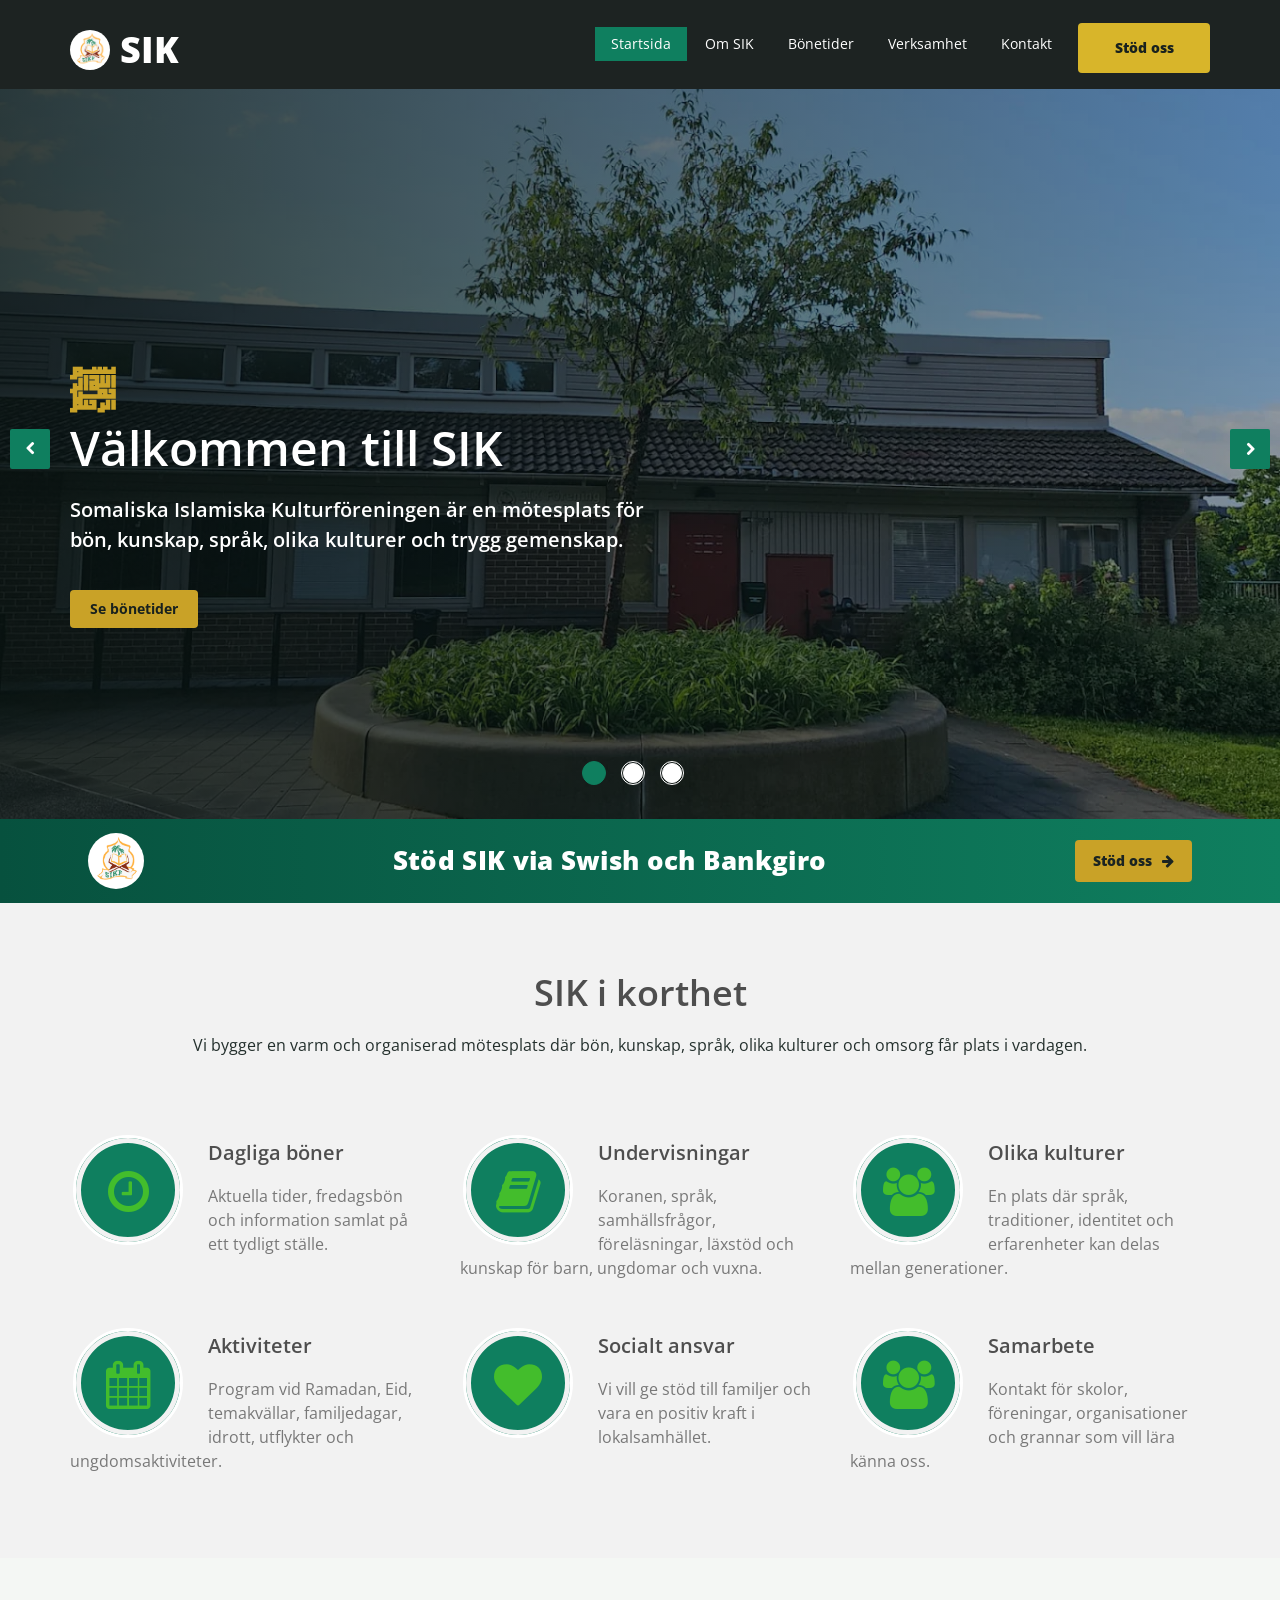
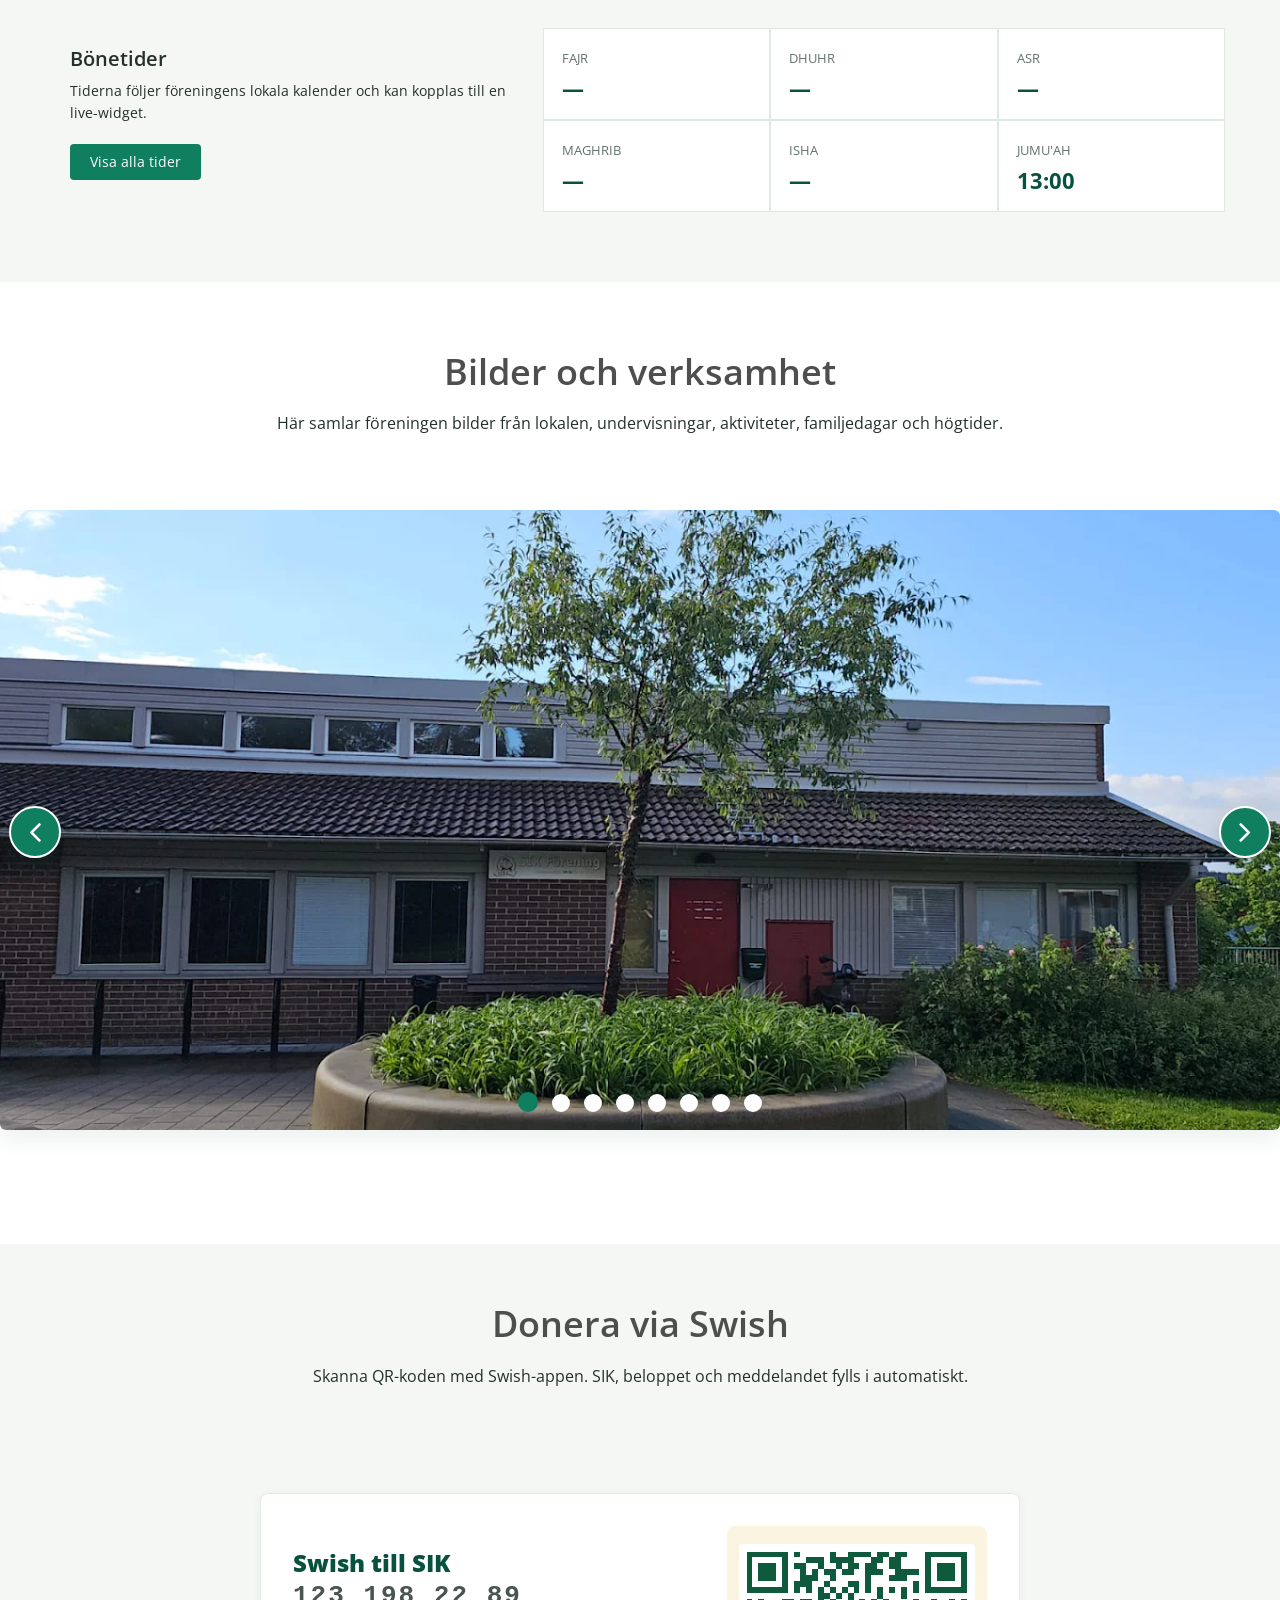
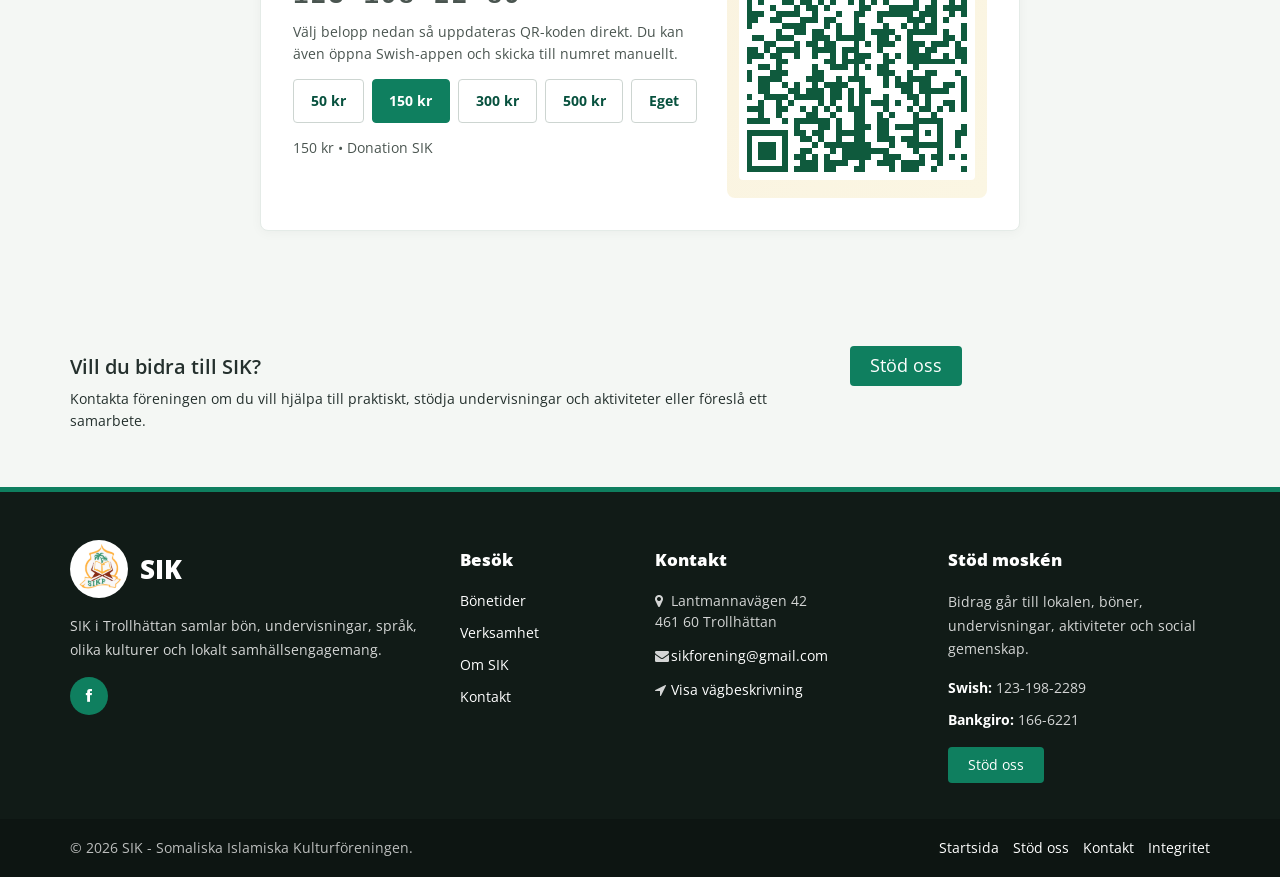
<file: index.html>
<!DOCTYPE html>
<html lang="sv">
<head>
<meta charset="utf-8">
<meta name="viewport" content="width=device-width, initial-scale=1.0">
<meta name="description" content="SIK - Somaliska Islamiska Kulturföreningen, en mötesplats för bön, undervisningar, språk, olika kulturer och gemenskap.">
<title>SIK | Somaliska Islamiska Kulturföreningen</title>
<link href="css/bootstrap.min.css" rel="stylesheet">
<link href="css/font-awesome.min.css" rel="stylesheet">
<link href="css/animate.min.css" rel="stylesheet">
<link href="css/main.css" rel="stylesheet">
<link href="css/responsive.css" rel="stylesheet">
<link href="css/custom.css" rel="stylesheet">
<link rel="shortcut icon" href="images/ico/favicon.ico">
<meta property="og:type" content="website">
<meta property="og:locale" content="sv_SE">
<meta property="og:site_name" content="SIK - Somaliska Islamiska Kulturföreningen">
<meta property="og:title" content="SIK | Somaliska Islamiska Kulturföreningen">
<meta property="og:description" content="SIK - Somaliska Islamiska Kulturföreningen i Trollhättan: bön, undervisningar, språk, olika kulturer och gemenskap.">
<meta property="og:url" content="https://sikforening.se/">
<meta property="og:image" content="https://sikforening.se/images/sik-real/facebook-profile.png">
<meta name="twitter:card" content="summary_large_image">
<meta name="twitter:title" content="SIK | Somaliska Islamiska Kulturföreningen">
<meta name="twitter:description" content="SIK - Somaliska Islamiska Kulturföreningen i Trollhättan: bön, undervisningar, språk, olika kulturer och gemenskap.">
<meta name="twitter:image" content="https://sikforening.se/images/sik-real/facebook-profile.png">
<link rel="canonical" href="https://sikforening.se/">
<script type="application/ld+json">
{
  "@context": "https://schema.org",
  "@type": "ReligiousOrganization",
  "name": "Somaliska Islamiska Kulturföreningen",
  "alternateName": "SIK",
  "url": "https://sikforening.se/",
  "logo": "https://sikforening.se/images/sik-real/facebook-profile.png",
  "image": "https://sikforening.se/images/sik-real/moske-entre.webp",
  "description": "SIK är en kulturförening i Trollhättan med fokus på bön, undervisningar, språk, olika kulturer och social gemenskap.",
  "address": {
    "@type": "PostalAddress",
    "streetAddress": "Lantmannavägen 42",
    "postalCode": "461 60",
    "addressLocality": "Trollhättan",
    "addressCountry": "SE"
  },
  "geo": {
    "@type": "GeoCoordinates",
    "latitude": 58.2837,
    "longitude": 12.2886
  },
  "email": "sikforening@gmail.com",
  "sameAs": [
    "https://www.facebook.com/Masjidka"
  ],
  "areaServed": {
    "@type": "City",
    "name": "Trollhättan"
  }
}
</script>
</head>
<body class="homepage sik-site">
<a class="sik-skip-link" href="#main-slider">Hoppa till huvudinnehållet</a>
<header id="header">
<nav class="navbar navbar-inverse" role="banner">
<div class="container">
<div class="navbar-header">
<button type="button" class="navbar-toggle" data-toggle="collapse" data-target=".navbar-collapse">
<span class="sr-only">Visa meny</span>
<span class="icon-bar"></span>
<span class="icon-bar"></span>
<span class="icon-bar"></span>
</button>
<a class="navbar-brand brand-text" href="index.html"><img src="images/sik-real/facebook-profile.png" alt="SIK logotyp" class="brand-logo"><span>SIK</span></a>
</div>
<div class="collapse navbar-collapse navbar-right">
<ul class="nav navbar-nav">
<li class="active"><a href="index.html">Startsida</a></li>
<li><a href="about-us.html">Om SIK</a></li>
<li><a href="prayers.html">Bönetider</a></li>
<li><a href="portfolio.html">Verksamhet</a></li>

<li><a href="contact-us.html">Kontakt</a></li>
<li class="nav-cta nav-cta-support"><a href="stod-oss.html">Stöd oss</a></li><li class="nav-cta nav-cta-donor"><a href="stod-oss.html#donor-flow">Bli månadsgivare</a></li></ul>
</div>
</div>
</nav>
</header>

<section id="main-slider" class="no-margin">
<div id="main-slider-carousel" class="carousel slide" data-ride="carousel" data-interval="5000">
<ol class="carousel-indicators">
<li data-target="#main-slider-carousel" data-slide-to="0" class="active"></li>
<li data-target="#main-slider-carousel" data-slide-to="1"></li>
<li data-target="#main-slider-carousel" data-slide-to="2"></li>
</ol>
<div class="carousel-inner">
<div class="item active" style="background-image:url(images/sik-real/moske-entre.webp)">
<div class="container">
<div class="row slide-margin">
<div class="col-sm-7">
<div class="carousel-content">
<p class="hero-kicker animation animated-item-1">﷽</p>
<h1 class="animation animated-item-2">Välkommen till SIK</h1>
<h2 class="animation animated-item-3">Somaliska Islamiska Kulturföreningen är en mötesplats för bön, kunskap, språk, olika kulturer och trygg gemenskap.</h2>
<a class="btn-slide animation animated-item-4" href="prayers.html">Se bönetider</a>
</div>
</div>
</div>
</div>
</div>
<div class="item" style="background-image:url(images/portfolio/Folket_ber.jpg)">
<div class="container">
<div class="row slide-margin">
<div class="col-sm-7">
<div class="carousel-content">
<p class="hero-kicker animation animated-item-1">Gemenskap</p>
<h1 class="animation animated-item-2">Kunskap, kultur och gemenskap</h1>
<h2 class="animation animated-item-3">Vi stärker språk, bildning, kulturarv och samhällsgemenskap genom undervisningar, familjeaktiviteter och socialt stöd.</h2>
<a class="btn-slide animation animated-item-4" href="portfolio.html">Utforska verksamheten</a>
</div>
</div>
</div>
</div>
</div>
<div class="item" style="background-image:url(images/portfolio/Eid_tillsammans.jpg)">
<div class="container">
<div class="row slide-margin">
<div class="col-sm-7">
<div class="carousel-content">
<p class="hero-kicker animation animated-item-1">Besök oss</p>
<h1 class="animation animated-item-2">Öppet för familjer och lokalsamhället</h1>
<h2 class="animation animated-item-3">Kontakta oss om du vill veta mer, bidra frivilligt, samarbeta eller besöka föreningen.</h2>
<a class="btn-slide animation animated-item-4" href="contact-us.html">Kontakta SIK</a>
</div>
</div>
</div>
</div>
</div>
</div>
</div>
<a class="prev hidden-xs" href="#main-slider-carousel" data-slide="prev"><i class="fa fa-chevron-left"></i></a>
<a class="next hidden-xs" href="#main-slider-carousel" data-slide="next"><i class="fa fa-chevron-right"></i></a>
</section>

<a class="sik-donor-banner" href="stod-oss.html#swish" aria-label="Stöd SIK via Swish eller Bankgiro">
<div class="container">
<span class="sik-donor-banner__logo"><img src="images/sik-real/facebook-profile.png" alt="SIK logotyp"></span>
<span class="sik-donor-banner__text">Stöd SIK via Swish och Bankgiro</span>
<span class="sik-donor-banner__cta">Stöd oss <i class="fa fa-arrow-right"></i></span>
</div>
</a>

<section id="feature" class="sik-intro">
<div class="container">
<div class="center wow fadeInDown">
<h2>SIK i korthet</h2>
<p class="lead">Vi bygger en varm och organiserad mötesplats där bön, kunskap, språk, olika kulturer och omsorg får plats i vardagen.</p>
</div>
<div class="row">
<div class="features">
<div class="col-md-4 col-sm-6 wow fadeInDown">
<div class="feature-wrap">
<i class="fa fa-clock-o"></i>
<h2>Dagliga böner</h2>
<h3>Aktuella tider, fredagsbön och information samlat på ett tydligt ställe.</h3>
</div>
</div>
<div class="col-md-4 col-sm-6 wow fadeInDown">
<div class="feature-wrap">
<i class="fa fa-book"></i>
<h2>Undervisningar</h2>
<h3>Koranen, språk, samhällsfrågor, föreläsningar, läxstöd och kunskap för barn, ungdomar och vuxna.</h3>
</div>
</div>
<div class="col-md-4 col-sm-6 wow fadeInDown">
<div class="feature-wrap">
<i class="fa fa-users"></i>
<h2>Olika kulturer</h2>
<h3>En plats där språk, traditioner, identitet och erfarenheter kan delas mellan generationer.</h3>
</div>
</div>
<div class="col-md-4 col-sm-6 wow fadeInDown">
<div class="feature-wrap">
<i class="fa fa-calendar"></i>
<h2>Aktiviteter</h2>
<h3>Program vid Ramadan, Eid, temakvällar, familjedagar, idrott, utflykter och ungdomsaktiviteter.</h3>
</div>
</div>
<div class="col-md-4 col-sm-6 wow fadeInDown">
<div class="feature-wrap">
<i class="fa fa-heart"></i>
<h2>Socialt ansvar</h2>
<h3>Vi vill ge stöd till familjer och vara en positiv kraft i lokalsamhället.</h3>
</div>
</div>
<div class="col-md-4 col-sm-6 wow fadeInDown">
<div class="feature-wrap">
<i class="fa fa-users"></i>
<h2>Samarbete</h2>
<h3>Kontakt för skolor, föreningar, organisationer och grannar som vill lära känna oss.</h3>
</div>
</div>
</div>
</div>
</div>
</section>

<section class="sik-prayer-band">
<div class="container">
<div class="row">
<div class="col-md-5">
<h2>Bönetider</h2>
<p>Tiderna följer föreningens lokala kalender och kan kopplas till en live-widget.</p>
<a class="btn btn-primary" href="prayers.html">Visa alla tider</a>
</div>
<div class="col-md-7">
<div class="row prayer-mini-grid">
<div class="col-xs-6 col-sm-4"><span>Fajr</span><strong data-prayer="Fajr">—</strong></div>
<div class="col-xs-6 col-sm-4"><span>Dhuhr</span><strong data-prayer="Dhuhr">—</strong></div>
<div class="col-xs-6 col-sm-4"><span>Asr</span><strong data-prayer="Asr">—</strong></div>
<div class="col-xs-6 col-sm-4"><span>Maghrib</span><strong data-prayer="Maghrib">—</strong></div>
<div class="col-xs-6 col-sm-4"><span>Isha</span><strong data-prayer="Isha">—</strong></div>
<div class="col-xs-6 col-sm-4"><span>Jumu'ah</span><strong>13:00</strong></div>
</div>
</div>
</div>
</div>
</section>

<section id="recent-works">
<div class="container">
<div class="center wow fadeInDown">
<h2>Bilder och verksamhet</h2>
<p class="lead">Här samlar föreningen bilder från lokalen, undervisningar, aktiviteter, familjedagar och högtider.</p>
</div>
<div id="home-gallery-carousel" class="carousel slide sik-image-carousel" data-ride="carousel" data-interval="4500">
<ol class="carousel-indicators sik-image-indicators">
<li data-target="#home-gallery-carousel" data-slide-to="0" class="active"></li>
<li data-target="#home-gallery-carousel" data-slide-to="1"></li>
<li data-target="#home-gallery-carousel" data-slide-to="2"></li>
<li data-target="#home-gallery-carousel" data-slide-to="3"></li>
<li data-target="#home-gallery-carousel" data-slide-to="4"></li>
<li data-target="#home-gallery-carousel" data-slide-to="5"></li>
<li data-target="#home-gallery-carousel" data-slide-to="6"></li>
<li data-target="#home-gallery-carousel" data-slide-to="7"></li>
</ol>
<div class="carousel-inner" role="listbox">
<div class="item active">
<div class="sik-carousel-card">
<div class="recent-work-wrap"><img class="img-responsive" src="images/sik-real/moske-entre.webp" alt="Entrén till SIK:s moské i Trollhättan"><div class="overlay"><div class="recent-work-inner"><h3><a href="portfolio.html">Moskéns entré</a></h3><p>SIK:s lokala mötesplats i Trollhättan.</p><a class="preview" href="images/sik-real/moske-entre.webp" rel="prettyPhoto"><i class="fa fa-eye"></i> Visa</a></div></div></div>
</div>
</div>
<div class="item">
<div class="sik-carousel-card">
<div class="recent-work-wrap"><img class="img-responsive" src="images/portfolio/Folket_ber.jpg" alt="Församlingen ber tillsammans"><div class="overlay"><div class="recent-work-inner"><h3><a href="portfolio.html">Bön och samling</a></h3><p>Gemensam bön och andlig ro.</p><a class="preview" href="images/portfolio/Folket_ber.jpg" rel="prettyPhoto"><i class="fa fa-eye"></i> Visa</a></div></div></div>
</div>
</div>
<div class="item">
<div class="sik-carousel-card">
<div class="recent-work-wrap"><img class="img-responsive" src="images/portfolio/Undervisningar.jpg" alt="Undervisning och föreläsning i lokalen"><div class="overlay"><div class="recent-work-inner"><h3><a href="portfolio.html">Kunskap</a></h3><p>Koranen, islam och föreläsningar.</p><a class="preview" href="images/portfolio/Undervisningar.jpg" rel="prettyPhoto"><i class="fa fa-eye"></i> Visa</a></div></div></div>
</div>
</div>
<div class="item">
<div class="sik-carousel-card">
<div class="recent-work-wrap"><img class="img-responsive" src="images/portfolio/Iftar_tillsammans.jpg" alt="Iftar tillsammans i föreningen"><div class="overlay"><div class="recent-work-inner"><h3><a href="portfolio.html">Gemenskap</a></h3><p>Iftar, Eid och familjeprogram.</p><a class="preview" href="images/portfolio/Iftar_tillsammans.jpg" rel="prettyPhoto"><i class="fa fa-eye"></i> Visa</a></div></div></div>
</div>
</div>
<div class="item">
<div class="sik-carousel-card">
<div class="recent-work-wrap"><img class="img-responsive" src="images/portfolio/Eid_tillsammans.jpg" alt="Eid tillsammans"><div class="overlay"><div class="recent-work-inner"><h3><a href="portfolio.html">Eid tillsammans</a></h3><p>Högtid, glädje och gemenskap.</p><a class="preview" href="images/portfolio/Eid_tillsammans.jpg" rel="prettyPhoto"><i class="fa fa-eye"></i> Visa</a></div></div></div>
</div>
</div>
<div class="item">
<div class="sik-carousel-card">
<div class="recent-work-wrap"><img class="img-responsive" src="images/portfolio/Aktivet_med_barnen.jpg" alt="Aktivitet med barnen"><div class="overlay"><div class="recent-work-inner"><h3><a href="portfolio.html">Barnaktiviteter</a></h3><p>Lärande och trygg gemenskap.</p><a class="preview" href="images/portfolio/Aktivet_med_barnen.jpg" rel="prettyPhoto"><i class="fa fa-eye"></i> Visa</a></div></div></div>
</div>
</div>
<div class="item">
<div class="sik-carousel-card">
<div class="recent-work-wrap"><img class="img-responsive" src="images/portfolio/Bussen_till_djurparken.jpg" alt="Bussen till djurparken"><div class="overlay"><div class="recent-work-inner"><h3><a href="portfolio.html">Utflykter</a></h3><p>Aktiviteter utanför lokalen.</p><a class="preview" href="images/portfolio/Bussen_till_djurparken.jpg" rel="prettyPhoto"><i class="fa fa-eye"></i> Visa</a></div></div></div>
</div>
</div>
<div class="item">
<div class="sik-carousel-card">
<div class="recent-work-wrap"><img class="img-responsive" src="images/portfolio/Fotball_turnering_vinnarna.jpg" alt="Vinnarna i fotbollsturneringen"><div class="overlay"><div class="recent-work-inner"><h3><a href="portfolio.html">Fotbollsturnering</a></h3><p>Ungdomar, laganda och priser.</p><a class="preview" href="images/portfolio/Fotball_turnering_vinnarna.jpg" rel="prettyPhoto"><i class="fa fa-eye"></i> Visa</a></div></div></div>
</div>
</div>
</div>
<a class="left carousel-control" href="#home-gallery-carousel" data-slide="prev" aria-label="Föregående bild"><i class="fa fa-angle-left"></i></a>
<a class="right carousel-control" href="#home-gallery-carousel" data-slide="next" aria-label="Nästa bild"><i class="fa fa-angle-right"></i></a>
</div>
</div>
</section>

<section class="sik-swish-section">
<div class="container">
<div class="center wow fadeInDown">
<h2>Donera via Swish</h2>
<p class="lead">Skanna QR-koden med Swish-appen. SIK, beloppet och meddelandet fylls i automatiskt.</p>
</div>
<div class="sik-swish-widget">
<div class="sik-swish-info">
<h3>Swish till SIK</h3>
<p class="sik-swish-number">123 198 22 89</p>
<p>Välj belopp nedan så uppdateras QR-koden direkt. Du kan även öppna Swish-appen och skicka till numret manuellt.</p>
<div class="sik-swish-amounts">
<button type="button" class="sik-swish-amount" data-amount="50">50 kr</button>
<button type="button" class="sik-swish-amount active" data-amount="150">150 kr</button>
<button type="button" class="sik-swish-amount" data-amount="300">300 kr</button>
<button type="button" class="sik-swish-amount" data-amount="500">500 kr</button>
<button type="button" class="sik-swish-amount" data-amount="custom">Eget</button>
</div>
<div class="sik-swish-custom-wrap" style="display:none">
<input type="number" class="sik-swish-custom form-control" placeholder="Ange belopp i kr" min="1" step="1">
</div>
<p class="sik-swish-summary">150 kr • Donation SIK</p>
</div>
<div class="sik-swish-qr-wrap">
<div class="sik-swish-qr" aria-label="Swish QR-kod"></div>
</div>
</div>
</div>
</section>

<section class="sik-cta">
<div class="container">
<div class="row">
<div class="col-md-8">
<h2>Vill du bidra till SIK?</h2>
<p>Kontakta föreningen om du vill hjälpa till praktiskt, stödja undervisningar och aktiviteter eller föreslå ett samarbete.</p>
</div>
<div class="col-md-4 text-md-right">
<a class="btn btn-primary btn-lg" href="stod-oss.html">Stöd oss</a>
</div>
</div>
</div>
</section>

<footer id="footer" class="sik-site-footer">
<div class="sik-footer-main">
<div class="container">
<div class="row">
<div class="col-md-4 col-sm-6 sik-footer-brand">
<a class="sik-footer-logo" href="index.html"><img src="images/sik-real/facebook-profile.png" alt="SIK logotyp"><span>SIK</span></a>
<p>SIK i Trollhättan samlar bön, undervisningar, språk, olika kulturer och lokalt samhällsengagemang.</p>
<div class="sik-footer-social"><a href="https://www.facebook.com/Masjidka" target="_blank" rel="noopener" aria-label="SIK på Facebook"><i class="fa fa-facebook"></i></a></div>
</div>
<div class="col-md-2 col-sm-6 sik-footer-links">
<h3>Besök</h3>
<ul>
<li><a href="prayers.html">Bönetider</a></li>
<li><a href="portfolio.html">Verksamhet</a></li>
<li><a href="about-us.html">Om SIK</a></li>
<li><a href="contact-us.html">Kontakt</a></li>
</ul>
</div>
<div class="col-md-3 col-sm-6 sik-footer-contact">
<h3>Kontakt</h3>
<ul>
<li><i class="fa fa-map-marker"></i><span>Lantmannavägen 42<br>461 60 Trollhättan</span></li>
<li><i class="fa fa-envelope"></i><a href="mailto:sikforening@gmail.com">sikforening@gmail.com</a></li>
<li><i class="fa fa-location-arrow"></i><a href="https://www.google.com/maps/search/?api=1&query=Lantmannav%C3%A4gen%2042%2C%20461%2060%20Trollh%C3%A4ttan" target="_blank" rel="noopener">Visa vägbeskrivning</a></li>
</ul>
</div>
<div class="col-md-3 col-sm-6 sik-footer-support">
<h3>Stöd moskén</h3>
<p>Bidrag går till lokalen, böner, undervisningar, aktiviteter och social gemenskap.</p>
<ul>
<li><strong>Swish:</strong> 123-198-2289</li>
<li><strong>Bankgiro:</strong> 166-6221</li>
</ul>
<a class="btn btn-primary" href="stod-oss.html">Stöd oss</a>
</div>
</div>
</div>
</div>
<div class="sik-footer-bottom">
<div class="container">
<div class="row">
<div class="col-sm-6">&copy; 2026 SIK - Somaliska Islamiska Kulturföreningen.</div>
<div class="col-sm-6"><ul class="sik-footer-mini"><li><a href="index.html">Startsida</a></li><li><a href="stod-oss.html">Stöd oss</a></li><li><a href="contact-us.html">Kontakt</a></li><li><a href="integritetspolicy.html">Integritet</a></li></ul></div>
</div>
</div>
</div>
</footer>

<script src="js/jquery.js"></script>
<script src="js/bootstrap.min.js"></script>
<script src="js/jquery.isotope.min.js"></script>
<script src="js/main.js"></script>
<script src="js/wow.min.js"></script>
<script src="js/qrcode.min.js"></script>
<script src="js/sik-swish.js"></script>
<script src="js/sik-prayer-times.js"></script>
</body>
</html>
</file>
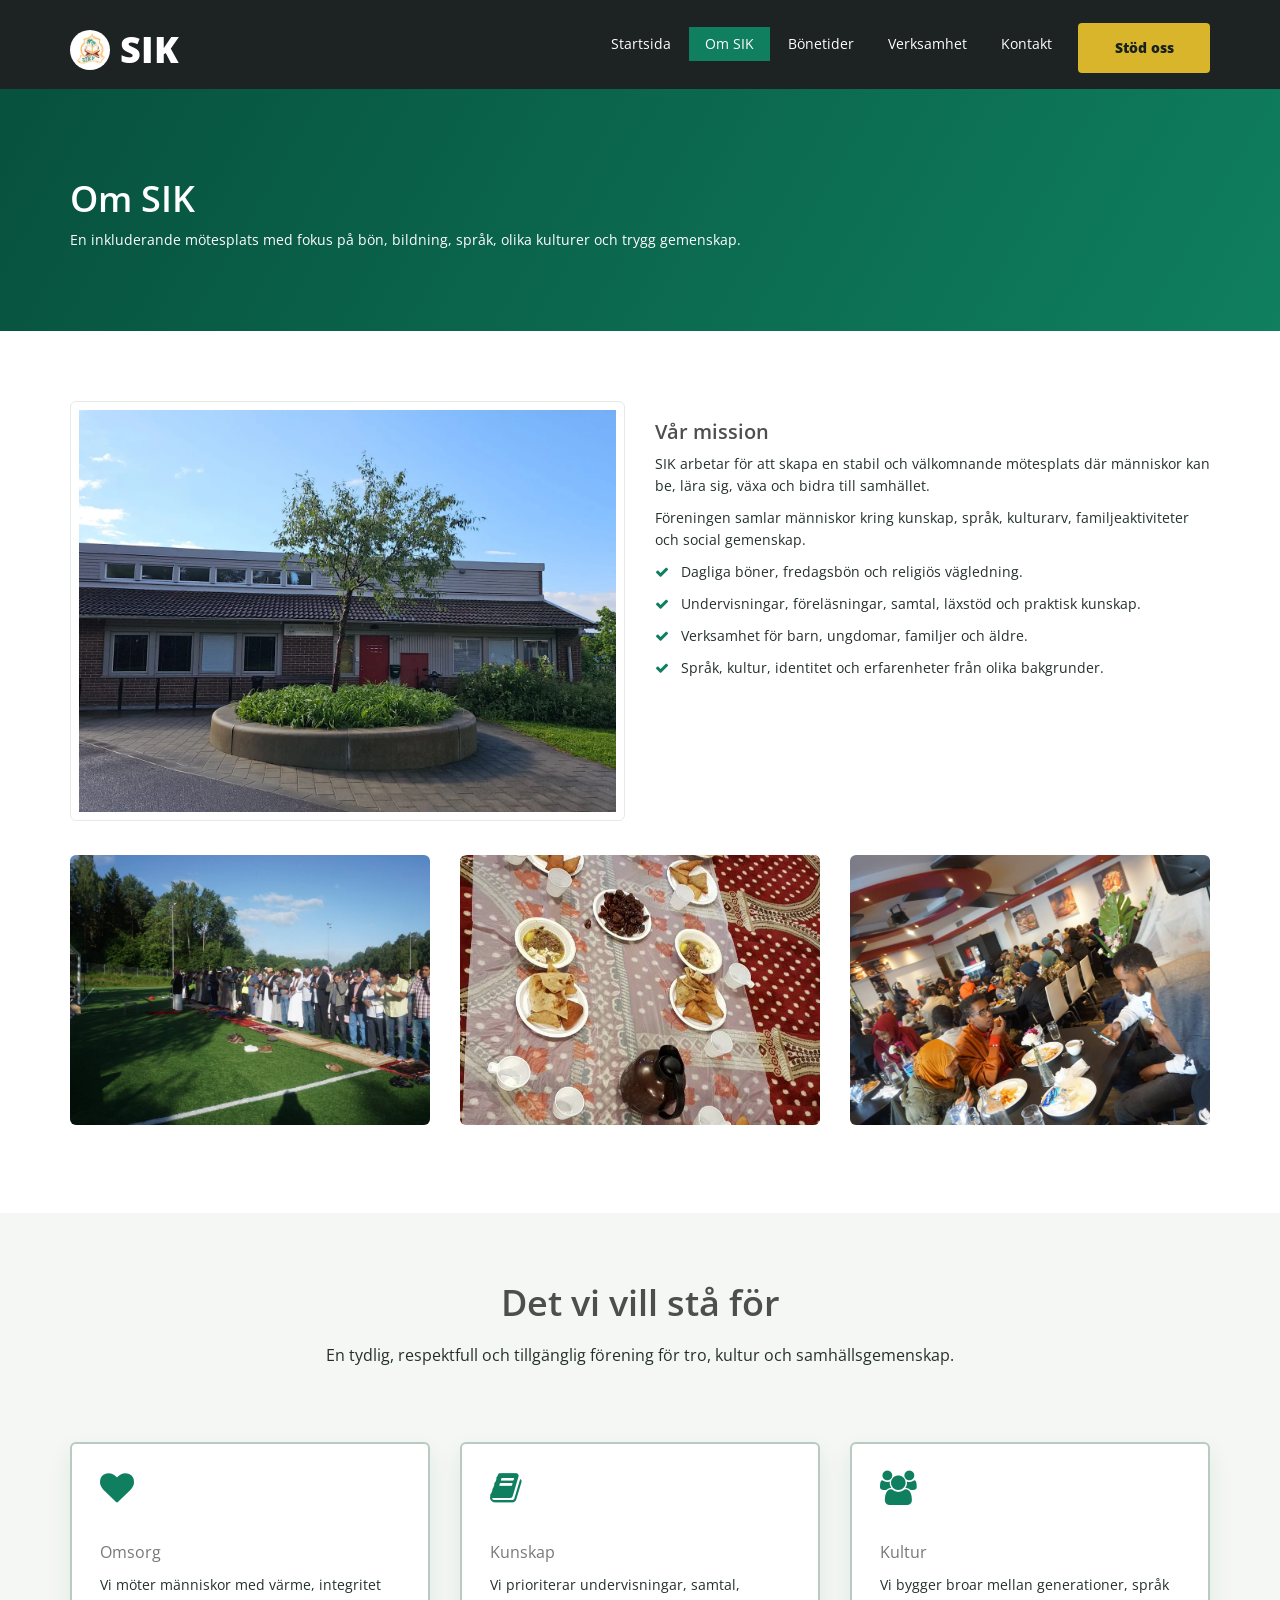
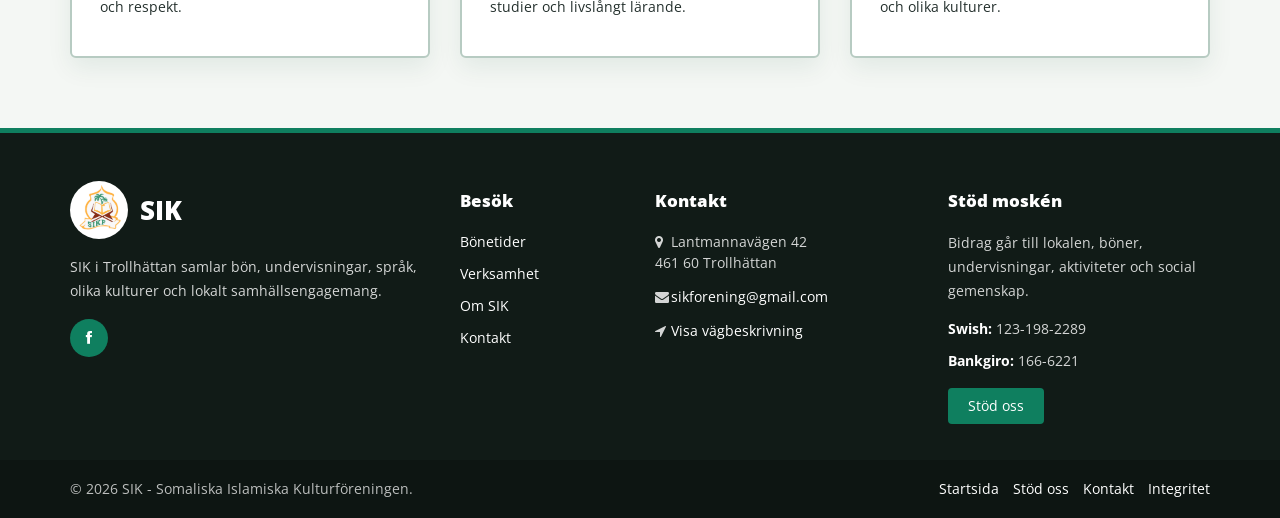
<file: about-us.html>
<!DOCTYPE html>
<html lang="sv">
<head>
<meta charset="utf-8">
<meta name="viewport" content="width=device-width, initial-scale=1.0">
<meta name="description" content="Om SIK - Somaliska Islamiska Kulturföreningen.">
<title>Om Somaliska Islamiska Kulturföreningen | SIK</title>
<link href="css/bootstrap.min.css" rel="stylesheet">
<link href="css/font-awesome.min.css" rel="stylesheet">
<link href="css/animate.min.css" rel="stylesheet">
<link href="css/main.css" rel="stylesheet">
<link href="css/responsive.css" rel="stylesheet">
<link href="css/custom.css" rel="stylesheet">
<meta property="og:type" content="website">
<meta property="og:locale" content="sv_SE">
<meta property="og:site_name" content="SIK - Somaliska Islamiska Kulturföreningen">
<meta property="og:title" content="Om SIK | Somaliska Islamiska Kulturföreningen">
<meta property="og:description" content="Om Somaliska Islamiska Kulturföreningen i Trollhättan — mission, värden och verksamhet.">
<meta property="og:url" content="https://sikforening.se/about-us.html">
<meta property="og:image" content="https://sikforening.se/images/sik-real/facebook-profile.png">
<meta name="twitter:card" content="summary_large_image">
<meta name="twitter:title" content="Om SIK | Somaliska Islamiska Kulturföreningen">
<meta name="twitter:description" content="Om Somaliska Islamiska Kulturföreningen i Trollhättan — mission, värden och verksamhet.">
<meta name="twitter:image" content="https://sikforening.se/images/sik-real/facebook-profile.png">
<link rel="canonical" href="https://sikforening.se/about-us.html">
</head>
<body class="sik-site">
<a class="sik-skip-link" href="#main-content">Hoppa till huvudinnehållet</a>
<header id="header">
<nav class="navbar navbar-inverse" role="banner"><div class="container"><div class="navbar-header"><button type="button" class="navbar-toggle" data-toggle="collapse" data-target=".navbar-collapse"><span class="sr-only">Visa meny</span><span class="icon-bar"></span><span class="icon-bar"></span><span class="icon-bar"></span></button><a class="navbar-brand brand-text" href="index.html"><img src="images/sik-real/facebook-profile.png" alt="SIK logotyp" class="brand-logo"><span>SIK</span></a></div><div class="collapse navbar-collapse navbar-right"><ul class="nav navbar-nav"><li><a href="index.html">Startsida</a></li><li class="active"><a href="about-us.html">Om SIK</a></li><li><a href="prayers.html">Bönetider</a></li><li><a href="portfolio.html">Verksamhet</a></li><li><a href="contact-us.html">Kontakt</a></li><li class="nav-cta nav-cta-support"><a href="stod-oss.html">Stöd oss</a></li><li class="nav-cta nav-cta-donor"><a href="stod-oss.html#donor-flow">Bli månadsgivare</a></li></ul></div></div></nav>
</header>

<section id="main-content" class="page-title">
<div class="container">
<h1>Om SIK</h1>
<p>En inkluderande mötesplats med fokus på bön, bildning, språk, olika kulturer och trygg gemenskap.</p>
</div>
</section>

<section class="about-page">
<div class="container">
<div class="row">
<div class="col-md-6">
<img src="images/sik-real/moske-entre.webp" class="img-responsive rounded-media real-association-photo" alt="Entrén till SIK:s moské i Trollhättan">
</div>
<div class="col-md-6">
<h2>Vår mission</h2>
<p>SIK arbetar för att skapa en stabil och välkomnande mötesplats där människor kan be, lära sig, växa och bidra till samhället.</p>
<p>Föreningen samlar människor kring kunskap, språk, kulturarv, familjeaktiviteter och social gemenskap.</p>
<div class="sik-check-list">
<p><i class="fa fa-check"></i> Dagliga böner, fredagsbön och religiös vägledning.</p>
<p><i class="fa fa-check"></i> Undervisningar, föreläsningar, samtal, läxstöd och praktisk kunskap.</p>
<p><i class="fa fa-check"></i> Verksamhet för barn, ungdomar, familjer och äldre.</p>
<p><i class="fa fa-check"></i> Språk, kultur, identitet och erfarenheter från olika bakgrunder.</p>
</div>
</div>
</div>
<div class="row sik-story-strip">
<div class="col-sm-4"><img src="images/portfolio/Folket_ber.jpg" class="img-responsive" alt="Församlingen ber tillsammans"></div>
<div class="col-sm-4"><img src="images/portfolio/Iftar_tillsammans.jpg" class="img-responsive" alt="Iftar tillsammans"></div>
<div class="col-sm-4"><img src="images/portfolio/Eid_tillsammans.jpg" class="img-responsive" alt="Eid tillsammans"></div>
</div>
</div>
</section>

<section class="values-section">
<div class="container">
<div class="center"><h2>Det vi vill stå för</h2><p class="lead">En tydlig, respektfull och tillgänglig förening för tro, kultur och samhällsgemenskap.</p></div>
<div class="row">
<div class="col-sm-4"><div class="value-card"><i class="fa fa-heart"></i><h3>Omsorg</h3><p>Vi möter människor med värme, integritet och respekt.</p></div></div>
<div class="col-sm-4"><div class="value-card"><i class="fa fa-book"></i><h3>Kunskap</h3><p>Vi prioriterar undervisningar, samtal, studier och livslångt lärande.</p></div></div>
<div class="col-sm-4"><div class="value-card"><i class="fa fa-users"></i><h3>Kultur</h3><p>Vi bygger broar mellan generationer, språk och olika kulturer.</p></div></div>
</div>
</div>
</section>

<footer id="footer" class="sik-site-footer">
<div class="sik-footer-main">
<div class="container">
<div class="row">
<div class="col-md-4 col-sm-6 sik-footer-brand">
<a class="sik-footer-logo" href="index.html"><img src="images/sik-real/facebook-profile.png" alt="SIK logotyp"><span>SIK</span></a>
<p>SIK i Trollhättan samlar bön, undervisningar, språk, olika kulturer och lokalt samhällsengagemang.</p>
<div class="sik-footer-social"><a href="https://www.facebook.com/Masjidka" target="_blank" rel="noopener" aria-label="SIK på Facebook"><i class="fa fa-facebook"></i></a></div>
</div>
<div class="col-md-2 col-sm-6 sik-footer-links">
<h3>Besök</h3>
<ul>
<li><a href="prayers.html">Bönetider</a></li>
<li><a href="portfolio.html">Verksamhet</a></li>
<li><a href="about-us.html">Om SIK</a></li>
<li><a href="contact-us.html">Kontakt</a></li>
</ul>
</div>
<div class="col-md-3 col-sm-6 sik-footer-contact">
<h3>Kontakt</h3>
<ul>
<li><i class="fa fa-map-marker"></i><span>Lantmannavägen 42<br>461 60 Trollhättan</span></li>
<li><i class="fa fa-envelope"></i><a href="mailto:sikforening@gmail.com">sikforening@gmail.com</a></li>
<li><i class="fa fa-location-arrow"></i><a href="https://www.google.com/maps/search/?api=1&query=Lantmannav%C3%A4gen%2042%2C%20461%2060%20Trollh%C3%A4ttan" target="_blank" rel="noopener">Visa vägbeskrivning</a></li>
</ul>
</div>
<div class="col-md-3 col-sm-6 sik-footer-support">
<h3>Stöd moskén</h3>
<p>Bidrag går till lokalen, böner, undervisningar, aktiviteter och social gemenskap.</p>
<ul>
<li><strong>Swish:</strong> 123-198-2289</li>
<li><strong>Bankgiro:</strong> 166-6221</li>
</ul>
<a class="btn btn-primary" href="stod-oss.html">Stöd oss</a>
</div>
</div>
</div>
</div>
<div class="sik-footer-bottom">
<div class="container">
<div class="row">
<div class="col-sm-6">&copy; 2026 SIK - Somaliska Islamiska Kulturföreningen.</div>
<div class="col-sm-6"><ul class="sik-footer-mini"><li><a href="index.html">Startsida</a></li><li><a href="stod-oss.html">Stöd oss</a></li><li><a href="contact-us.html">Kontakt</a></li><li><a href="integritetspolicy.html">Integritet</a></li></ul></div>
</div>
</div>
</div>
</footer>
<script src="js/jquery.js"></script><script src="js/bootstrap.min.js"></script><script src="js/main.js"></script>
</body>
</html>
</file>
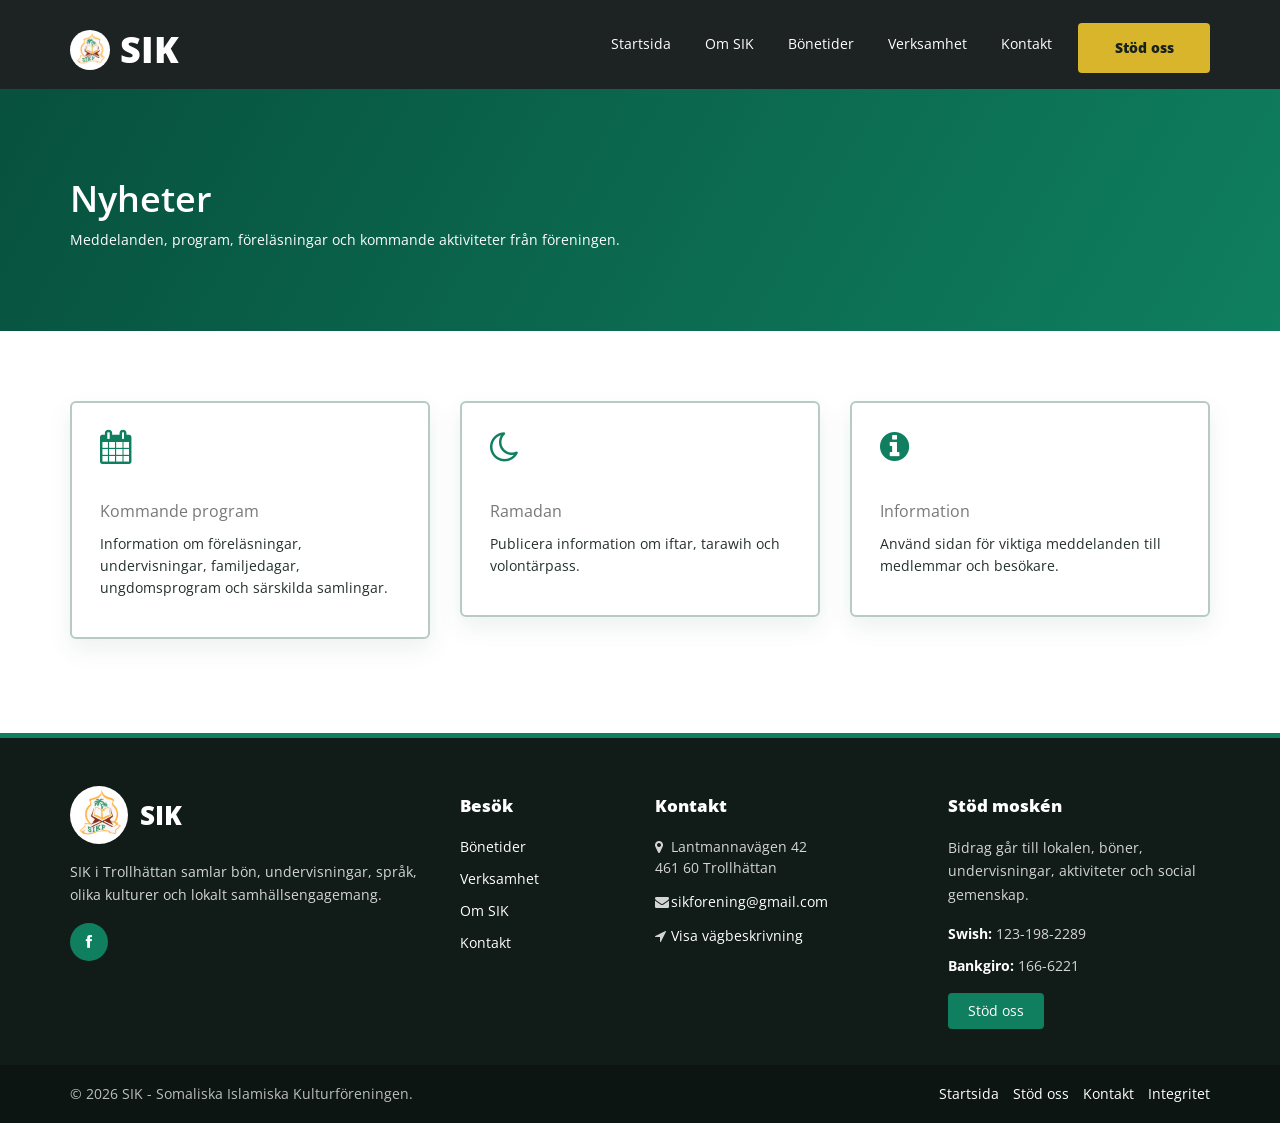
<file: blog.html>
<!DOCTYPE html>
<html lang="sv">
<head>
<meta charset="utf-8">
<meta name="viewport" content="width=device-width, initial-scale=1.0">
<meta name="description" content="Nyheter och information från SIK - Somaliska Islamiska Kulturföreningen.">
<title>Nyheter | SIK</title>
<link href="css/bootstrap.min.css" rel="stylesheet">
<link href="css/font-awesome.min.css" rel="stylesheet">
<link href="css/main.css" rel="stylesheet">
<link href="css/responsive.css" rel="stylesheet">
<link href="css/custom.css" rel="stylesheet">
<meta property="og:type" content="website">
<meta property="og:locale" content="sv_SE">
<meta property="og:site_name" content="SIK - Somaliska Islamiska Kulturföreningen">
<meta property="og:title" content="Nyheter | SIK Trollhättan">
<meta property="og:description" content="Nyheter och program från Somaliska Islamiska Kulturföreningen i Trollhättan.">
<meta property="og:url" content="https://sikforening.se/blog.html">
<meta property="og:image" content="https://sikforening.se/images/sik-real/facebook-profile.png">
<meta name="twitter:card" content="summary_large_image">
<meta name="twitter:title" content="Nyheter | SIK Trollhättan">
<meta name="twitter:description" content="Nyheter och program från Somaliska Islamiska Kulturföreningen i Trollhättan.">
<meta name="twitter:image" content="https://sikforening.se/images/sik-real/facebook-profile.png">
<link rel="canonical" href="https://sikforening.se/blog.html">
</head>
<body class="sik-site">
<a class="sik-skip-link" href="#main-content">Hoppa till huvudinnehållet</a>
<header id="header">
<nav class="navbar navbar-inverse" role="banner"><div class="container"><div class="navbar-header"><button type="button" class="navbar-toggle" data-toggle="collapse" data-target=".navbar-collapse"><span class="sr-only">Visa meny</span><span class="icon-bar"></span><span class="icon-bar"></span><span class="icon-bar"></span></button><a class="navbar-brand brand-text" href="index.html"><img src="images/sik-real/facebook-profile.png" alt="SIK logotyp" class="brand-logo"><span>SIK</span></a></div><div class="collapse navbar-collapse navbar-right"><ul class="nav navbar-nav"><li><a href="index.html">Startsida</a></li><li><a href="about-us.html">Om SIK</a></li><li><a href="prayers.html">Bönetider</a></li><li><a href="portfolio.html">Verksamhet</a></li><li><a href="contact-us.html">Kontakt</a></li><li class="nav-cta nav-cta-support"><a href="stod-oss.html">Stöd oss</a></li><li class="nav-cta nav-cta-donor"><a href="stod-oss.html#donor-flow">Bli månadsgivare</a></li></ul></div></div></nav>
</header>
<section id="main-content" class="page-title"><div class="container"><h1>Nyheter</h1><p>Meddelanden, program, föreläsningar och kommande aktiviteter från föreningen.</p></div></section>
<section class="activity-section">
<div class="container">
<div class="row">
<div class="col-md-4"><div class="activity-card"><i class="fa fa-calendar"></i><h3>Kommande program</h3><p>Information om föreläsningar, undervisningar, familjedagar, ungdomsprogram och särskilda samlingar.</p></div></div>
<div class="col-md-4"><div class="activity-card"><i class="fa fa-moon-o"></i><h3>Ramadan</h3><p>Publicera information om iftar, tarawih och volontärpass.</p></div></div>
<div class="col-md-4"><div class="activity-card"><i class="fa fa-info-circle"></i><h3>Information</h3><p>Använd sidan för viktiga meddelanden till medlemmar och besökare.</p></div></div>
</div>
</div>
</section>
<footer id="footer" class="sik-site-footer">
<div class="sik-footer-main">
<div class="container">
<div class="row">
<div class="col-md-4 col-sm-6 sik-footer-brand">
<a class="sik-footer-logo" href="index.html"><img src="images/sik-real/facebook-profile.png" alt="SIK logotyp"><span>SIK</span></a>
<p>SIK i Trollhättan samlar bön, undervisningar, språk, olika kulturer och lokalt samhällsengagemang.</p>
<div class="sik-footer-social"><a href="https://www.facebook.com/Masjidka" target="_blank" rel="noopener" aria-label="SIK på Facebook"><i class="fa fa-facebook"></i></a></div>
</div>
<div class="col-md-2 col-sm-6 sik-footer-links">
<h3>Besök</h3>
<ul>
<li><a href="prayers.html">Bönetider</a></li>
<li><a href="portfolio.html">Verksamhet</a></li>
<li><a href="about-us.html">Om SIK</a></li>
<li><a href="contact-us.html">Kontakt</a></li>
</ul>
</div>
<div class="col-md-3 col-sm-6 sik-footer-contact">
<h3>Kontakt</h3>
<ul>
<li><i class="fa fa-map-marker"></i><span>Lantmannavägen 42<br>461 60 Trollhättan</span></li>
<li><i class="fa fa-envelope"></i><a href="mailto:sikforening@gmail.com">sikforening@gmail.com</a></li>
<li><i class="fa fa-location-arrow"></i><a href="https://www.google.com/maps/search/?api=1&query=Lantmannav%C3%A4gen%2042%2C%20461%2060%20Trollh%C3%A4ttan" target="_blank" rel="noopener">Visa vägbeskrivning</a></li>
</ul>
</div>
<div class="col-md-3 col-sm-6 sik-footer-support">
<h3>Stöd moskén</h3>
<p>Bidrag går till lokalen, böner, undervisningar, aktiviteter och social gemenskap.</p>
<ul>
<li><strong>Swish:</strong> 123-198-2289</li>
<li><strong>Bankgiro:</strong> 166-6221</li>
</ul>
<a class="btn btn-primary" href="stod-oss.html">Stöd oss</a>
</div>
</div>
</div>
</div>
<div class="sik-footer-bottom">
<div class="container">
<div class="row">
<div class="col-sm-6">&copy; 2026 SIK - Somaliska Islamiska Kulturföreningen.</div>
<div class="col-sm-6"><ul class="sik-footer-mini"><li><a href="index.html">Startsida</a></li><li><a href="stod-oss.html">Stöd oss</a></li><li><a href="contact-us.html">Kontakt</a></li><li><a href="integritetspolicy.html">Integritet</a></li></ul></div>
</div>
</div>
</div>
</footer>
<script src="js/jquery.js"></script><script src="js/bootstrap.min.js"></script>
</body>
</html>
</file>
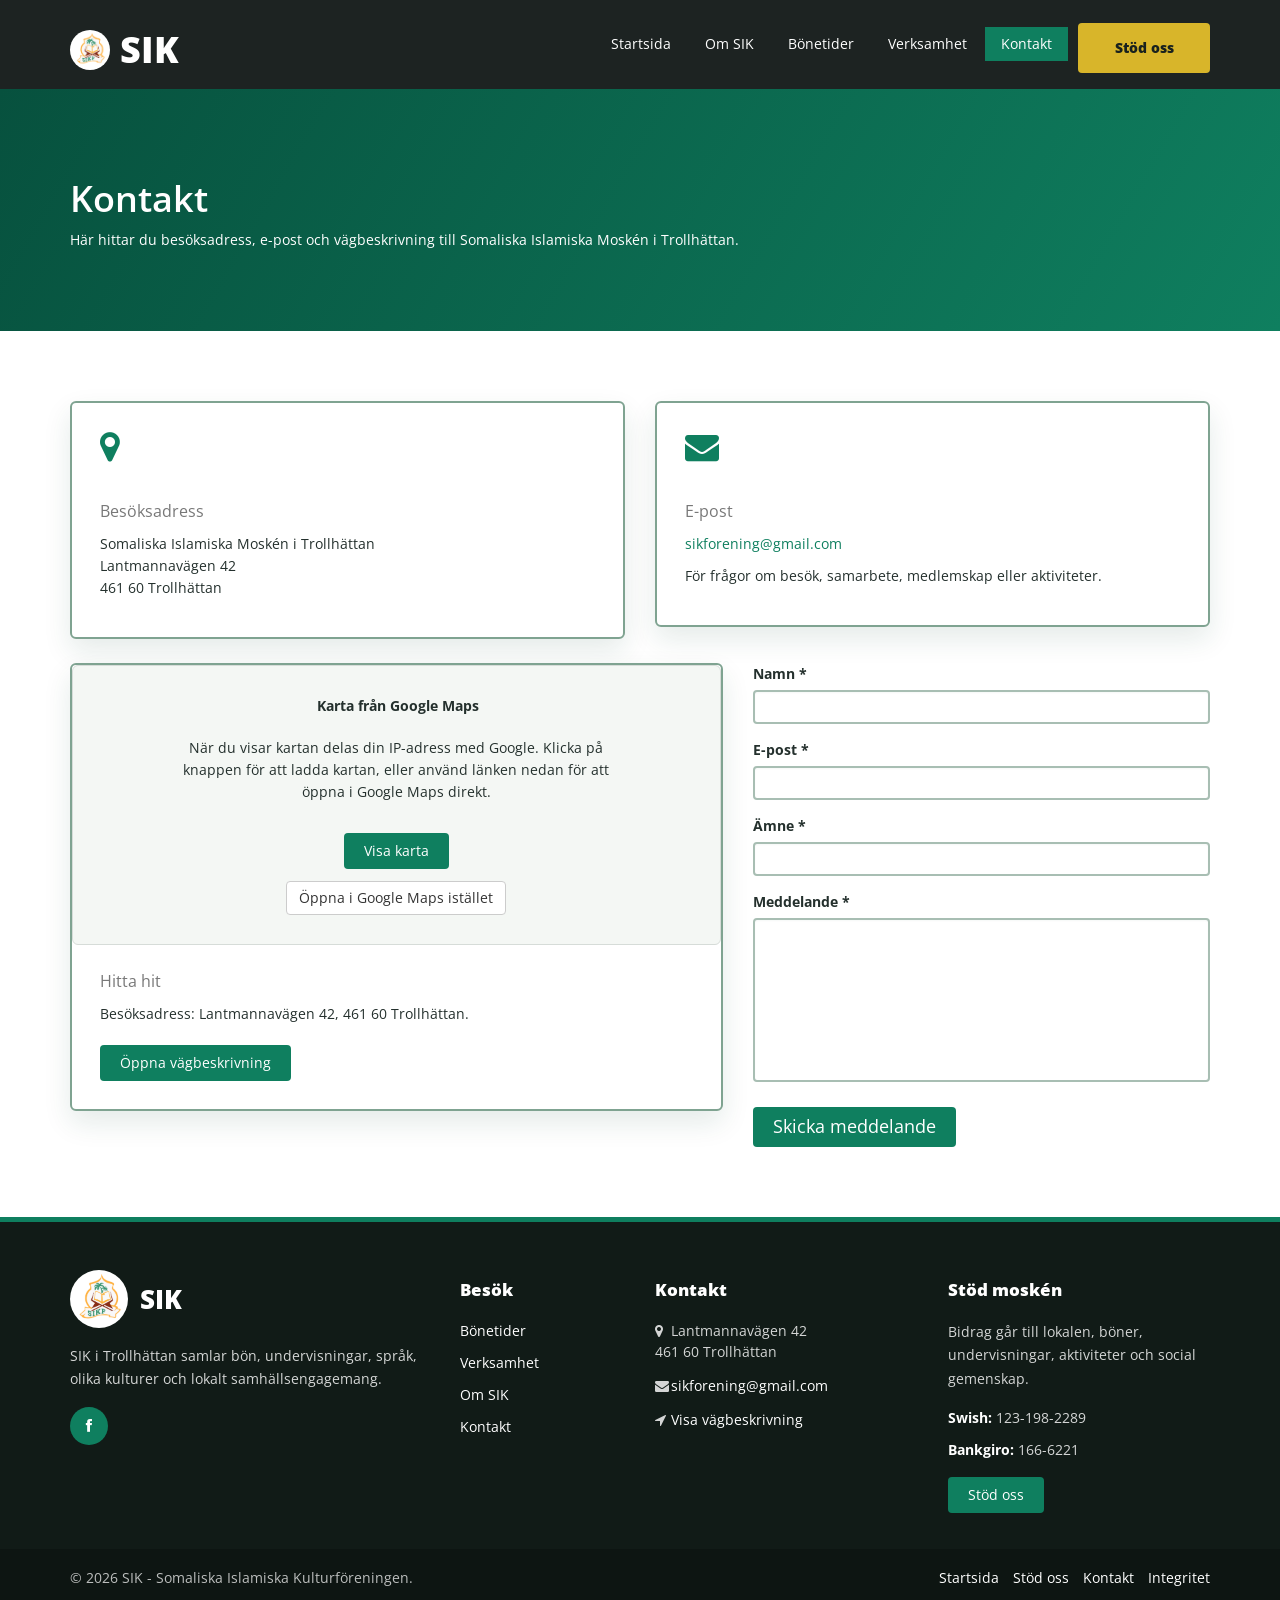
<file: contact-us.html>
<!DOCTYPE html>
<html lang="sv">
<head>
<meta charset="utf-8">
<meta name="viewport" content="width=device-width, initial-scale=1.0">
<meta name="description" content="Kontakta SIK - Somaliska Islamiska Kulturföreningen.">
<title>Kontakt | SIK</title>
<link href="css/bootstrap.min.css" rel="stylesheet">
<link href="css/font-awesome.min.css" rel="stylesheet">
<link href="css/main.css" rel="stylesheet">
<link href="css/responsive.css" rel="stylesheet">
<link href="css/custom.css" rel="stylesheet">
<meta property="og:type" content="website">
<meta property="og:locale" content="sv_SE">
<meta property="og:site_name" content="SIK - Somaliska Islamiska Kulturföreningen">
<meta property="og:title" content="Kontakt | SIK Trollhättan">
<meta property="og:description" content="Kontakta Somaliska Islamiska Kulturföreningen — adress, e-post och vägbeskrivning.">
<meta property="og:url" content="https://sikforening.se/contact-us.html">
<meta property="og:image" content="https://sikforening.se/images/sik-real/facebook-profile.png">
<meta name="twitter:card" content="summary_large_image">
<meta name="twitter:title" content="Kontakt | SIK Trollhättan">
<meta name="twitter:description" content="Kontakta Somaliska Islamiska Kulturföreningen — adress, e-post och vägbeskrivning.">
<meta name="twitter:image" content="https://sikforening.se/images/sik-real/facebook-profile.png">
<link rel="canonical" href="https://sikforening.se/contact-us.html">
</head>
<body class="sik-site">
<a class="sik-skip-link" href="#main-content">Hoppa till huvudinnehållet</a>
<header id="header">
<nav class="navbar navbar-inverse" role="banner"><div class="container"><div class="navbar-header"><button type="button" class="navbar-toggle" data-toggle="collapse" data-target=".navbar-collapse"><span class="sr-only">Visa meny</span><span class="icon-bar"></span><span class="icon-bar"></span><span class="icon-bar"></span></button><a class="navbar-brand brand-text" href="index.html"><img src="images/sik-real/facebook-profile.png" alt="SIK logotyp" class="brand-logo"><span>SIK</span></a></div><div class="collapse navbar-collapse navbar-right"><ul class="nav navbar-nav"><li><a href="index.html">Startsida</a></li><li><a href="about-us.html">Om SIK</a></li><li><a href="prayers.html">Bönetider</a></li><li><a href="portfolio.html">Verksamhet</a></li><li class="active"><a href="contact-us.html">Kontakt</a></li><li class="nav-cta nav-cta-support"><a href="stod-oss.html">Stöd oss</a></li><li class="nav-cta nav-cta-donor"><a href="stod-oss.html#donor-flow">Bli månadsgivare</a></li></ul></div></div></nav>
</header>

<section id="main-content" class="page-title">
<div class="container">
<h1>Kontakt</h1>
<p>Här hittar du besöksadress, e-post och vägbeskrivning till Somaliska Islamiska Moskén i Trollhättan.</p>
</div>
</section>

<section class="contact-section">
<div class="container">
<div class="row">
<div class="col-md-6"><div class="contact-card"><i class="fa fa-map-marker"></i><h3>Besöksadress</h3><p>Somaliska Islamiska Moskén i Trollhättan<br>Lantmannavägen 42<br>461 60 Trollhättan</p></div></div>
<div class="col-md-6"><div class="contact-card"><i class="fa fa-envelope"></i><h3>E-post</h3><p><a href="mailto:sikforening@gmail.com">sikforening@gmail.com</a></p><p>För frågor om besök, samarbete, medlemskap eller aktiviteter.</p></div></div>
</div>
<div class="row contact-wrap">
<div class="col-md-7">
<div class="map-placeholder contact-map" id="sik-map-wrapper">
<div class="sik-maps-consent" id="sik-map-consent">
<p><i class="fa fa-map"></i> <strong>Karta från Google Maps</strong></p>
<p>När du visar kartan delas din IP-adress med Google. Klicka på knappen för att ladda kartan, eller använd länken nedan för att öppna i Google Maps direkt.</p>
<button type="button" class="btn btn-primary" id="sik-map-load">Visa karta</button>
<a class="btn btn-default" href="https://www.google.com/maps/dir/?api=1&destination=Lantmannav%C3%A4gen%2042%2C%20461%2060%20Trollh%C3%A4ttan" target="_blank" rel="noopener">Öppna i Google Maps istället</a>
</div>
<div class="map-info">
<h3>Hitta hit</h3>
<p>Besöksadress: Lantmannavägen 42, 461 60 Trollhättan.</p>
<a class="btn btn-primary" href="https://www.google.com/maps/dir/?api=1&destination=Lantmannav%C3%A4gen%2042%2C%20461%2060%20Trollh%C3%A4ttan" target="_blank" rel="noopener">Öppna vägbeskrivning</a>
</div>
</div>
</div>
<div class="col-md-5">
<form id="main-contact-form" class="contact-form" name="contact-form" method="post" action="sendemail.php" data-sik-form>
<div class="form-group"><label>Namn *</label><input type="text" name="name" class="form-control" required></div>
<div class="form-group"><label>E-post *</label><input type="email" name="email" class="form-control" required></div>
<div class="form-group"><label>Ämne *</label><input type="text" name="subject" class="form-control" required></div>
<div class="form-group"><label>Meddelande *</label><textarea name="message" id="message" required class="form-control" rows="7"></textarea></div>
<button type="submit" name="submit" class="btn btn-primary btn-lg">Skicka meddelande</button>
</form>
</div>
</div>
</div>
</section>

<footer id="footer" class="sik-site-footer">
<div class="sik-footer-main">
<div class="container">
<div class="row">
<div class="col-md-4 col-sm-6 sik-footer-brand">
<a class="sik-footer-logo" href="index.html"><img src="images/sik-real/facebook-profile.png" alt="SIK logotyp"><span>SIK</span></a>
<p>SIK i Trollhättan samlar bön, undervisningar, språk, olika kulturer och lokalt samhällsengagemang.</p>
<div class="sik-footer-social"><a href="https://www.facebook.com/Masjidka" target="_blank" rel="noopener" aria-label="SIK på Facebook"><i class="fa fa-facebook"></i></a></div>
</div>
<div class="col-md-2 col-sm-6 sik-footer-links">
<h3>Besök</h3>
<ul>
<li><a href="prayers.html">Bönetider</a></li>
<li><a href="portfolio.html">Verksamhet</a></li>
<li><a href="about-us.html">Om SIK</a></li>
<li><a href="contact-us.html">Kontakt</a></li>
</ul>
</div>
<div class="col-md-3 col-sm-6 sik-footer-contact">
<h3>Kontakt</h3>
<ul>
<li><i class="fa fa-map-marker"></i><span>Lantmannavägen 42<br>461 60 Trollhättan</span></li>
<li><i class="fa fa-envelope"></i><a href="mailto:sikforening@gmail.com">sikforening@gmail.com</a></li>
<li><i class="fa fa-location-arrow"></i><a href="https://www.google.com/maps/search/?api=1&query=Lantmannav%C3%A4gen%2042%2C%20461%2060%20Trollh%C3%A4ttan" target="_blank" rel="noopener">Visa vägbeskrivning</a></li>
</ul>
</div>
<div class="col-md-3 col-sm-6 sik-footer-support">
<h3>Stöd moskén</h3>
<p>Bidrag går till lokalen, böner, undervisningar, aktiviteter och social gemenskap.</p>
<ul>
<li><strong>Swish:</strong> 123-198-2289</li>
<li><strong>Bankgiro:</strong> 166-6221</li>
</ul>
<a class="btn btn-primary" href="stod-oss.html">Stöd oss</a>
</div>
</div>
</div>
</div>
<div class="sik-footer-bottom">
<div class="container">
<div class="row">
<div class="col-sm-6">&copy; 2026 SIK - Somaliska Islamiska Kulturföreningen.</div>
<div class="col-sm-6"><ul class="sik-footer-mini"><li><a href="index.html">Startsida</a></li><li><a href="stod-oss.html">Stöd oss</a></li><li><a href="contact-us.html">Kontakt</a></li><li><a href="integritetspolicy.html">Integritet</a></li></ul></div>
</div>
</div>
</div>
</footer>
<script src="js/jquery.js"></script><script src="js/bootstrap.min.js"></script><script src="js/sik-forms.js?v=20260509-1"></script><script src="js/sik-map-consent.js"></script>
</body>
</html>
</file>
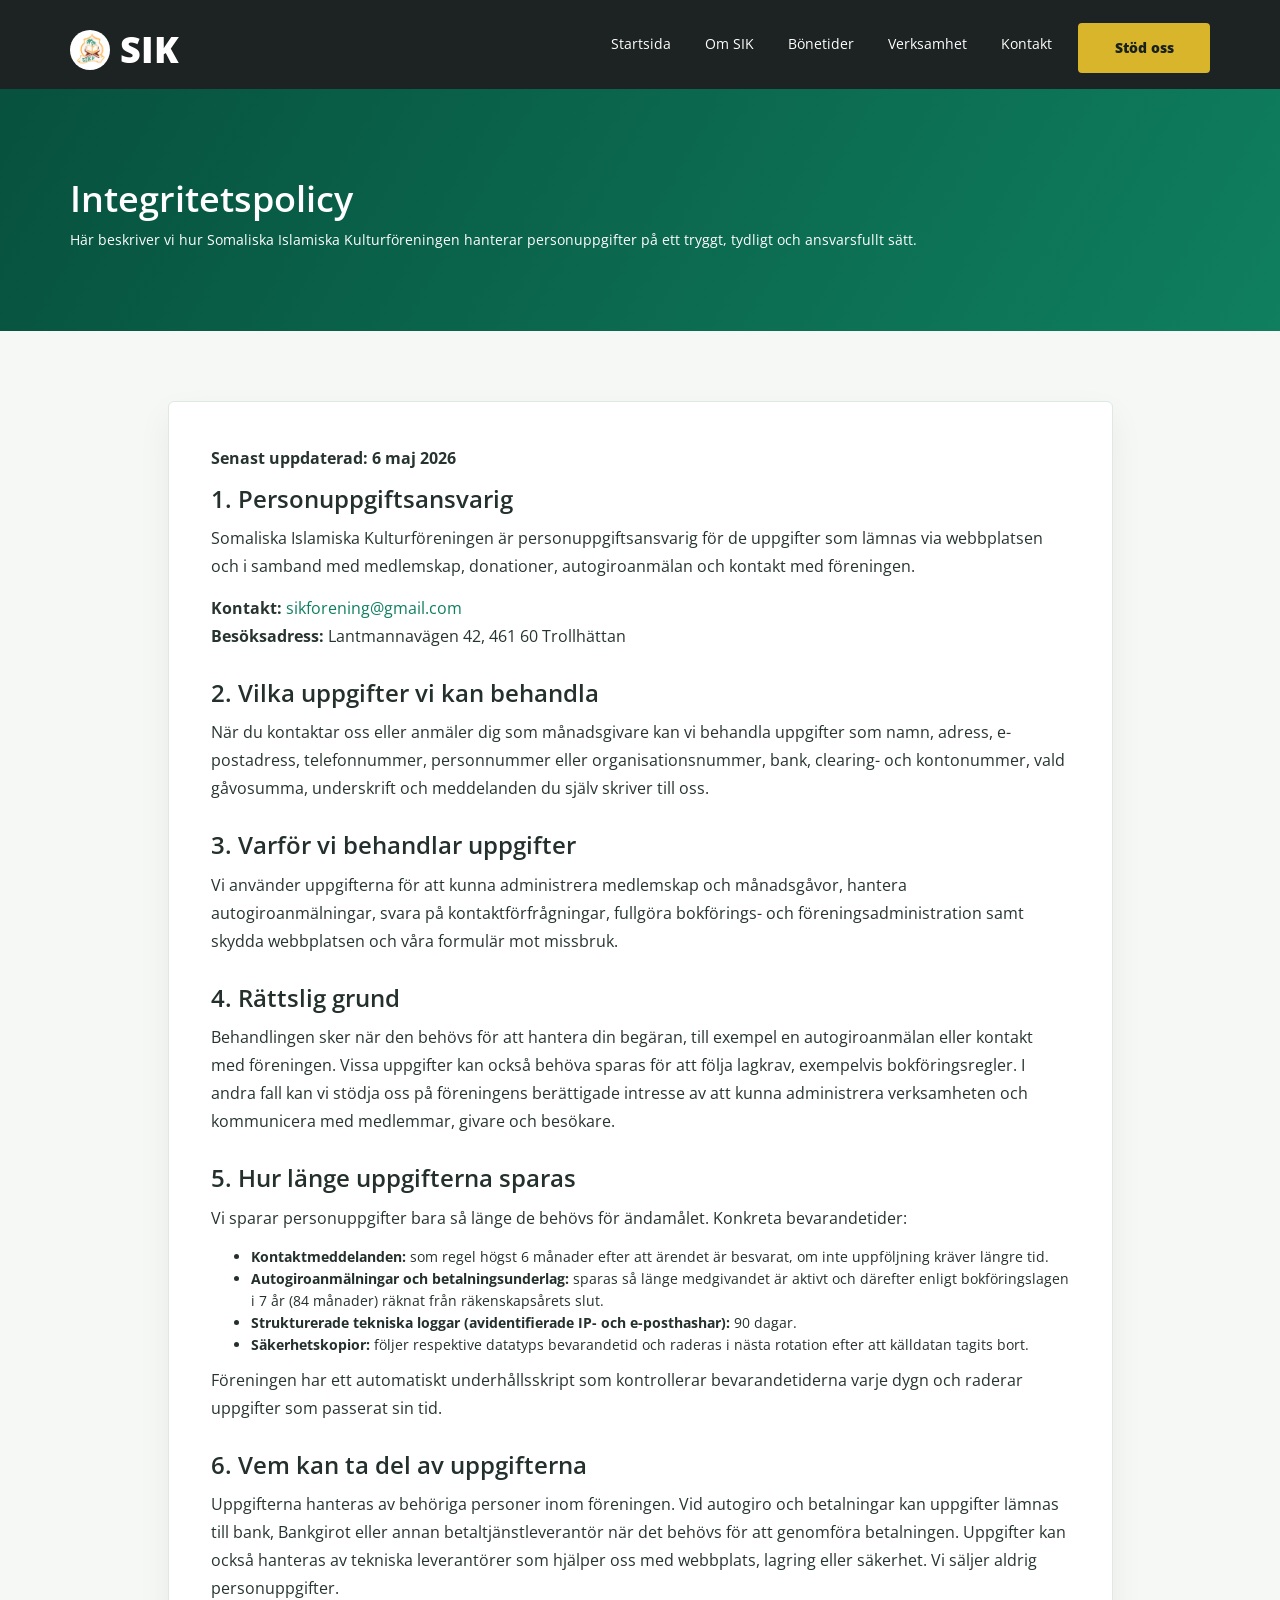
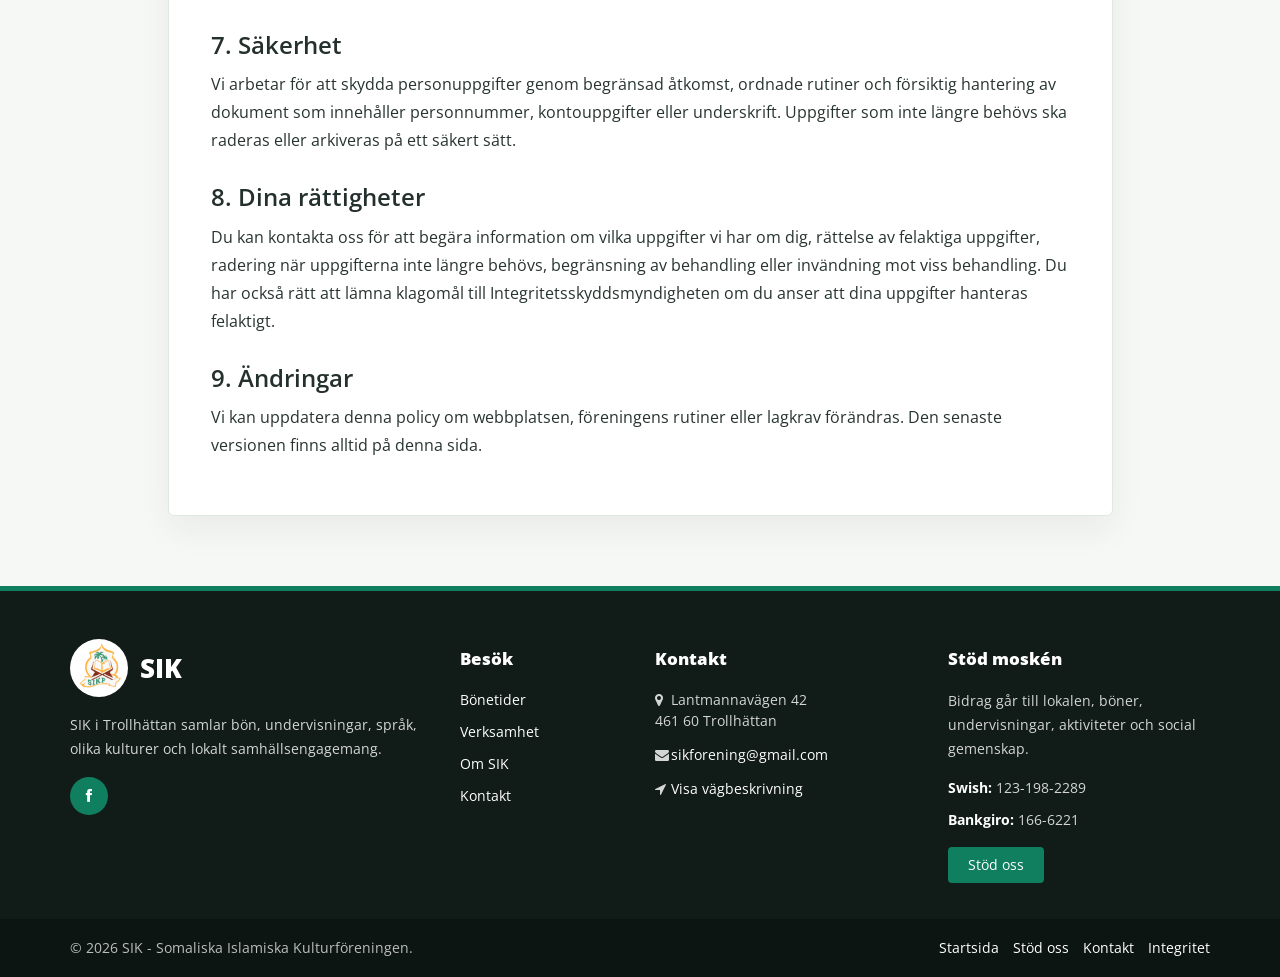
<file: integritetspolicy.html>
<!DOCTYPE html>
<html lang="sv">
<head>
<meta charset="utf-8">
<meta name="viewport" content="width=device-width, initial-scale=1.0">
<meta name="description" content="Integritetspolicy för SIK - hur Somaliska Islamiska Kulturföreningen hanterar personuppgifter.">
<title>Integritetspolicy | SIK</title>
<link href="css/bootstrap.min.css" rel="stylesheet">
<link href="css/font-awesome.min.css" rel="stylesheet">
<link href="css/main.css" rel="stylesheet">
<link href="css/responsive.css" rel="stylesheet">
<link href="css/custom.css" rel="stylesheet">
<meta property="og:type" content="website">
<meta property="og:locale" content="sv_SE">
<meta property="og:site_name" content="SIK - Somaliska Islamiska Kulturföreningen">
<meta property="og:title" content="Integritetspolicy | SIK">
<meta property="og:description" content="Hur Somaliska Islamiska Kulturföreningen hanterar personuppgifter enligt GDPR.">
<meta property="og:url" content="https://sikforening.se/integritetspolicy.html">
<meta property="og:image" content="https://sikforening.se/images/sik-real/facebook-profile.png">
<meta name="twitter:card" content="summary_large_image">
<meta name="twitter:title" content="Integritetspolicy | SIK">
<meta name="twitter:description" content="Hur Somaliska Islamiska Kulturföreningen hanterar personuppgifter enligt GDPR.">
<meta name="twitter:image" content="https://sikforening.se/images/sik-real/facebook-profile.png">
<link rel="canonical" href="https://sikforening.se/integritetspolicy.html">
</head>
<body class="sik-site">
<a class="sik-skip-link" href="#main-content">Hoppa till huvudinnehållet</a>
<header id="header">
<nav class="navbar navbar-inverse" role="banner"><div class="container"><div class="navbar-header"><button type="button" class="navbar-toggle" data-toggle="collapse" data-target=".navbar-collapse"><span class="sr-only">Visa meny</span><span class="icon-bar"></span><span class="icon-bar"></span><span class="icon-bar"></span></button><a class="navbar-brand brand-text" href="index.html"><img src="images/sik-real/facebook-profile.png" alt="SIK logotyp" class="brand-logo"><span>SIK</span></a></div><div class="collapse navbar-collapse navbar-right"><ul class="nav navbar-nav"><li><a href="index.html">Startsida</a></li><li><a href="about-us.html">Om SIK</a></li><li><a href="prayers.html">Bönetider</a></li><li><a href="portfolio.html">Verksamhet</a></li><li><a href="contact-us.html">Kontakt</a></li><li class="nav-cta nav-cta-support"><a href="stod-oss.html">Stöd oss</a></li><li class="nav-cta nav-cta-donor"><a href="stod-oss.html#donor-flow">Bli månadsgivare</a></li></ul></div></div></nav>
</header>

<section id="main-content" class="page-title">
<div class="container">
<h1>Integritetspolicy</h1>
<p>Här beskriver vi hur Somaliska Islamiska Kulturföreningen hanterar personuppgifter på ett tryggt, tydligt och ansvarsfullt sätt.</p>
</div>
</section>

<section class="privacy-section">
<div class="container">
<div class="row">
<div class="col-md-10 col-md-offset-1">
<div class="privacy-card">
<p class="privacy-updated">Senast uppdaterad: 6 maj 2026</p>

<h2>1. Personuppgiftsansvarig</h2>
<p>Somaliska Islamiska Kulturföreningen är personuppgiftsansvarig för de uppgifter som lämnas via webbplatsen och i samband med medlemskap, donationer, autogiroanmälan och kontakt med föreningen.</p>
<p><strong>Kontakt:</strong> <a href="mailto:sikforening@gmail.com">sikforening@gmail.com</a><br><strong>Besöksadress:</strong> Lantmannavägen 42, 461 60 Trollhättan</p>

<h2>2. Vilka uppgifter vi kan behandla</h2>
<p>När du kontaktar oss eller anmäler dig som månadsgivare kan vi behandla uppgifter som namn, adress, e-postadress, telefonnummer, personnummer eller organisationsnummer, bank, clearing- och kontonummer, vald gåvosumma, underskrift och meddelanden du själv skriver till oss.</p>

<h2>3. Varför vi behandlar uppgifter</h2>
<p>Vi använder uppgifterna för att kunna administrera medlemskap och månadsgåvor, hantera autogiroanmälningar, svara på kontaktförfrågningar, fullgöra bokförings- och föreningsadministration samt skydda webbplatsen och våra formulär mot missbruk.</p>

<h2>4. Rättslig grund</h2>
<p>Behandlingen sker när den behövs för att hantera din begäran, till exempel en autogiroanmälan eller kontakt med föreningen. Vissa uppgifter kan också behöva sparas för att följa lagkrav, exempelvis bokföringsregler. I andra fall kan vi stödja oss på föreningens berättigade intresse av att kunna administrera verksamheten och kommunicera med medlemmar, givare och besökare.</p>

<h2>5. Hur länge uppgifterna sparas</h2>
<p>Vi sparar personuppgifter bara så länge de behövs för ändamålet. Konkreta bevarandetider:</p>
<ul>
<li><strong>Kontaktmeddelanden:</strong> som regel högst 6 månader efter att ärendet är besvarat, om inte uppföljning kräver längre tid.</li>
<li><strong>Autogiroanmälningar och betalningsunderlag:</strong> sparas så länge medgivandet är aktivt och därefter enligt bokföringslagen i 7 år (84 månader) räknat från räkenskapsårets slut.</li>
<li><strong>Strukturerade tekniska loggar (avidentifierade IP- och e-posthashar):</strong> 90 dagar.</li>
<li><strong>Säkerhetskopior:</strong> följer respektive datatyps bevarandetid och raderas i nästa rotation efter att källdatan tagits bort.</li>
</ul>
<p>Föreningen har ett automatiskt underhållsskript som kontrollerar bevarandetiderna varje dygn och raderar uppgifter som passerat sin tid.</p>

<h2>6. Vem kan ta del av uppgifterna</h2>
<p>Uppgifterna hanteras av behöriga personer inom föreningen. Vid autogiro och betalningar kan uppgifter lämnas till bank, Bankgirot eller annan betaltjänstleverantör när det behövs för att genomföra betalningen. Uppgifter kan också hanteras av tekniska leverantörer som hjälper oss med webbplats, lagring eller säkerhet. Vi säljer aldrig personuppgifter.</p>

<h2>7. Säkerhet</h2>
<p>Vi arbetar för att skydda personuppgifter genom begränsad åtkomst, ordnade rutiner och försiktig hantering av dokument som innehåller personnummer, kontouppgifter eller underskrift. Uppgifter som inte längre behövs ska raderas eller arkiveras på ett säkert sätt.</p>

<h2>8. Dina rättigheter</h2>
<p>Du kan kontakta oss för att begära information om vilka uppgifter vi har om dig, rättelse av felaktiga uppgifter, radering när uppgifterna inte längre behövs, begränsning av behandling eller invändning mot viss behandling. Du har också rätt att lämna klagomål till Integritetsskyddsmyndigheten om du anser att dina uppgifter hanteras felaktigt.</p>

<h2>9. Ändringar</h2>
<p>Vi kan uppdatera denna policy om webbplatsen, föreningens rutiner eller lagkrav förändras. Den senaste versionen finns alltid på denna sida.</p>
</div>
</div>
</div>
</div>
</section>

<footer id="footer" class="sik-site-footer">
<div class="sik-footer-main">
<div class="container">
<div class="row">
<div class="col-md-4 col-sm-6 sik-footer-brand">
<a class="sik-footer-logo" href="index.html"><img src="images/sik-real/facebook-profile.png" alt="SIK logotyp"><span>SIK</span></a>
<p>SIK i Trollhättan samlar bön, undervisningar, språk, olika kulturer och lokalt samhällsengagemang.</p>
<div class="sik-footer-social"><a href="https://www.facebook.com/Masjidka" target="_blank" rel="noopener" aria-label="SIK på Facebook"><i class="fa fa-facebook"></i></a></div>
</div>
<div class="col-md-2 col-sm-6 sik-footer-links">
<h3>Besök</h3>
<ul>
<li><a href="prayers.html">Bönetider</a></li>
<li><a href="portfolio.html">Verksamhet</a></li>
<li><a href="about-us.html">Om SIK</a></li>
<li><a href="contact-us.html">Kontakt</a></li>
</ul>
</div>
<div class="col-md-3 col-sm-6 sik-footer-contact">
<h3>Kontakt</h3>
<ul>
<li><i class="fa fa-map-marker"></i><span>Lantmannavägen 42<br>461 60 Trollhättan</span></li>
<li><i class="fa fa-envelope"></i><a href="mailto:sikforening@gmail.com">sikforening@gmail.com</a></li>
<li><i class="fa fa-location-arrow"></i><a href="https://www.google.com/maps/search/?api=1&query=Lantmannav%C3%A4gen%2042%2C%20461%2060%20Trollh%C3%A4ttan" target="_blank" rel="noopener">Visa vägbeskrivning</a></li>
</ul>
</div>
<div class="col-md-3 col-sm-6 sik-footer-support">
<h3>Stöd moskén</h3>
<p>Bidrag går till lokalen, böner, undervisningar, aktiviteter och social gemenskap.</p>
<ul>
<li><strong>Swish:</strong> 123-198-2289</li>
<li><strong>Bankgiro:</strong> 166-6221</li>
</ul>
<a class="btn btn-primary" href="stod-oss.html">Stöd oss</a>
</div>
</div>
</div>
</div>
<div class="sik-footer-bottom">
<div class="container">
<div class="row">
<div class="col-sm-6">&copy; 2026 SIK - Somaliska Islamiska Kulturföreningen.</div>
<div class="col-sm-6"><ul class="sik-footer-mini"><li><a href="index.html">Startsida</a></li><li><a href="stod-oss.html">Stöd oss</a></li><li><a href="contact-us.html">Kontakt</a></li><li><a href="integritetspolicy.html">Integritet</a></li></ul></div>
</div>
</div>
</div>
</footer>
<script src="js/jquery.js"></script><script src="js/bootstrap.min.js"></script><script src="js/main.js"></script>
</body>
</html>
</file>
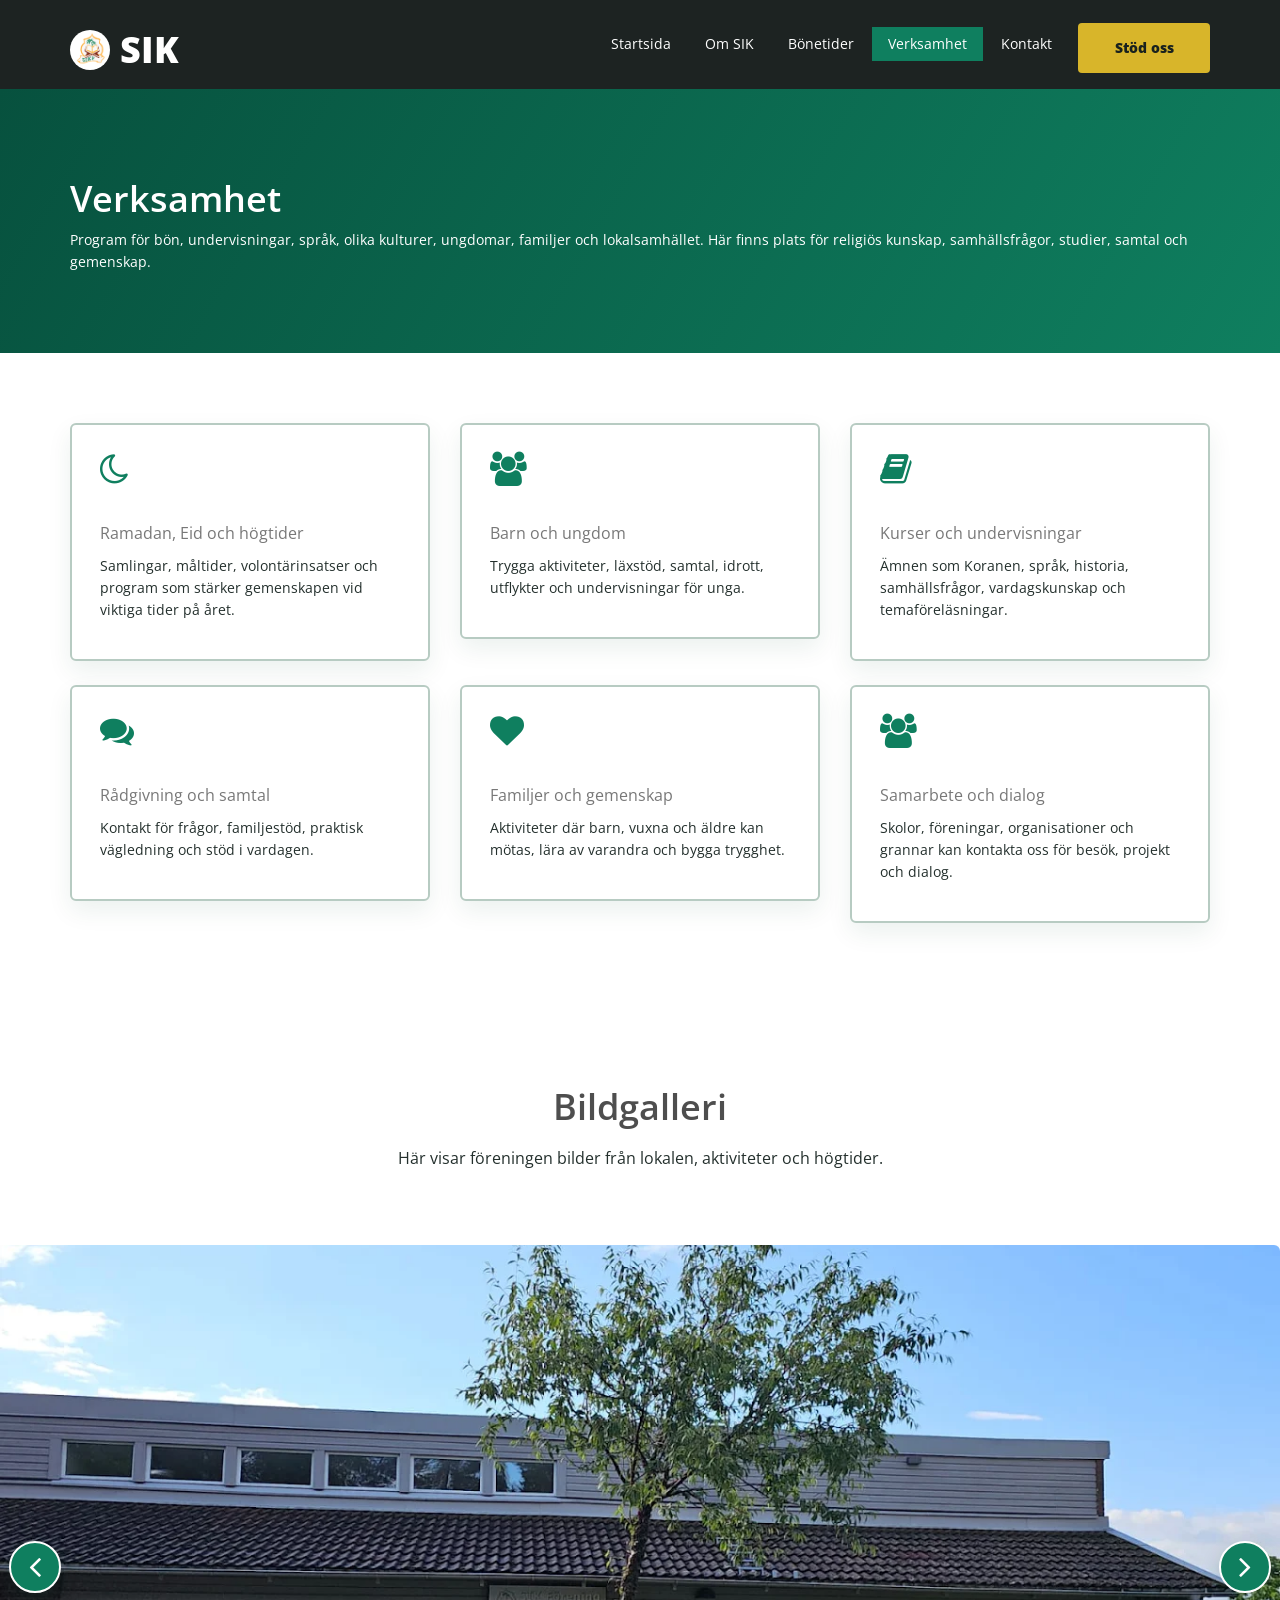
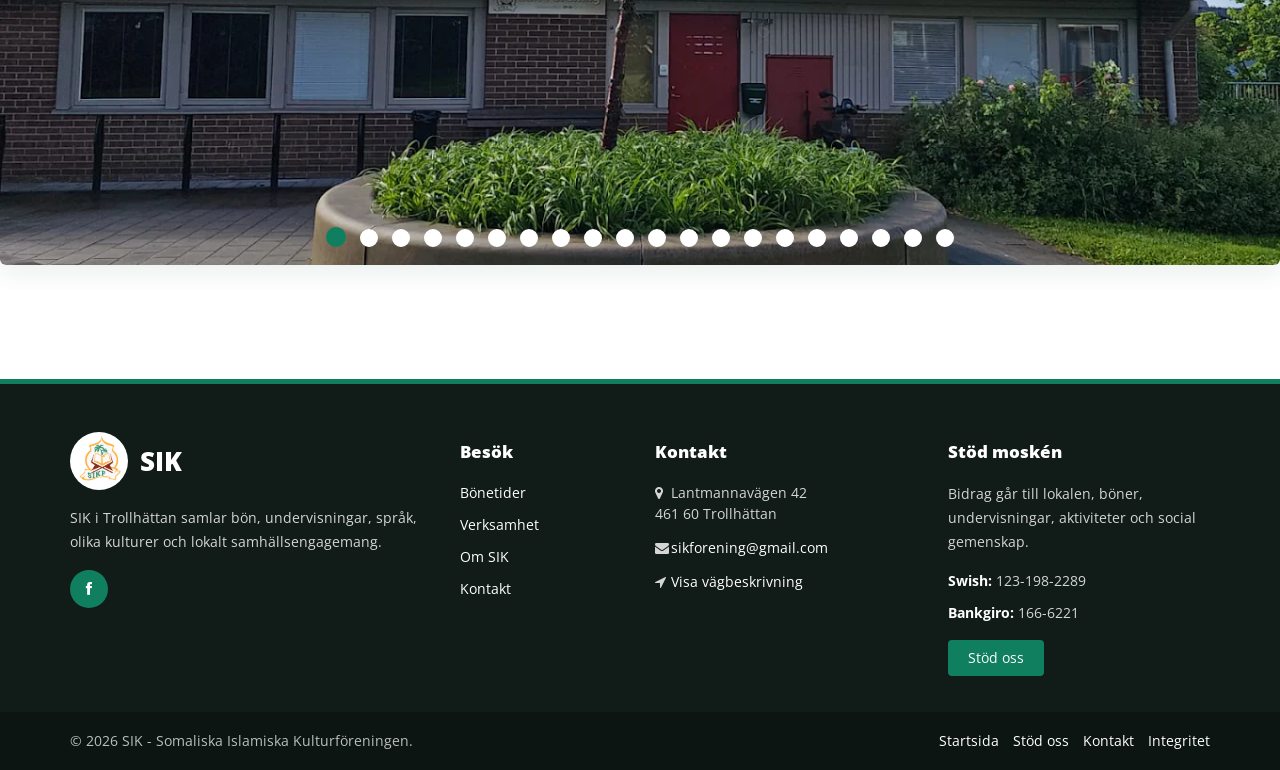
<file: portfolio.html>
<!DOCTYPE html>
<html lang="sv">
<head>
<meta charset="utf-8">
<meta name="viewport" content="width=device-width, initial-scale=1.0">
<meta name="description" content="SIK verksamhet: bön, undervisningar, språk, olika kulturer, ungdomar och familjer.">
<title>Verksamhet | SIK</title>
<link href="css/bootstrap.min.css" rel="stylesheet">
<link href="css/font-awesome.min.css" rel="stylesheet">
<link href="css/main.css" rel="stylesheet">
<link href="css/responsive.css" rel="stylesheet">
<link href="css/custom.css" rel="stylesheet">
<meta property="og:type" content="website">
<meta property="og:locale" content="sv_SE">
<meta property="og:site_name" content="SIK - Somaliska Islamiska Kulturföreningen">
<meta property="og:title" content="Verksamhet | SIK Trollhättan">
<meta property="og:description" content="SIK:s verksamhet: bön, undervisningar, språk, olika kulturer, ungdomar, familjer och samhällsengagemang.">
<meta property="og:url" content="https://sikforening.se/portfolio.html">
<meta property="og:image" content="https://sikforening.se/images/sik-real/facebook-profile.png">
<meta name="twitter:card" content="summary_large_image">
<meta name="twitter:title" content="Verksamhet | SIK Trollhättan">
<meta name="twitter:description" content="SIK:s verksamhet: bön, undervisningar, språk, olika kulturer, ungdomar, familjer och samhällsengagemang.">
<meta name="twitter:image" content="https://sikforening.se/images/sik-real/facebook-profile.png">
<link rel="canonical" href="https://sikforening.se/portfolio.html">
</head>
<body class="sik-site">
<a class="sik-skip-link" href="#main-content">Hoppa till huvudinnehållet</a>
<header id="header">
<nav class="navbar navbar-inverse" role="banner"><div class="container"><div class="navbar-header"><button type="button" class="navbar-toggle" data-toggle="collapse" data-target=".navbar-collapse"><span class="sr-only">Visa meny</span><span class="icon-bar"></span><span class="icon-bar"></span><span class="icon-bar"></span></button><a class="navbar-brand brand-text" href="index.html"><img src="images/sik-real/facebook-profile.png" alt="SIK logotyp" class="brand-logo"><span>SIK</span></a></div><div class="collapse navbar-collapse navbar-right"><ul class="nav navbar-nav"><li><a href="index.html">Startsida</a></li><li><a href="about-us.html">Om SIK</a></li><li><a href="prayers.html">Bönetider</a></li><li class="active"><a href="portfolio.html">Verksamhet</a></li><li><a href="contact-us.html">Kontakt</a></li><li class="nav-cta nav-cta-support"><a href="stod-oss.html">Stöd oss</a></li><li class="nav-cta nav-cta-donor"><a href="stod-oss.html#donor-flow">Bli månadsgivare</a></li></ul></div></div></nav>
</header>

<section id="main-content" class="page-title">
<div class="container">
<h1>Verksamhet</h1>
<p>Program för bön, undervisningar, språk, olika kulturer, ungdomar, familjer och lokalsamhället. Här finns plats för religiös kunskap, samhällsfrågor, studier, samtal och gemenskap.</p>
</div>
</section>

<section class="activity-section">
<div class="container">
<div class="row">
<div class="col-sm-4"><div class="activity-card"><i class="fa fa-moon-o"></i><h3>Ramadan, Eid och högtider</h3><p>Samlingar, måltider, volontärinsatser och program som stärker gemenskapen vid viktiga tider på året.</p></div></div>
<div class="col-sm-4"><div class="activity-card"><i class="fa fa-users"></i><h3>Barn och ungdom</h3><p>Trygga aktiviteter, läxstöd, samtal, idrott, utflykter och undervisningar för unga.</p></div></div>
<div class="col-sm-4"><div class="activity-card"><i class="fa fa-book"></i><h3>Kurser och undervisningar</h3><p>Ämnen som Koranen, språk, historia, samhällsfrågor, vardagskunskap och temaföreläsningar.</p></div></div>
<div class="col-sm-4"><div class="activity-card"><i class="fa fa-comments"></i><h3>Rådgivning och samtal</h3><p>Kontakt för frågor, familjestöd, praktisk vägledning och stöd i vardagen.</p></div></div>
<div class="col-sm-4"><div class="activity-card"><i class="fa fa-heart"></i><h3>Familjer och gemenskap</h3><p>Aktiviteter där barn, vuxna och äldre kan mötas, lära av varandra och bygga trygghet.</p></div></div>
<div class="col-sm-4"><div class="activity-card"><i class="fa fa-users"></i><h3>Samarbete och dialog</h3><p>Skolor, föreningar, organisationer och grannar kan kontakta oss för besök, projekt och dialog.</p></div></div>
</div>
</div>
</section>

<section id="recent-works">
<div class="container">
<div class="center"><h2>Bildgalleri</h2><p class="lead">Här visar föreningen bilder från lokalen, aktiviteter och högtider.</p></div>
<div id="portfolio-gallery-carousel" class="carousel slide sik-image-carousel" data-ride="carousel" data-interval="4500">
<ol class="carousel-indicators sik-image-indicators">
<li data-target="#portfolio-gallery-carousel" data-slide-to="0" class="active"></li>
<li data-target="#portfolio-gallery-carousel" data-slide-to="1"></li>
<li data-target="#portfolio-gallery-carousel" data-slide-to="2"></li>
<li data-target="#portfolio-gallery-carousel" data-slide-to="3"></li>
<li data-target="#portfolio-gallery-carousel" data-slide-to="4"></li>
<li data-target="#portfolio-gallery-carousel" data-slide-to="5"></li>
<li data-target="#portfolio-gallery-carousel" data-slide-to="6"></li>
<li data-target="#portfolio-gallery-carousel" data-slide-to="7"></li>
<li data-target="#portfolio-gallery-carousel" data-slide-to="8"></li>
<li data-target="#portfolio-gallery-carousel" data-slide-to="9"></li>
<li data-target="#portfolio-gallery-carousel" data-slide-to="10"></li>
<li data-target="#portfolio-gallery-carousel" data-slide-to="11"></li>
<li data-target="#portfolio-gallery-carousel" data-slide-to="12"></li>
<li data-target="#portfolio-gallery-carousel" data-slide-to="13"></li>
<li data-target="#portfolio-gallery-carousel" data-slide-to="14"></li>
<li data-target="#portfolio-gallery-carousel" data-slide-to="15"></li>
<li data-target="#portfolio-gallery-carousel" data-slide-to="16"></li>
<li data-target="#portfolio-gallery-carousel" data-slide-to="17"></li>
<li data-target="#portfolio-gallery-carousel" data-slide-to="18"></li>
<li data-target="#portfolio-gallery-carousel" data-slide-to="19"></li>
</ol>
<div class="carousel-inner" role="listbox">
<div class="item active">
<div class="sik-carousel-card">
<div class="recent-work-wrap"><img class="img-responsive" src="images/sik-real/moske-entre.webp" alt="Entrén till SIK:s moské i Trollhättan"><div class="overlay"><div class="recent-work-inner"><h3><a href="#">Moskéns entré</a></h3><a class="preview" href="images/sik-real/moske-entre.webp" rel="prettyPhoto"><i class="fa fa-eye"></i> Visa</a></div></div></div>
</div>
</div>
<div class="item">
<div class="sik-carousel-card">
<div class="recent-work-wrap"><img class="img-responsive" src="images/portfolio/Folket_ber.jpg" alt="Församlingen ber tillsammans"><div class="overlay"><div class="recent-work-inner"><h3><a href="#">Bön och samling</a></h3><a class="preview" href="images/portfolio/Folket_ber.jpg" rel="prettyPhoto"><i class="fa fa-eye"></i> Visa</a></div></div></div>
</div>
</div>
<div class="item">
<div class="sik-carousel-card">
<div class="recent-work-wrap"><img class="img-responsive" src="images/portfolio/Undervisningar.jpg" alt="Undervisning och föreläsning i lokalen"><div class="overlay"><div class="recent-work-inner"><h3><a href="#">Undervisningar</a></h3><a class="preview" href="images/portfolio/Undervisningar.jpg" rel="prettyPhoto"><i class="fa fa-eye"></i> Visa</a></div></div></div>
</div>
</div>
<div class="item">
<div class="sik-carousel-card">
<div class="recent-work-wrap"><img class="img-responsive" src="images/portfolio/Iftar_tillsammans.jpg" alt="Iftar tillsammans"><div class="overlay"><div class="recent-work-inner"><h3><a href="#">Ramadan och iftar</a></h3><a class="preview" href="images/portfolio/Iftar_tillsammans.jpg" rel="prettyPhoto"><i class="fa fa-eye"></i> Visa</a></div></div></div>
</div>
</div>
<div class="item">
<div class="sik-carousel-card">
<div class="recent-work-wrap"><img class="img-responsive" src="images/portfolio/Eid_tillsammans.jpg" alt="Eid tillsammans"><div class="overlay"><div class="recent-work-inner"><h3><a href="#">Eid tillsammans</a></h3><a class="preview" href="images/portfolio/Eid_tillsammans.jpg" rel="prettyPhoto"><i class="fa fa-eye"></i> Visa</a></div></div></div>
</div>
</div>
<div class="item">
<div class="sik-carousel-card">
<div class="recent-work-wrap"><img class="img-responsive" src="images/portfolio/Aktivet_med_barnen.jpg" alt="Aktivitet med barnen"><div class="overlay"><div class="recent-work-inner"><h3><a href="#">Barnaktiviteter</a></h3><a class="preview" href="images/portfolio/Aktivet_med_barnen.jpg" rel="prettyPhoto"><i class="fa fa-eye"></i> Visa</a></div></div></div>
</div>
</div>
<div class="item">
<div class="sik-carousel-card">
<div class="recent-work-wrap"><img class="img-responsive" src="images/portfolio/Bussen_till_djurparken.jpg" alt="Bussen till djurparken"><div class="overlay"><div class="recent-work-inner"><h3><a href="#">Utflykter</a></h3><a class="preview" href="images/portfolio/Bussen_till_djurparken.jpg" rel="prettyPhoto"><i class="fa fa-eye"></i> Visa</a></div></div></div>
</div>
</div>
<div class="item">
<div class="sik-carousel-card">
<div class="recent-work-wrap"><img class="img-responsive" src="images/portfolio/Frago_sport_till_barnen.jpg" alt="Frågesport för barnen"><div class="overlay"><div class="recent-work-inner"><h3><a href="#">Frågesport</a></h3><a class="preview" href="images/portfolio/Frago_sport_till_barnen.jpg" rel="prettyPhoto"><i class="fa fa-eye"></i> Visa</a></div></div></div>
</div>
</div>
<div class="item">
<div class="sik-carousel-card">
<div class="recent-work-wrap"><img class="img-responsive" src="images/portfolio/Beloning_till_fragosport.jpg" alt="Belöning till frågesport"><div class="overlay"><div class="recent-work-inner"><h3><a href="#">Belöning och glädje</a></h3><a class="preview" href="images/portfolio/Beloning_till_fragosport.jpg" rel="prettyPhoto"><i class="fa fa-eye"></i> Visa</a></div></div></div>
</div>
</div>
<div class="item">
<div class="sik-carousel-card">
<div class="recent-work-wrap"><img class="img-responsive" src="images/portfolio/Djurbarken_med_barnen.jpg" alt="Barnaktivitet vid djurparken"><div class="overlay"><div class="recent-work-inner"><h3><a href="#">Familjeutflykt</a></h3><a class="preview" href="images/portfolio/Djurbarken_med_barnen.jpg" rel="prettyPhoto"><i class="fa fa-eye"></i> Visa</a></div></div></div>
</div>
</div>
<div class="item">
<div class="sik-carousel-card">
<div class="recent-work-wrap"><img class="img-responsive" src="images/portfolio/forsamling_samling.jpg" alt="Församlingen samlad tillsammans"><div class="overlay"><div class="recent-work-inner"><h3><a href="#">Församling</a></h3><a class="preview" href="images/portfolio/forsamling_samling.jpg" rel="prettyPhoto"><i class="fa fa-eye"></i> Visa</a></div></div></div>
</div>
</div>
<div class="item">
<div class="sik-carousel-card">
<div class="recent-work-wrap"><img class="img-responsive" src="images/portfolio/Multi_caltural.jpg" alt="Mångkulturell samling"><div class="overlay"><div class="recent-work-inner"><h3><a href="#">Olika kulturer</a></h3><a class="preview" href="images/portfolio/Multi_caltural.jpg" rel="prettyPhoto"><i class="fa fa-eye"></i> Visa</a></div></div></div>
</div>
</div>
<div class="item">
<div class="sik-carousel-card">
<div class="recent-work-wrap"><img class="img-responsive" src="images/portfolio/Fint.jpg" alt="Föreningsaktivitet"><div class="overlay"><div class="recent-work-inner"><h3><a href="#">Vardagsgemenskap</a></h3><a class="preview" href="images/portfolio/Fint.jpg" rel="prettyPhoto"><i class="fa fa-eye"></i> Visa</a></div></div></div>
</div>
</div>
<div class="item">
<div class="sik-carousel-card">
<div class="recent-work-wrap"><img class="img-responsive" src="images/portfolio/Fotball_turnering_lag1.jpg" alt="Fotbollsturnering lag 1"><div class="overlay"><div class="recent-work-inner"><h3><a href="#">Fotbollslag</a></h3><a class="preview" href="images/portfolio/Fotball_turnering_lag1.jpg" rel="prettyPhoto"><i class="fa fa-eye"></i> Visa</a></div></div></div>
</div>
</div>
<div class="item">
<div class="sik-carousel-card">
<div class="recent-work-wrap"><img class="img-responsive" src="images/portfolio/Fotball_turnering_lag2.jpg" alt="Fotbollsturnering lag 2"><div class="overlay"><div class="recent-work-inner"><h3><a href="#">Ungdomslag</a></h3><a class="preview" href="images/portfolio/Fotball_turnering_lag2.jpg" rel="prettyPhoto"><i class="fa fa-eye"></i> Visa</a></div></div></div>
</div>
</div>
<div class="item">
<div class="sik-carousel-card">
<div class="recent-work-wrap"><img class="img-responsive" src="images/portfolio/Fotball_turnering_.jpg" alt="Fotbollsturnering"><div class="overlay"><div class="recent-work-inner"><h3><a href="#">Matchdag</a></h3><a class="preview" href="images/portfolio/Fotball_turnering_.jpg" rel="prettyPhoto"><i class="fa fa-eye"></i> Visa</a></div></div></div>
</div>
</div>
<div class="item">
<div class="sik-carousel-card">
<div class="recent-work-wrap"><img class="img-responsive" src="images/portfolio/Fotball_turnering_pris_delarna.jpg" alt="Prisutdelning i fotbollsturnering"><div class="overlay"><div class="recent-work-inner"><h3><a href="#">Prisutdelning</a></h3><a class="preview" href="images/portfolio/Fotball_turnering_pris_delarna.jpg" rel="prettyPhoto"><i class="fa fa-eye"></i> Visa</a></div></div></div>
</div>
</div>
<div class="item">
<div class="sik-carousel-card">
<div class="recent-work-wrap"><img class="img-responsive" src="images/portfolio/Fotball_turnering_vinnarna.jpg" alt="Vinnare i fotbollsturnering"><div class="overlay"><div class="recent-work-inner"><h3><a href="#">Vinnarna</a></h3><a class="preview" href="images/portfolio/Fotball_turnering_vinnarna.jpg" rel="prettyPhoto"><i class="fa fa-eye"></i> Visa</a></div></div></div>
</div>
</div>
<div class="item">
<div class="sik-carousel-card">
<div class="recent-work-wrap"><img class="img-responsive" src="images/portfolio/Fotball_turnering_vinnarna1.jpg" alt="Vinnarna i fotbollsturnering"><div class="overlay"><div class="recent-work-inner"><h3><a href="#">Laganda</a></h3><a class="preview" href="images/portfolio/Fotball_turnering_vinnarna1.jpg" rel="prettyPhoto"><i class="fa fa-eye"></i> Visa</a></div></div></div>
</div>
</div>
<div class="item">
<div class="sik-carousel-card">
<div class="recent-work-wrap"><img class="img-responsive" src="images/portfolio/Fotball_turnering_1.jpg" alt="Fotbollsturnering aktivitet"><div class="overlay"><div class="recent-work-inner"><h3><a href="#">Aktiv dag</a></h3><a class="preview" href="images/portfolio/Fotball_turnering_1.jpg" rel="prettyPhoto"><i class="fa fa-eye"></i> Visa</a></div></div></div>
</div>
</div>
</div>
<a class="left carousel-control" href="#portfolio-gallery-carousel" data-slide="prev" aria-label="Föregående bild"><i class="fa fa-angle-left"></i></a>
<a class="right carousel-control" href="#portfolio-gallery-carousel" data-slide="next" aria-label="Nästa bild"><i class="fa fa-angle-right"></i></a>
</div>
</div>
</section>

<footer id="footer" class="sik-site-footer">
<div class="sik-footer-main">
<div class="container">
<div class="row">
<div class="col-md-4 col-sm-6 sik-footer-brand">
<a class="sik-footer-logo" href="index.html"><img src="images/sik-real/facebook-profile.png" alt="SIK logotyp"><span>SIK</span></a>
<p>SIK i Trollhättan samlar bön, undervisningar, språk, olika kulturer och lokalt samhällsengagemang.</p>
<div class="sik-footer-social"><a href="https://www.facebook.com/Masjidka" target="_blank" rel="noopener" aria-label="SIK på Facebook"><i class="fa fa-facebook"></i></a></div>
</div>
<div class="col-md-2 col-sm-6 sik-footer-links">
<h3>Besök</h3>
<ul>
<li><a href="prayers.html">Bönetider</a></li>
<li><a href="portfolio.html">Verksamhet</a></li>
<li><a href="about-us.html">Om SIK</a></li>
<li><a href="contact-us.html">Kontakt</a></li>
</ul>
</div>
<div class="col-md-3 col-sm-6 sik-footer-contact">
<h3>Kontakt</h3>
<ul>
<li><i class="fa fa-map-marker"></i><span>Lantmannavägen 42<br>461 60 Trollhättan</span></li>
<li><i class="fa fa-envelope"></i><a href="mailto:sikforening@gmail.com">sikforening@gmail.com</a></li>
<li><i class="fa fa-location-arrow"></i><a href="https://www.google.com/maps/search/?api=1&query=Lantmannav%C3%A4gen%2042%2C%20461%2060%20Trollh%C3%A4ttan" target="_blank" rel="noopener">Visa vägbeskrivning</a></li>
</ul>
</div>
<div class="col-md-3 col-sm-6 sik-footer-support">
<h3>Stöd moskén</h3>
<p>Bidrag går till lokalen, böner, undervisningar, aktiviteter och social gemenskap.</p>
<ul>
<li><strong>Swish:</strong> 123-198-2289</li>
<li><strong>Bankgiro:</strong> 166-6221</li>
</ul>
<a class="btn btn-primary" href="stod-oss.html">Stöd oss</a>
</div>
</div>
</div>
</div>
<div class="sik-footer-bottom">
<div class="container">
<div class="row">
<div class="col-sm-6">&copy; 2026 SIK - Somaliska Islamiska Kulturföreningen.</div>
<div class="col-sm-6"><ul class="sik-footer-mini"><li><a href="index.html">Startsida</a></li><li><a href="stod-oss.html">Stöd oss</a></li><li><a href="contact-us.html">Kontakt</a></li><li><a href="integritetspolicy.html">Integritet</a></li></ul></div>
</div>
</div>
</div>
</footer>
<script src="js/jquery.js"></script><script src="js/bootstrap.min.js"></script><script src="js/main.js"></script>
</body>
</html>
</file>
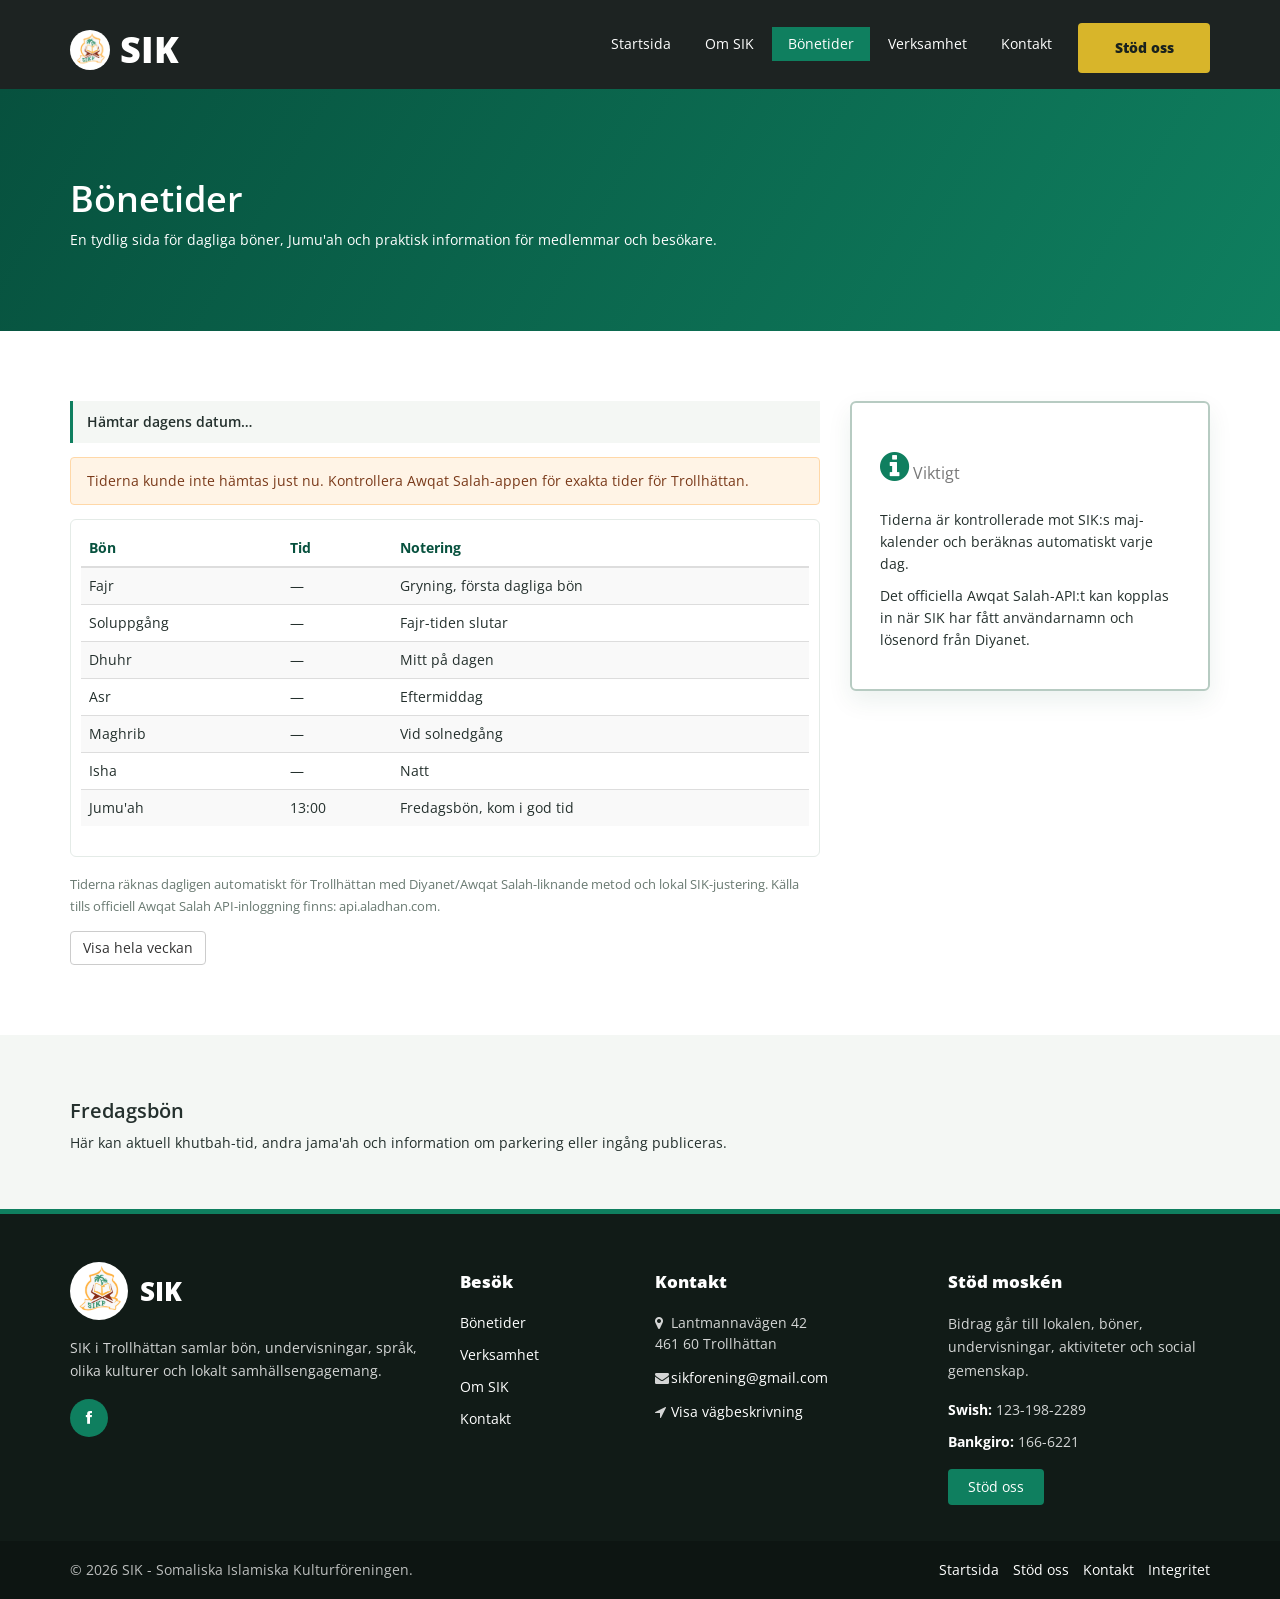
<file: prayers.html>
<!DOCTYPE html>
<html lang="sv">
<head>
<meta charset="utf-8">
<meta name="viewport" content="width=device-width, initial-scale=1.0">
<meta name="description" content="Bönetider för SIK - Somaliska Islamiska Kulturföreningen.">
<title>Bönetider | SIK</title>
<link href="css/bootstrap.min.css" rel="stylesheet">
<link href="css/font-awesome.min.css" rel="stylesheet">
<link href="css/main.css" rel="stylesheet">
<link href="css/responsive.css" rel="stylesheet">
<link href="css/custom.css" rel="stylesheet">
<meta property="og:type" content="website">
<meta property="og:locale" content="sv_SE">
<meta property="og:site_name" content="SIK - Somaliska Islamiska Kulturföreningen">
<meta property="og:title" content="Bönetider | SIK Trollhättan">
<meta property="og:description" content="Dagliga bönetider för Somaliska Islamiska Moskén i Trollhättan, uppdaterade automatiskt.">
<meta property="og:url" content="https://sikforening.se/prayers.html">
<meta property="og:image" content="https://sikforening.se/images/sik-real/facebook-profile.png">
<meta name="twitter:card" content="summary_large_image">
<meta name="twitter:title" content="Bönetider | SIK Trollhättan">
<meta name="twitter:description" content="Dagliga bönetider för Somaliska Islamiska Moskén i Trollhättan, uppdaterade automatiskt.">
<meta name="twitter:image" content="https://sikforening.se/images/sik-real/facebook-profile.png">
<link rel="canonical" href="https://sikforening.se/prayers.html">
</head>
<body class="sik-site">
<a class="sik-skip-link" href="#main-content">Hoppa till huvudinnehållet</a>
<header id="header">
<nav class="navbar navbar-inverse" role="banner"><div class="container"><div class="navbar-header"><button type="button" class="navbar-toggle" data-toggle="collapse" data-target=".navbar-collapse"><span class="sr-only">Visa meny</span><span class="icon-bar"></span><span class="icon-bar"></span><span class="icon-bar"></span></button><a class="navbar-brand brand-text" href="index.html"><img src="images/sik-real/facebook-profile.png" alt="SIK logotyp" class="brand-logo"><span>SIK</span></a></div><div class="collapse navbar-collapse navbar-right"><ul class="nav navbar-nav"><li><a href="index.html">Startsida</a></li><li><a href="about-us.html">Om SIK</a></li><li class="active"><a href="prayers.html">Bönetider</a></li><li><a href="portfolio.html">Verksamhet</a></li><li><a href="contact-us.html">Kontakt</a></li><li class="nav-cta nav-cta-support"><a href="stod-oss.html">Stöd oss</a></li><li class="nav-cta nav-cta-donor"><a href="stod-oss.html#donor-flow">Bli månadsgivare</a></li></ul></div></div></nav>
</header>

<section id="main-content" class="page-title">
<div class="container">
<h1>Bönetider</h1>
<p>En tydlig sida för dagliga böner, Jumu'ah och praktisk information för medlemmar och besökare.</p>
</div>
</section>

<section class="prayer-page">
<div class="container">
<div class="row">
<div class="col-md-8">
<p id="sik-prayer-date" class="prayer-date-line">Hämtar dagens datum…</p>
<div id="sik-prayer-error" class="prayer-error" style="display:none">
Tiderna kunde inte hämtas just nu. Kontrollera Awqat Salah-appen för exakta tider för Trollhättan.
</div>
<div class="table-responsive prayer-table">
<table class="table table-striped">
<thead><tr><th>Bön</th><th>Tid</th><th>Notering</th></tr></thead>
<tbody>
<tr><td>Fajr</td><td data-prayer="Fajr">—</td><td>Gryning, första dagliga bön</td></tr>
<tr><td>Soluppgång</td><td data-prayer="Sunrise">—</td><td>Fajr-tiden slutar</td></tr>
<tr><td>Dhuhr</td><td data-prayer="Dhuhr">—</td><td>Mitt på dagen</td></tr>
<tr><td>Asr</td><td data-prayer="Asr">—</td><td>Eftermiddag</td></tr>
<tr><td>Maghrib</td><td data-prayer="Maghrib">—</td><td>Vid solnedgång</td></tr>
<tr><td>Isha</td><td data-prayer="Isha">—</td><td>Natt</td></tr>
<tr><td>Jumu'ah</td><td>13:00</td><td>Fredagsbön, kom i god tid</td></tr>
</tbody>
</table>
</div>
<p class="prayer-source-note">Tiderna räknas dagligen automatiskt för Trollhättan med Diyanet/Awqat Salah-liknande metod och lokal SIK-justering. Källa tills officiell Awqat Salah API-inloggning finns: api.aladhan.com.</p>
<div class="weekly-prayer-toggle">
<button type="button" class="btn btn-default" id="sik-weekly-toggle" aria-expanded="false" aria-controls="sik-weekly-table">Visa hela veckan</button>
</div>
<div id="sik-weekly-table" class="weekly-prayer-table" hidden></div>
</div>
<div class="col-md-4">
<div class="notice-card">
<h3><i class="fa fa-info-circle"></i> Viktigt</h3>
<p>Tiderna är kontrollerade mot SIK:s maj-kalender och beräknas automatiskt varje dag.</p>
<p>Det officiella Awqat Salah-API:t kan kopplas in när SIK har fått användarnamn och lösenord från Diyanet.</p>
</div>
</div>
</div>
</div>
</section>

<section class="sik-cta">
<div class="container"><h2>Fredagsbön</h2><p>Här kan aktuell khutbah-tid, andra jama'ah och information om parkering eller ingång publiceras.</p></div>
</section>

<footer id="footer" class="sik-site-footer">
<div class="sik-footer-main">
<div class="container">
<div class="row">
<div class="col-md-4 col-sm-6 sik-footer-brand">
<a class="sik-footer-logo" href="index.html"><img src="images/sik-real/facebook-profile.png" alt="SIK logotyp"><span>SIK</span></a>
<p>SIK i Trollhättan samlar bön, undervisningar, språk, olika kulturer och lokalt samhällsengagemang.</p>
<div class="sik-footer-social"><a href="https://www.facebook.com/Masjidka" target="_blank" rel="noopener" aria-label="SIK på Facebook"><i class="fa fa-facebook"></i></a></div>
</div>
<div class="col-md-2 col-sm-6 sik-footer-links">
<h3>Besök</h3>
<ul>
<li><a href="prayers.html">Bönetider</a></li>
<li><a href="portfolio.html">Verksamhet</a></li>
<li><a href="about-us.html">Om SIK</a></li>
<li><a href="contact-us.html">Kontakt</a></li>
</ul>
</div>
<div class="col-md-3 col-sm-6 sik-footer-contact">
<h3>Kontakt</h3>
<ul>
<li><i class="fa fa-map-marker"></i><span>Lantmannavägen 42<br>461 60 Trollhättan</span></li>
<li><i class="fa fa-envelope"></i><a href="mailto:sikforening@gmail.com">sikforening@gmail.com</a></li>
<li><i class="fa fa-location-arrow"></i><a href="https://www.google.com/maps/search/?api=1&query=Lantmannav%C3%A4gen%2042%2C%20461%2060%20Trollh%C3%A4ttan" target="_blank" rel="noopener">Visa vägbeskrivning</a></li>
</ul>
</div>
<div class="col-md-3 col-sm-6 sik-footer-support">
<h3>Stöd moskén</h3>
<p>Bidrag går till lokalen, böner, undervisningar, aktiviteter och social gemenskap.</p>
<ul>
<li><strong>Swish:</strong> 123-198-2289</li>
<li><strong>Bankgiro:</strong> 166-6221</li>
</ul>
<a class="btn btn-primary" href="stod-oss.html">Stöd oss</a>
</div>
</div>
</div>
</div>
<div class="sik-footer-bottom">
<div class="container">
<div class="row">
<div class="col-sm-6">&copy; 2026 SIK - Somaliska Islamiska Kulturföreningen.</div>
<div class="col-sm-6"><ul class="sik-footer-mini"><li><a href="index.html">Startsida</a></li><li><a href="stod-oss.html">Stöd oss</a></li><li><a href="contact-us.html">Kontakt</a></li><li><a href="integritetspolicy.html">Integritet</a></li></ul></div>
</div>
</div>
</div>
</footer>
<script src="js/jquery.js"></script><script src="js/bootstrap.min.js"></script><script src="js/sik-prayer-times.js"></script>
</body>
</html>
</file>
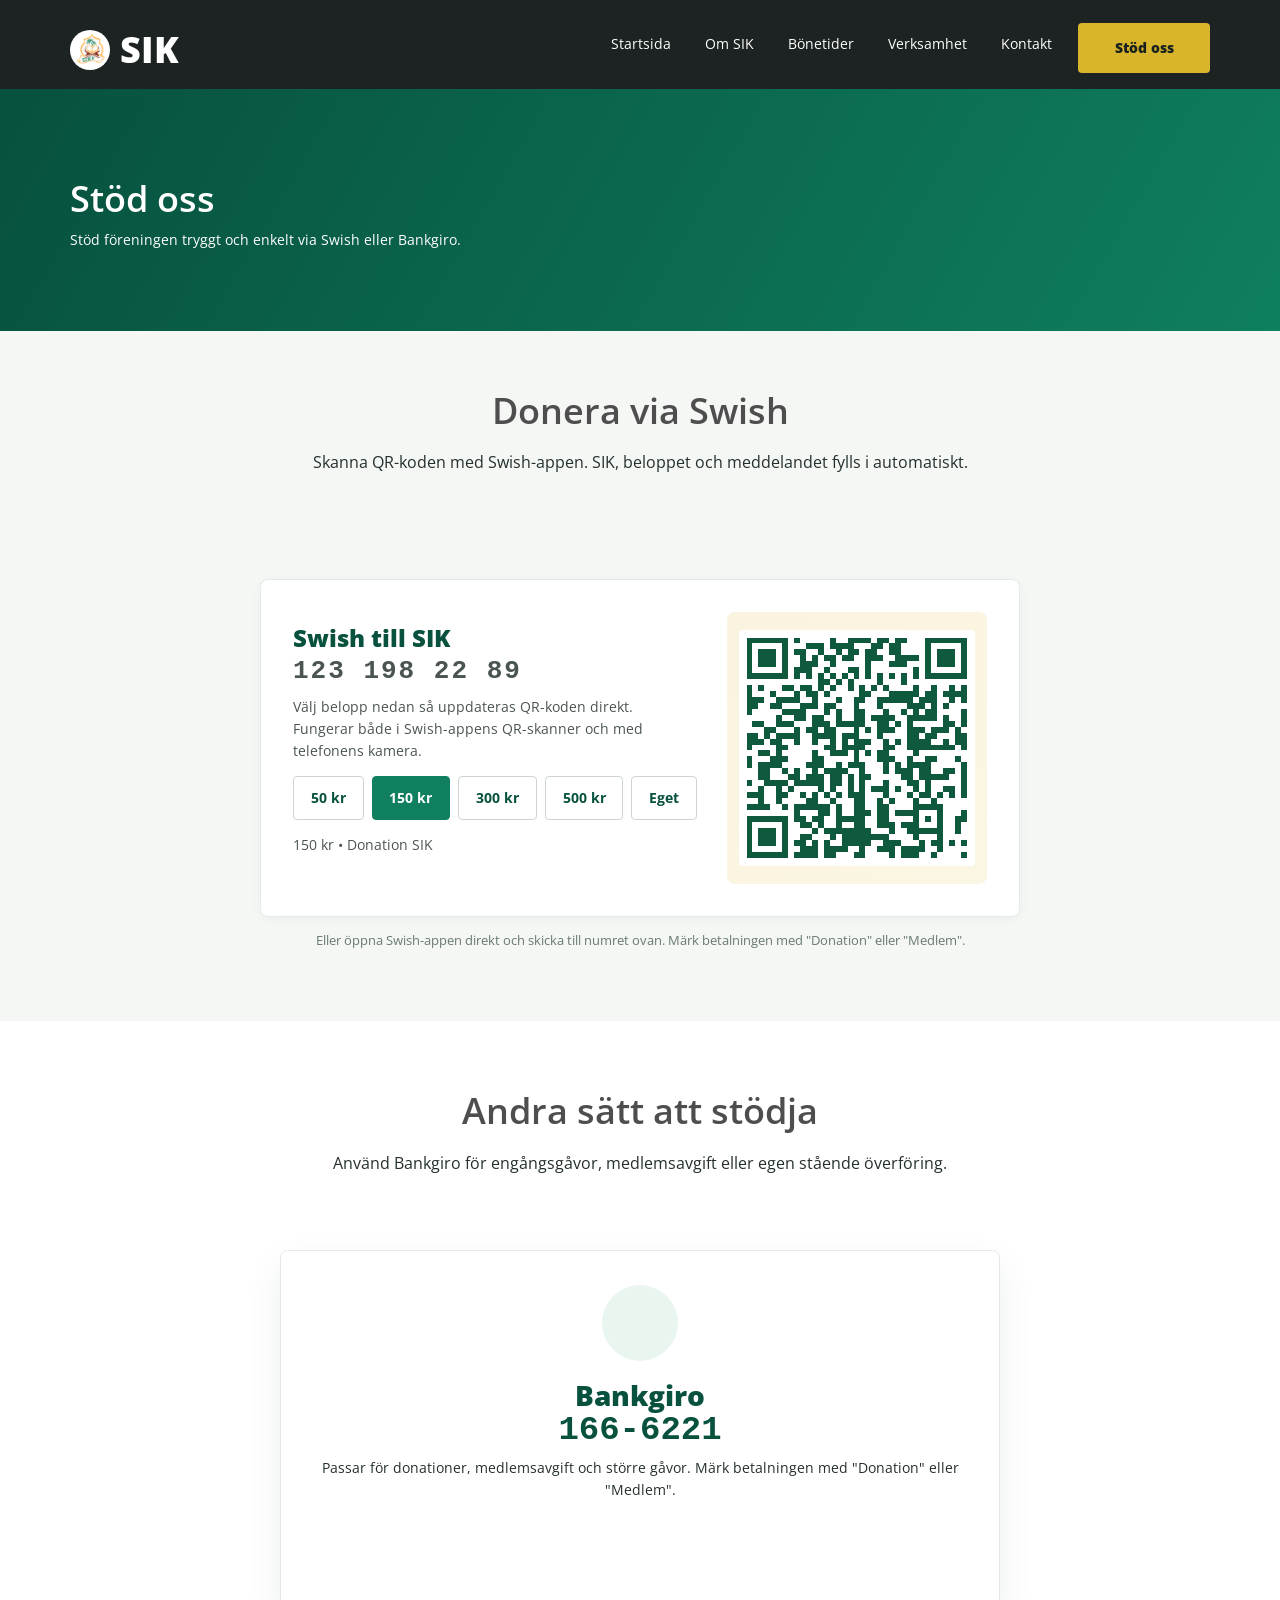
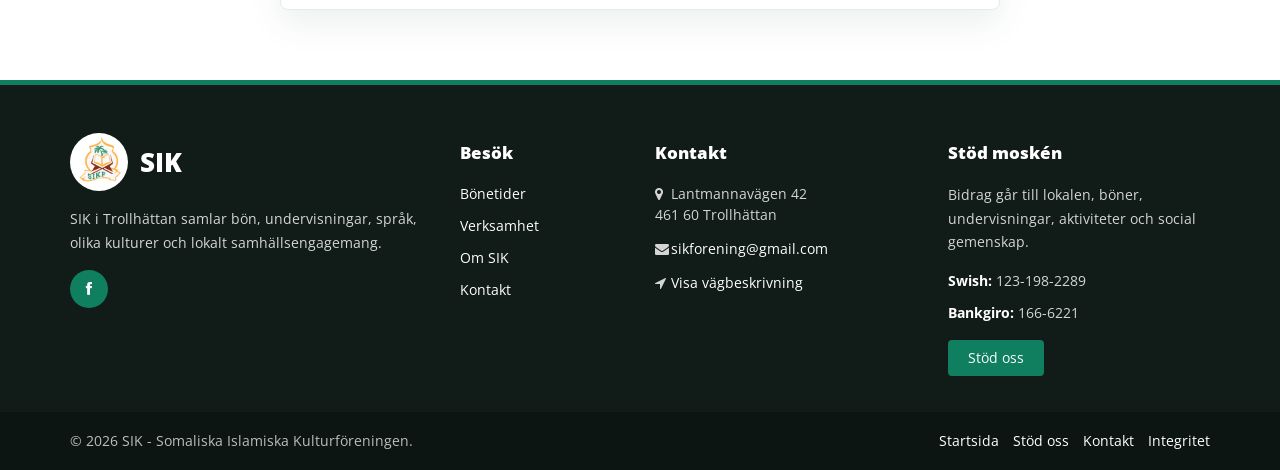
<file: stod-oss.html>
<!DOCTYPE html>
<html lang="sv">
<head>
<meta charset="utf-8">
<meta name="viewport" content="width=device-width, initial-scale=1.0">
<meta name="description" content="Stöd SIK - Somaliska Islamiska Kulturföreningen via Swish eller Bankgiro.">
<title>Stöd oss | SIK</title>
<link href="css/bootstrap.min.css" rel="stylesheet">
<link href="css/font-awesome.min.css" rel="stylesheet">
<link href="css/main.css" rel="stylesheet">
<link href="css/responsive.css" rel="stylesheet">
<link href="css/custom.css" rel="stylesheet">
<meta property="og:type" content="website">
<meta property="og:locale" content="sv_SE">
<meta property="og:site_name" content="SIK - Somaliska Islamiska Kulturföreningen">
<meta property="og:title" content="Stöd oss | SIK Trollhättan">
<meta property="og:description" content="Stöd Somaliska Islamiska Kulturföreningen i Trollhättan via Swish eller Bankgiro.">
<meta property="og:url" content="https://sikforening.se/stod-oss.html">
<meta property="og:image" content="https://sikforening.se/images/sik-real/facebook-profile.png">
<meta name="twitter:card" content="summary_large_image">
<meta name="twitter:title" content="Stöd oss | SIK Trollhättan">
<meta name="twitter:description" content="Stöd Somaliska Islamiska Kulturföreningen i Trollhättan via Swish eller Bankgiro.">
<meta name="twitter:image" content="https://sikforening.se/images/sik-real/facebook-profile.png">
<link rel="canonical" href="https://sikforening.se/stod-oss.html">
</head>
<body class="sik-site">
<a class="sik-skip-link" href="#main-content">Hoppa till huvudinnehållet</a>
<header id="header">
<nav class="navbar navbar-inverse" role="banner"><div class="container"><div class="navbar-header"><button type="button" class="navbar-toggle" data-toggle="collapse" data-target=".navbar-collapse"><span class="sr-only">Visa meny</span><span class="icon-bar"></span><span class="icon-bar"></span><span class="icon-bar"></span></button><a class="navbar-brand brand-text" href="index.html"><img src="images/sik-real/facebook-profile.png" alt="SIK logotyp" class="brand-logo"><span>SIK</span></a></div><div class="collapse navbar-collapse navbar-right"><ul class="nav navbar-nav"><li><a href="index.html">Startsida</a></li><li><a href="about-us.html">Om SIK</a></li><li><a href="prayers.html">Bönetider</a></li><li><a href="portfolio.html">Verksamhet</a></li><li><a href="contact-us.html">Kontakt</a></li><li class="nav-cta nav-cta-support active"><a href="stod-oss.html">Stöd oss</a></li><li class="nav-cta nav-cta-donor"><a href="stod-oss.html#donor-flow">Bli månadsgivare</a></li></ul></div></div></nav>
</header>

<section id="main-content" class="page-title">
<div class="container">
<h1>Stöd oss</h1>
<p>Stöd föreningen tryggt och enkelt via Swish eller Bankgiro.</p>
</div>
</section>

<section class="monthly-donor-page sik-temporary-hidden" hidden>
<div class="container">
<div class="row">
<div class="col-md-5 donor-copy">
<p class="breadcrumb-line"><a href="index.html">Hem</a> / <a href="stod-oss.html">Stöd oss</a> / Bli månadsgivare</p>
<h2>Bli månadsgivare och stötta moskén varje månad</h2>
<p>Din månadsgåva hjälper SIK att planera långsiktigt för bönelokal, undervisningar, barn- och ungdomsaktiviteter, Ramadan/Eid-program och social gemenskap.</p>
<p>Du väljer själv belopp och kan använda medlemskap, månadsgåva eller annan återkommande betalning enligt föreningens rutiner.</p>
<ul class="donor-benefits">
<li><i class="fa fa-check"></i> Stödet går till den löpande verksamheten.</li>
<li><i class="fa fa-check"></i> Du kan välja fast månadsbelopp eller egen summa.</li>
<li><i class="fa fa-check"></i> Föreningen kontaktar dig om nästa steg för betalning.</li>
</ul>
<a class="btn btn-primary btn-lg donor-jump" href="#donor-flow">Starta månadsgåva <i class="fa fa-arrow-right"></i></a>
</div>

<div class="col-md-7">
<form id="donor-flow" class="donor-flow" method="post" action="sendemail.php" data-sik-form>
<input type="hidden" name="subject" value="Bli månadsgivare">
<input type="hidden" name="message" id="support-message" value="">
<input type="hidden" name="amount" id="amount-input" value="150">
<input type="hidden" name="signature_data" id="signature-data" value="">
<input type="hidden" name="autogiro_pdf" id="autogiro-pdf-data" value="">
<input type="hidden" name="autogiro_pdf_filename" id="autogiro-pdf-filename" value="">

<div class="flow-progress" aria-label="Steg">
<span class="active" data-progress="1">1</span>
<span data-progress="2">2</span>
<span data-progress="3">3</span>
<span data-progress="4">4</span>
<span data-progress="5">5</span>
</div>

<section class="donor-step active" data-step="1">
<h3>1. Belopp</h3>
<p class="step-question">Hur mycket vill du ge varje månad?</p>
<div class="amount-grid" role="group" aria-label="Välj månadsbelopp">
<button type="button" class="amount-choice" data-amount="100">100 kr</button>
<button type="button" class="amount-choice active" data-amount="150">150 kr</button>
<button type="button" class="amount-choice" data-amount="300">300 kr</button>
<button type="button" class="amount-choice" data-amount="500">500 kr</button>
<button type="button" class="amount-choice" data-amount="other">Annat</button>
</div>
<div class="custom-amount-wrap" hidden>
<label for="custom-amount">Eget belopp per månad</label>
<input type="number" id="custom-amount" class="form-control" min="100" step="1" placeholder="Minst 100 kr per månad">
</div>
<button type="button" class="flow-next btn btn-primary btn-block">Nästa steg</button>
</section>

<section class="donor-step" data-step="2">
<h3>2. Uppgifter</h3>
<div class="personal-row">
<div class="form-group personal-number">
<label for="personal-number">Personnummer *</label>
<input type="text" id="personal-number" name="personal_number" class="form-control" placeholder="ÅÅMMDDXXXX" required>
</div>
<button type="button" class="auto-fill-button">Fyll i automatiskt</button>
</div>
<p class="helper-note">Uppgifterna används för att skapa en autogiroanmälan som SIK kan hantera enligt föreningens bankrutin.</p>
<div class="row compact-row">
<div class="col-sm-6"><div class="form-group"><label>Förnamn *</label><input type="text" name="first_name" class="form-control" required></div></div>
<div class="col-sm-6"><div class="form-group"><label>Efternamn *</label><input type="text" name="last_name" class="form-control" required></div></div>
</div>
<div class="row compact-row">
<div class="col-sm-7"><div class="form-group"><label>Adress</label><input type="text" name="address" class="form-control"></div></div>
<div class="col-sm-5"><div class="form-group"><label>Telefonnummer</label><input type="text" name="phone" class="form-control"></div></div>
</div>
<div class="row compact-row">
<div class="col-sm-5"><div class="form-group"><label>Postnummer</label><input type="text" name="postal_code" class="form-control"></div></div>
<div class="col-sm-7"><div class="form-group"><label>Stad</label><input type="text" name="city" class="form-control"></div></div>
</div>
<div class="form-group"><label>E-post *</label><input type="email" name="email" class="form-control" required></div>
<div class="flow-actions">
<button type="button" class="flow-back btn btn-default">Tillbaka</button>
<button type="button" class="flow-next btn btn-primary">Nästa steg</button>
</div>
</section>

<section class="donor-step" data-step="3">
<h3>3. Betalsätt</h3>
<input type="hidden" name="payment_method" value="Autogiro">
<div class="payment-choice payment-choice--locked active">
<i class="fa fa-university"></i>
<div>
<h4>Betalar med Autogiro</h4>
<p>Månadsgivare registreras med Autogiro så att stödet kan dras tryggt varje månad.</p>
</div>
</div>
<div class="flow-total"><span>Totalt:</span><strong><span data-summary-amount>150</span> kr/månad</strong></div>
<label class="consent-line"><input type="checkbox" name="consent" required> Jag godkänner att SIK kontaktar mig om medlemskap, månadsgåva och betalningsuppgifter.</label>
<div class="flow-actions">
<button type="button" class="flow-back btn btn-default">Tillbaka</button>
<button type="button" class="flow-next btn btn-primary">Nästa steg</button>
</div>
</section>

<section class="donor-step" data-step="4">
<h3>4. Bankuppgifter</h3>
<div class="bank-box">
<h3>Autogiroanmälan</h3>
<p>Fyll i bankuppgifterna så skapas en autogiroblankett som kan skrivas ut, undertecknas och lämnas till SIK.</p>
<div class="form-group"><label>Välj din bank *</label><select name="bank" class="form-control" required><option value="">Välj bank</option><option>Handelsbanken</option><option>Nordea</option><option>ICA Banken</option><option>Länsförsäkringar</option><option>SBAB</option><option>SEB</option><option>Skandia</option><option>Danske Bank</option><option>Swedbank</option><option>Swedbank Sparbankerna</option><option>Sparbanken Syd</option><option>Annan bank</option></select></div>
<div class="form-group"><label>Clearingnummer + kontonummer *</label><input type="text" name="bank_account" class="form-control" placeholder="Exempel: 1234-567890123" required></div>
<div class="form-group"><label>Ort och datum *</label><input type="text" name="signature_place_date" class="form-control" placeholder="Trollhättan, dagens datum" required></div>
</div>
<div class="flow-actions">
<button type="button" class="flow-back btn btn-default">Tillbaka</button>
<button type="button" class="flow-next btn btn-primary">Skapa blankett</button>
</div>
</section>

<section class="donor-step" data-step="5">
<h3>5. Autogiroblankett</h3>
<p class="helper-note"><strong>Så här fungerar det:</strong> Du fyller i blanketten digitalt och skapar en PDF-kopia. För att autogirot ska kunna registreras hos banken behöver SIK ta emot blanketten med en <em>juridiskt giltig</em> underskrift — antingen via en utskriven blankett som du skriver under för hand, eller via ett kommande BankID-flöde när det är aktiverat.</p>
<div class="signature-callout"><strong>Förhandsgranskning av underskrift</strong><span>Underskriften nedan är endast en förhandsgranskning på blanketten. Den ersätter <strong>inte</strong> en juridiskt giltig underskrift — det krävs på den utskrivna blanketten eller via BankID när tjänsten aktiveras.</span></div>
<div class="required-fields-note"><strong>Fyll endast i markerade fält</strong><span>Grön markering visar de fält som betalaren ansvarar för: namn, personnummer, bank, konto, ort/datum och underskrift. Övriga rutor är föreningens uppgifter eller lämnas tomma.</span></div>
<div class="autogiro-preview bg-autogiro-form" id="autogiro-preview">
<div class="bg-form-top">
<div>
<div class="bankgirot-logo" aria-label="Bankgirot"><img src="images/forms/bankgirot-logo-reference-transparent.png" alt="Bankgirot"></div>
<p>Ifylld och underskriven blankett skickas till betalningsmottagaren.<br>Notera: Blanketter som skickas till Bankgirot kommer inte att hanteras.</p>
</div>
<h3>Autogiroanmälan,<br>medgivande till kontonummer</h3>
</div>
<div class="bg-form-columns">
<div class="bg-column">
<h4>Betalningsmottagare</h4>
<div class="bg-field"><label>Namn*</label><strong>Somaliska Islamiska Kulturföreningen</strong></div>
<div class="bg-field"><label>Fullständig adress*</label><span>Lantmannavägen 38-40</span></div>
<div class="bg-field bg-field-empty"><label>&nbsp;</label><span>461 60 Trollhättan</span></div>
<div class="bg-field bg-field-empty"><label>&nbsp;</label><span></span></div>
<div class="bg-field"><label>Organisationsnummer (10 siffror)*</label><span>8024707211</span></div>
<div class="bg-field"><label>Bankgironummer</label><span>166-6221</span></div>
<p class="bg-required">* Markerade uppgifter är obligatoriska</p>
</div>
<div class="bg-column">
<h4>Betalare</h4>
<div class="bg-field bg-user-field"><label>Namn*</label><span data-ag="name"></span></div>
<div class="bg-field bg-user-field"><label>Fullständig adress</label><span data-ag="address"></span></div>
<div class="bg-field bg-field-empty"><label>&nbsp;</label><span></span></div>
<div class="bg-field bg-field-empty"><label>&nbsp;</label><span></span></div>
<div class="bg-field bg-user-field"><label>Person-/organisationsnummer (10 siffror)*</label><span data-ag="personal"></span></div>
<div class="bg-field bg-user-field"><label>Betaltjänstleverantör*</label><span data-ag="bank"></span></div>
<div class="bg-field bg-user-field"><label>Konto (Clearingnummer+kontonummer)*</label><span data-ag="account"></span></div>
<div class="bg-field"><label>Betalar-/kundnummer</label><span></span></div>
<p class="bg-clearing-note">Clearingnumret är det fyrsiffriga nummer som betecknar ett kontor eller en avdelning hos betaltjänstleverantören, se kontoutdraget. Normalt är clearingnumret de första fyra siffrorna i kontonumret. Swedbank har ibland fem siffror, ex 8327 - 9XXXXX. Utelämna då femte siffran, i detta fall 9. Handelsbankens clearingnummer ska alltid börja med 6 (hittar du inte det ange 6000). Personkonto i Nordea där kontonumret är samma som ditt personnummer: Clearingnummer = 3300 - ÅÅMMDDXXXX. Personkonto i Nordea där kontonumret inte är ett personnummer: Clearingnummer = de fyra första siffrorna i kontonumret. PlusGirokontot i Nordea: Clearingnummer = 9960.</p>
</div>
</div>
<div class="bg-form-lower">
<div class="bg-mandate-text">
<h4>Medgivande till betalning via Autogiro</h4>
<p>Undertecknad ("betalaren"), medger att betalning får göras genom uttag från angivet konto, på begäran av angiven betalningsmottagare för betalning till denne på viss dag ("förfallodagen") via Autogiro.</p>
</div>
<div class="bg-signature-fields">
<div class="bg-field bg-user-field"><label>Ort och datum*</label><strong data-ag="placeDate"></strong></div>
<div class="bg-field bg-signature-field signature-box signature-missing bg-user-field"><label>Betalarens underskrift*</label><div class="signature-preview"><img id="signature-preview-image" alt="Betalarens underskrift" hidden><em data-signature-status>Underskrift saknas</em></div><button type="button" class="btn btn-primary signature-open">Underskriv här</button></div>
</div>
</div>
<p class="bg-privacy-text">Betalaren samtycker till att behandling av personuppgifter som lämnats i detta medgivande behandlas av betalarens betaltjänstleverantör, betalningsmottagaren, betalningsmottagarens betaltjänstleverantör och Bankgirocentralen BGC AB för administration av tjänsten. Personuppgiftsansvariga för denna personuppgiftsbehandling är betalarens betaltjänstleverantör, betalningsmottagaren samt betalningsmottagarens betaltjänstleverantör. Betalaren kan när som helst begära att få tillgång till eller rättelse av personuppgifterna genom att kontakta betalarens betaltjänstleverantör. Ytterligare information om behandling av personuppgifter i samband med betalningar kan finnas i villkoren för kontot och i avtalet med betalningsmottagaren. Betalaren kan när som helst återkalla sitt samtycke, vilket medför att tjänsten i sin helhet avslutas.</p>
<p class="bg-copyright">© Bankgirocentralen BGC AB 2023. All rights reserved.</p>
</div>
<p class="donor-privacy-note"><i class="fa fa-lock"></i> SIK behandlar dina uppgifter endast för att hantera autogiroanmälan och föreningens administration. Läs mer i vår <a href="integritetspolicy.html" target="_blank" rel="noopener">integritetspolicy</a>.</p>
<div class="flow-actions final-actions">
<button type="button" class="flow-back btn btn-default">Tillbaka</button>
<button type="button" class="btn btn-default print-autogiro">Skriv ut blankett</button>
<button type="button" class="btn btn-default download-autogiro">Ladda ner PDF</button>
<button type="submit" class="btn btn-primary save-autogiro submit-autogiro">Spara blankett</button>
</div>
<a class="cancel-payment" href="stod-oss.html">Avbryt anmälan</a>
</section>
</form>
</div>
</div>
</div>
</section>

<div class="signature-modal" id="signature-modal" hidden role="dialog" aria-modal="true" aria-labelledby="signature-title">
<div class="signature-dialog">
<h3 id="signature-title">Förhandsgranskning av underskrift</h3>
<p>Skriv din underskrift med mus, touchpad eller finger för att se hur blanketten ser ut. För registrering hos banken krävs att du skriver under den utskrivna blanketten för hand, eller signerar via BankID när tjänsten är aktiverad.</p>
<canvas id="signature-canvas" aria-label="Skriv din underskrift här"></canvas>
<div class="signature-dialog-actions">
<button type="button" class="btn btn-default signature-clear">Rensa</button>
<button type="button" class="btn btn-default signature-cancel">Avbryt</button>
<button type="button" class="btn btn-primary signature-save">Spara underskrift</button>
</div>
</div>
</div>

<section id="swish" class="sik-swish-section">
<div class="container">
<div class="center">
<h2>Donera via Swish</h2>
<p class="lead">Skanna QR-koden med Swish-appen. SIK, beloppet och meddelandet fylls i automatiskt.</p>
</div>
<div class="sik-swish-widget">
<div class="sik-swish-info">
<h3>Swish till SIK</h3>
<p class="sik-swish-number">123 198 22 89</p>
<p>Välj belopp nedan så uppdateras QR-koden direkt. Fungerar både i Swish-appens QR-skanner och med telefonens kamera.</p>
<div class="sik-swish-amounts">
<button type="button" class="sik-swish-amount" data-amount="50">50 kr</button>
<button type="button" class="sik-swish-amount active" data-amount="150">150 kr</button>
<button type="button" class="sik-swish-amount" data-amount="300">300 kr</button>
<button type="button" class="sik-swish-amount" data-amount="500">500 kr</button>
<button type="button" class="sik-swish-amount" data-amount="custom">Eget</button>
</div>
<div class="sik-swish-custom-wrap" style="display:none">
<input type="number" class="sik-swish-custom form-control" placeholder="Ange belopp i kr" min="1" step="1">
</div>
<p class="sik-swish-summary">150 kr • Donation SIK</p>
</div>
<div class="sik-swish-qr-wrap">
<div class="sik-swish-qr" aria-label="Swish QR-kod"></div>
</div>
</div>
<p class="sik-swish-helper">Eller öppna Swish-appen direkt och skicka till numret ovan. Märk betalningen med "Donation" eller "Medlem".</p>
</div>
</section>

<section id="bankgiro" class="donation-methods">
<div class="container">
<div class="center">
<h2>Andra sätt att stödja</h2>
<p class="lead">Använd Bankgiro för engångsgåvor, medlemsavgift eller egen stående överföring.</p>
</div>
<div class="row">
<div class="col-sm-8 col-sm-offset-2">
<div class="method-card bankgiro-card">
<i class="fa fa-bank"></i>
<h3>Bankgiro</h3>
<p class="bankgiro-number">166-6221</p>
<p>Passar för donationer, medlemsavgift och större gåvor. Märk betalningen med "Donation" eller "Medlem".</p>
</div>
</div>
</div>
</div>
</section>

<footer id="footer" class="sik-site-footer">
<div class="sik-footer-main">
<div class="container">
<div class="row">
<div class="col-md-4 col-sm-6 sik-footer-brand">
<a class="sik-footer-logo" href="index.html"><img src="images/sik-real/facebook-profile.png" alt="SIK logotyp"><span>SIK</span></a>
<p>SIK i Trollhättan samlar bön, undervisningar, språk, olika kulturer och lokalt samhällsengagemang.</p>
<div class="sik-footer-social"><a href="https://www.facebook.com/Masjidka" target="_blank" rel="noopener" aria-label="SIK på Facebook"><i class="fa fa-facebook"></i></a></div>
</div>
<div class="col-md-2 col-sm-6 sik-footer-links">
<h3>Besök</h3>
<ul>
<li><a href="prayers.html">Bönetider</a></li>
<li><a href="portfolio.html">Verksamhet</a></li>
<li><a href="about-us.html">Om SIK</a></li>
<li><a href="contact-us.html">Kontakt</a></li>
</ul>
</div>
<div class="col-md-3 col-sm-6 sik-footer-contact">
<h3>Kontakt</h3>
<ul>
<li><i class="fa fa-map-marker"></i><span>Lantmannavägen 42<br>461 60 Trollhättan</span></li>
<li><i class="fa fa-envelope"></i><a href="mailto:sikforening@gmail.com">sikforening@gmail.com</a></li>
<li><i class="fa fa-location-arrow"></i><a href="https://www.google.com/maps/search/?api=1&query=Lantmannav%C3%A4gen%2042%2C%20461%2060%20Trollh%C3%A4ttan" target="_blank" rel="noopener">Visa vägbeskrivning</a></li>
</ul>
</div>
<div class="col-md-3 col-sm-6 sik-footer-support">
<h3>Stöd moskén</h3>
<p>Bidrag går till lokalen, böner, undervisningar, aktiviteter och social gemenskap.</p>
<ul>
<li><strong>Swish:</strong> 123-198-2289</li>
<li><strong>Bankgiro:</strong> 166-6221</li>
</ul>
<a class="btn btn-primary" href="stod-oss.html">Stöd oss</a>
</div>
</div>
</div>
</div>
<div class="sik-footer-bottom">
<div class="container">
<div class="row">
<div class="col-sm-6">&copy; 2026 SIK - Somaliska Islamiska Kulturföreningen.</div>
<div class="col-sm-6"><ul class="sik-footer-mini"><li><a href="index.html">Startsida</a></li><li><a href="stod-oss.html">Stöd oss</a></li><li><a href="contact-us.html">Kontakt</a></li><li><a href="integritetspolicy.html">Integritet</a></li></ul></div>
</div>
</div>
</div>
</footer>
<script src="js/jquery.js"></script>
<script src="js/bootstrap.min.js"></script>
<script src="js/qrcode.min.js"></script>
<script src="js/sik-swish.js"></script>
<script src="js/sik-forms.js?v=20260506-4"></script>
<script src="js/vendor/html2canvas.min.js"></script>
<script src="js/vendor/jspdf.umd.min.js"></script>
<script src="js/sik-donor-flow.js?v=20260507-1"></script>
</body>
</html>
</file>
<file: css/main.css>
@import url(https://fonts.googleapis.com/css?family=Open+Sans:300italic,400italic,600italic,700italic,800italic,400,600,700,300,800);


/*************************
*******Typography******
**************************/

body {
  background: #fff;
  font-family: 'Open Sans', sans-serif;
  color:#4e4e4e;
  line-height: 22px;
}

h1,
h2,
h3,
h4,
h5,
h6 {
  font-weight: 600; 
  font-family: 'Open Sans', sans-serif;
  color:#4e4e4e;
}

h1{
  font-size: 36px;
  color:#fff;
}

h2{
  font-size: 20px;
}

h3{
  font-size: 16px;
  color: #787878;
  font-weight: 400;
  line-height: 24px;
}

h4{
  font-size: 16px;
}

a {
  color: #1EBB11;
  -webkit-transition: color 300ms, background-color 300ms;
  -moz-transition: color 300ms, background-color 300ms;
  -o-transition:  color 300ms, background-color 300ms;
  transition:  color 300ms, background-color 300ms;
}

a:hover, a:focus {
  color: #d43133;
}

hr {
  border-top: 1px solid #e5e5e5;
  border-bottom: 1px solid #fff;
}


.btn-primary {
  padding: 8px 20px;
  background: #1EBB11;
  color: #fff;
  border-radius: 4px;
  border:none;
  margin-top: 10px;
}


.btn-primary:hover, 
.btn-primary:focus{
  background: #1EBB11;
  outline: none;
  box-shadow: none;
} 

.btn-transparent {
  border: 3px solid #fff;
  background: transparent;
  color: #fff;
}

.btn-transparent:hover {
  border-color: rgba(255, 255, 255, 0.5);
}

a:hover,
a:focus {
  color: #111;
  text-decoration: none;
  outline: none;
}

.dropdown-menu {
  margin-top: -1px;
  min-width: 180px;
}

.center h2{
  font-size: 36px;
  margin-top: 0;
  margin-bottom: 20px;
}

.media>.pull-left{
  margin-right: 20px;
}

.media>.pull-right{
  margin-left: 20px;
}

body > section {
  padding: 70px 0;
}

.center {
  text-align: center;
  padding-bottom: 55px;
}

.scaleIn {
  -webkit-animation-name: scaleIn;
  animation-name: scaleIn;
}

.lead{
  font-size: 16px;
  line-height: 24px;
  font-weight: 400;
}

.transparent-bg {
  background-color: transparent !important;
  margin-bottom: 0;
}

@-webkit-keyframes scaleIn {
  0% {
    opacity: 0;
    -webkit-transform: scale(0);
    transform: scale(0);
  }

  100% {
    opacity: 1;
    -webkit-transform: scale(1);
    transform: scale(1);
  }
}

@keyframes scaleIn {
  0% {
    opacity: 0;
    -webkit-transform: scale(0);
    -ms-transform: scale(0);
    transform: scale(0);
  }

  100% {
    opacity: 1;
    -webkit-transform: scale(1);
    -ms-transform: scale(1);
    transform: scale(1);
  }
}


/*************************
*******Header******
**************************/

#header .search{
  display: inline-block;
}

.navbar>.container .navbar-brand{
  margin-left: 0;
}

.top-bar {
  padding: 10px 0;
  background: #A7A7A7;
  border-bottom: 1px solid #222;
  line-height: 28px;
}

.top-number{
  color: #fff;
}

.top-number p{
  margin: 0
}

.social{
  text-align: right;
}

.social-share{
 display: inline-block;
 list-style: none;
 padding: 0;
 margin: 0;
}

ul.social-share li {
  display: inline-block;
}

ul.social-share li a {
  display: inline-block;
  color: #fff;
  background: #404040;
  width: 25px;
  height: 25px;
  line-height: 25px;
  text-align: center;
  border-radius: 2px;
}

ul.social-share li a:hover {
  background: #1EBB11;
  color: #fff;
}

.search i {
  color: #fff;
}

input.search-form{
  background: transparent;
  border: 0 none;
  width: 60px;
  padding: 0 10px;
  color: #FFF;
  -webkit-transition: all 400ms;
  -moz-transition: all 400ms;
  -ms-transition: all 400ms;
  -o-transition: all 400ms;
  transition: all 400ms;
}

input.search-form::-webkit-input-placeholder{
  color: transparent;
}

input.search-form:hover::-webkit-input-placeholder {
  color: #fff;
}

input.search-form:hover {
  width: 180px;
}

.navbar-brand {
  padding: 0;
  margin:0;
}

.navbar {
  border-radius: 0;
  margin-bottom: 0;
  background: rgba(58, 56, 56, 0.93);
  padding: 15px 0;
  padding-bottom: 0;
}

 .navbar-nav{
  margin-top: 12px;
 }

.navbar-nav>li{
  padding-bottom: 28px;
}

.navbar-inverse .navbar-nav > li > a {
  padding: 5px 30px;
  margin: 0;
  color: #fff;
  line-height: 24px;
  display: inline-block;
}

.navbar-inverse .navbar-nav > li > a:hover{
	background-color: #0B9B2D;
  color: #fff;
}

.navbar-inverse {
  border: none;
}

.navbar-inverse .navbar-brand {
  font-size: 36px;
  line-height: 50px;
  color: #fff;
}

.navbar-inverse .navbar-nav > .active > a,
.navbar-inverse .navbar-nav > .active > a:hover,
.navbar-inverse .navbar-nav > .active > a:focus,
.navbar-inverse .navbar-nav > .open > a,
.navbar-inverse .navbar-nav > .open > a:hover,
.navbar-inverse .navbar-nav > .open > a:focus {
  background-color: #1EBB11;
  color: #fff;
}

.navbar-inverse .navbar-nav .dropdown-menu {
  background-color: rgba(0,0,0,.85);
  -webkit-box-shadow: 0 3px 8px rgba(0, 0, 0, 0.125);
  -moz-box-shadow: 0 3px 8px rgba(0, 0, 0, 0.125);
  box-shadow: 0 3px 8px rgba(0, 0, 0, 0.125);
  border: 0;
  padding: 0;
  margin-top: 0;
  border-top: 0;
  border-radius: 0;
  left: 0;
}

.navbar-inverse .navbar-nav .dropdown-menu:before{
  position: absolute;
  top:0;
}

.navbar-inverse .navbar-nav .dropdown-menu > li > a {
  padding: 8px 15px;
  color: #fff;
}

.navbar-inverse .navbar-nav .dropdown-menu > li:hover > a,
.navbar-inverse .navbar-nav .dropdown-menu > li:focus > a,
.navbar-inverse .navbar-nav .dropdown-menu > li.active > a {
  background-color: #1EBB11;
  color: #fff;
}

.navbar-inverse .navbar-nav .dropdown-menu > li:last-child > a {
  border-radius: 0 0 3px 3px;
}

.navbar-inverse .navbar-nav .dropdown-menu > li.divider {
  background-color: transparent;
}

.navbar-inverse .navbar-collapse,
.navbar-inverse .navbar-form {
  border-top: 0;
  padding-bottom: 0;
}


/*************************
*******Home Page******
**************************/


#main-slider {
  position: relative;
}

.no-margin {
  margin: 0;
  padding: 0;
}

#main-slider .carousel .carousel-content {
  margin-top: 150px;
}

#main-slider .carousel .slide-margin{
  margin-top: 140px;
}

#main-slider .carousel h2 {
  color: #fff;
}

#main-slider .carousel .btn-slide {
  padding: 8px 20px;
  background: #534B57;
  color: #fff;
  margin-top: 25px;
  display: inline-block;
}

#main-slider .carousel .slider-img{
  text-align: right;
  position: absolute;
}


#main-slider .carousel .item {
  background-position: 50%;
  background-repeat: no-repeat;
  background-size: cover;
  left: 0 !important;
  opacity: 0;
  top: 0;
  position: absolute;
  width: 100%;
  display: block !important;
  height: 730px;
  -webkit-transition: opacity ease-in-out 500ms;
  -moz-transition: opacity ease-in-out 500ms;
  -o-transition: opacity ease-in-out 500ms;
  transition: opacity ease-in-out 500ms;
}

#main-slider .carousel .item:first-child {
  top: auto;
  position: relative;
}

#main-slider .carousel .item.active {
  opacity: 1;
  -webkit-transition: opacity ease-in-out 500ms;
  -moz-transition: opacity ease-in-out 500ms;
  -o-transition: opacity ease-in-out 500ms;
  transition: opacity ease-in-out 500ms;
  z-index: 1;
}

#main-slider .prev,
#main-slider .next {
  position: absolute;
  top: 50%;
  background-color: #1EBB11;
  color: #fff;
  display: inline-block;
  margin-top: -25px;
  height: 40px;
  line-height: 40px;
  width: 40px;
  line-height: 40px;
  text-align: center;
  border-radius: 2px;
  z-index: 5;
}

#main-slider .prev:hover,
#main-slider .next:hover {
  background-color: #000;
}

#main-slider .prev {
  left: 10px;
}

#main-slider .next {
  right: 10px;
}

#main-slider .carousel-indicators li {
  width: 20px;
  height: 20px;
  background-color: #fff;
  margin: 0 15px 0 0;
  position: relative;
}

#main-slider .carousel-indicators li:after {
  position: absolute;
  content: "";
  width: 24px;
  height: 24px;
  border-radius: 100%;
  background: rgba(0, 0, 0, 0);
  border: 1px solid #FFF;
  left: -3px;
  top: -3px;
}

#main-slider .carousel-indicators .active{
  width: 20px;
  height: 20px;
  background-color: #1EBB11;
   margin: 0 15px 0 0;
   border: 1px solid #1EBB11;
   position: relative;
}

#main-slider .carousel-indicators .active:after {
  position: absolute;
  content: "";
  width: 24px;
  height: 24px;
  border-radius: 100%;
  background: #2DC52D;
  border: 1px solid #2DC52D;
  left: -3px;
  top: -3px;
}

#main-slider .active .animation.animated-item-1 {
  -webkit-animation: fadeInUp 300ms linear 300ms both;
  -moz-animation: fadeInUp 300ms linear 300ms both;
  -o-animation: fadeInUp 300ms linear 300ms both;
  -ms-animation: fadeInUp 300ms linear 300ms both;
  animation: fadeInUp 300ms linear 300ms both;
}

#main-slider .active .animation.animated-item-2 {
  -webkit-animation: fadeInUp 300ms linear 600ms both;
  -moz-animation: fadeInUp 300ms linear 600ms both;
  -o-animation: fadeInUp 300ms linear 600ms both;
  -ms-animation: fadeInUp 300ms linear 600ms both;
  animation: fadeInUp 300ms linear 600ms both;
}

#main-slider .active .animation.animated-item-3 {
  -webkit-animation: fadeInUp 300ms linear 900ms both;
  -moz-animation: fadeInUp 300ms linear 900ms both;
  -o-animation: fadeInUp 300ms linear 900ms both;
  -ms-animation: fadeInUp 300ms linear 900ms both;
  animation: fadeInUp 300ms linear 900ms both;
}

#main-slider .active .animation.animated-item-4 {
  -webkit-animation: fadeInUp 300ms linear 1200ms both;
  -moz-animation: fadeInUp 300ms linear 1200ms both;
  -o-animation: fadeInUp 300ms linear 1200ms both;
  -ms-animation: fadeInUp 300ms linear 1200ms both;
  animation: fadeInUp 300ms linear 1200ms both;
}

#feature {
  background: #f2f2f2;
  padding-bottom: 40px;
}

.features{
  padding: 0;
}

.feature-wrap {
  margin-bottom: 35px;
  overflow: hidden;
}

.feature-wrap h2{
  margin-top: 10px;
}

.feature-wrap .pull-left {
  margin-right: 25px;
}

.feature-wrap i{
  font-size: 48px;
  height: 110px;
  width: 110px;
  margin: 3px;
  border-radius: 100%;
  line-height: 110px;
  text-align:center;
  background: #ffffff;
  color: #43BD2C;
  border: 3px solid #ffffff;
  box-shadow: inset 0 0 0 5px #f2f2f2;
  -webkit-box-shadow: inset 0 0 0 5px #f2f2f2;
  -webkit-transition: 500ms;
  -moz-transition: 500ms;
  -o-transition: 500ms;
  transition: 500ms;
  float: left;
  margin-right: 25px;
}

.feature-wrap i:hover {
  background: #43BD2C;
  color: #fff;
  box-shadow: inset 0 0 0 5px #43BD2C;
  -webkit-box-shadow: inset 0 0 0 5px #43BD2C;
  border: 3px solid #43BD2C;
}

#recent-works .col-xs-12.col-sm-4.col-md-3{
  padding: 0;
}

#recent-works{
    padding-bottom: 70px;
}

.recent-work-wrap {
  position: relative;
}

.recent-work-wrap img{
  width: 100%;
}

.recent-work-wrap .recent-work-inner{
  top: 0;
  background: transparent;
  opacity: .8;
  width: 100%;
  border-radius: 0;
  margin-bottom: 0;
}

.recent-work-wrap .recent-work-inner h3{
  margin: 10px 0;
}

.recent-work-wrap .recent-work-inner h3 a{
  font-size: 24px;
  color: #fff;
}

.recent-work-wrap .overlay {
  position: absolute;
  top: 0;
  left: 0;
  width: 100%;
  height: 100%;
  opacity: 0;
  border-radius: 0;
  background: #0DCA24;
  color: #fff;
  vertical-align: middle;
  -webkit-transition: opacity 500ms;
  -moz-transition: opacity 500ms;
  -o-transition: opacity 500ms;
  transition: opacity 500ms;  
  padding: 30px;
}

.recent-work-wrap .overlay .preview {
  bottom: 0;
  display: inline-block;
  height: 35px;
  line-height: 35px;
  border-radius: 0;
  background: transparent;
  text-align: center;
  color: #fff;
}

.recent-work-wrap:hover .overlay {
  opacity: 1;
}

#services {
  background: #000 url(../images/services/bg_services.png);
  background-size: cover;
}

#services .lead,
#services h2{
  color: #fff;
}

.services-wrap {
  padding: 40px 30px;
  background: #fff;
  border-radius: 4px;
  margin: 0 0 40px;
}

.services-wrap h3 {
  font-size: 20px;
  margin: 10px 0;
}

.services-wrap .pull-left {
  margin-right: 20px;
}

#middle {
  background: #f2f2f2;
}

.skill h2{
  margin-bottom: 25px;
}

.progress-wrap{
  position: relative;
}

.progress .color1,
.progress .color1 .bar-width{
  background: #2d7da4;
}

.progress .color2,
.progress .color2 .bar-width{
  background: #6aa42f;
}

.progress .color3,
.progress .color3 .bar-width{
  background: #ffcc33;
}

.progress .color4,
.progress .color4 .bar-width{
  background: #db3615;
}

.progress, 
.progress-bar {
  height: 15px;
  line-height: 15px;
  background: #e6e6e6;
  -webkit-box-shadow: none;
  -moz-box-shadow: none;
  box-shadow: none;
  border-radius: 0;
  overflow: visible;
  text-align: right;
}

.progress{
  position: relative;
}

.progress .bar-width{
  position: absolute;
  width: 40px;
  height: 20px;
  line-height: 20px;
  text-align: center;
  font-size: 12px;
  font-weight: 700;
  top: -30px;
  border-radius: 2px;
  margin-left: -30px;
}

.progress span{
  position: relative;
}

.progress span:before{
  content: " ";
  position: absolute;
  width: auto;
  height: auto;
  border-width: 8px 5px;
  border-style: solid;
  bottom: -15px;
  right: 8px;
}

.progress .color1 span:before{
  border-color: #2d7da4 transparent transparent transparent;
}

.progress .color2 span:before{
  border-color: #6aa42f transparent transparent transparent;
}

.progress .color3 span:before{
  border-color: #ffcc33 transparent transparent transparent;
}

.progress .color4 span:before{
  border-color: #db3615 transparent transparent transparent;
}

.accordion h2{
  margin-bottom: 25px;
}

.panel-default{
  border-color: transparent;
}

.panel-default>.panel-heading,
.panel{
  background-color: #e6e6e6; 
  border:0 none;
  box-shadow:none;
}

.panel-default>.panel-heading+.panel-collapse .panel-body{
  background: #fff;
  color: #858586;
}

.panel-body{
  padding: 20px 20px 10px;
}

.panel-group .panel+.panel{
  margin-top: 0;
  border-top: 1px solid #d9d9d9;
}

.panel-group .panel{
  border-radius: 0;
}

.panel-heading{
  border-radius: 0;
}

.panel-title>a{
  color: #4e4e4e;
}

.accordion-inner img{
  border-radius: 4px;
}

.accordion-inner h4{
  margin-top: 0;
}

.panel-heading.active{
  background: #1f1f20;
}

.panel-heading.active .panel-title>a{
  color:#fff;
}

a.accordion-toggle  i{
  width: 45px;
  line-height: 44px;
  font-size: 20px;
  margin-top: -10px;
  text-align: center;
  margin-right: -15px;
  background: #c9c9c9;
}

.panel-heading.active a.accordion-toggle i{
  background: #1EBB11;
  color: #fff;
}

.panel-heading.active a.accordion-toggle.collapsed i{
  background: #1EBB11;
  color: #fff;
}

.nav-tabs>li{
  margin-bottom: 0px;
  border-bottom: 1px solid #e6e6e6;
}

.nav-tabs{
  border-bottom: transparent;
  border-right: 1px solid #e6e6e6;
}

.nav-tabs>li>a {
  background: #f5f5f5;
  color: #666;
  border-radius: 0;
  border: 0 none;
  line-height: 24px;
  margin-right:0;
  padding: 13px 15px;
}

.nav-tabs li:last-child{
  border-bottom: 0 none;
} 

.nav-stacked>li+li{
  margin-top: 0;
}

.nav-tabs>li>a:hover{
  background: #1f1f20;
  color:#fff;
}

.nav-tabs>li.active>a, 
.nav-tabs>li.active>a:hover, 
.nav-tabs>li.active>a:focus {
  border: 0;
  color:#fff;
  background: #1f1f20;
  position: relative;
}

.nav-tabs>li.active>a:after {
  position: absolute;
  content:  "";
  width: auto;
  height: auto;
  border-style:solid;
  border-color: transparent transparent transparent #1f1f20;
  border-width: 25px 22px;
  right: -44px;
  top:0;
}

.tab-wrap{
  border:1px solid #e6e6e6;
  margin-bottom: 20px;
}

.tab-content{
  padding: 20px;
}

.tab-content h2{
  margin-top: 0;
}

.tab-content img{
  border-radius: 4px;
}

.testimonial h2{
  margin-top: 0;
}

.testimonial-inner {
  color:#858586;
  font-size: 14px;
}

.testimonial-inner .pull-left{
  border-right: 1px solid #e7e7e7;
  padding-right: 15px;
  position: relative;
}

.testimonial-inner .pull-left:after{
  content: "";
  position: absolute;
  width: 9px;
  height: 9px;
  top: 50%;
  margin-top: -5px;
  background: #FFF;
  -webkit-transform: rotate(45deg);
  border: 1px solid #e7e7e7;
  right: -5px;
  border-left: 0 none;
  border-bottom: 0 none;
}

#partner {
  background: url(../images/partners/partner_bg.png) 50% 50% no-repeat;
  background-size: cover;
}

#partner {
  color: #fff;
  text-align: center;
}

#partner h2, 
#partner h3 {
  color: #fff;
}

.partners ul {
  list-style: none;
  margin: 0;
  padding: 0;
}

.partners ul li{
  display: inline-block;
  float: left;
  width: 20%;
}

#conatcat-info{
  background: #fff url(../images/contact.png) no-repeat 90% 0;
  padding: 30px 0;
}

.contact-info i{
  width: 60px;
  height: 60px;
  font-size: 40px;
  line-height: 60px;
  color: #fff;
  background: #000;
  text-align: center;
  border-radius: 10px;
}

.contact-info h2{
  margin-top: 0;
  color: #000;
}

.contact-info{
  color:#000;
}

/*************************
********* About Us Page CSS ******
**************************/

.about-us {
  margin-top: 110px;
  margin-bottom: -110px;
}

.about-us h2, 
.skill_text h2 {
  color:#4e4e4e;
  font-size: 30px;
  font-weight: 600;
}

.about-us p {
  color:#4e4e4e;
}

#carousel-slider {
  position: relative;
}

#carousel-slider .carousel-indicators {
  bottom: -25px;
}

#carousel-slider .carousel-indicators li {
  border: 1px solid #ffbd20;
}

#carousel-slider a i {
  border: 1px solid #777;
  border-radius:50%;
  font-size: 28px;
  height: 50px;
  padding: 8px;
  position: absolute;
  top: 50%;
  width: 50px;
  color:#777;
}

#carousel-slider a i:hover {
  background:#bfbfbf;
  color:#fff;
  border: 1px solid #bfbfbf;
}

#carousel-slider 
.carousel-control {
  width:inherit;
}

#carousel-slider .carousel-control.left i {
  left:-25px
}

#carousel-slider .carousel-control.right i {
  right: -25px;
}

#carousel-slider
.carousel-control.left, 
#carousel-slider
.carousel-control.right {
  background: none;
}

.skill_text {
  display: block;
  margin-bottom: 60px;
  margin-top: 25px;
  overflow: hidden;
}

.sinlge-skill {
  background:#f2f2f2;
  border-radius: 100%;
  color: #FFFFFF;
  font-size: 22px;
  font-weight: bold;
  height: 200px;
  position: relative;
  width: 200px;
  text-transform: uppercase;
  overflow: hidden;
  margin: 30px 0;

}

.sinlge-skill p em {
  color: #FFFFFF;
  font-size: 38px;
}

.sinlge-skill p {
  line-height: 1;
}

.joomla-skill, 
.html-skill, 
.css-skill, 
.wp-skill {
  position: absolute;
  height: 100%;
  bottom: 0;
  width:100%;
  border-radius: 100%;
  padding: 70px 0;
  text-align: center;
}


.joomla-skill {
  background: rgb(242,242,242); /* Old browsers */
  background: -moz-linear-gradient(top, rgba(242,242,242,1) 0%, rgba(242,242,242,1) 28%, rgba(45,125,164,1) 28%); /* FF3.6+ */
  background: -webkit-gradient(linear, left top, left bottom, color-stop(0%,rgba(242,242,242,1)), color-stop(28%,rgba(242,242,242,1)), color-stop(28%,rgba(45,125,164,1))); /* Chrome,Safari4+ */
  background: -webkit-linear-gradient(top, rgba(242,242,242,1) 0%,rgba(242,242,242,1) 28%,rgba(45,125,164,1) 28%); /* Chrome10+,Safari5.1+ */
  background: -o-linear-gradient(top, rgba(242,242,242,1) 0%,rgba(242,242,242,1) 28%,rgba(45,125,164,1) 28%); /* Opera 11.10+ */
  background: -ms-linear-gradient(top, rgba(242,242,242,1) 0%,rgba(242,242,242,1) 28%,rgba(45,125,164,1) 28%); /* IE10+ */
  background: linear-gradient(to bottom, rgba(242,242,242,1) 0%,rgba(242,242,242,1) 28%,rgba(45,125,164,1) 28%); /* W3C */
  filter: progid:DXImageTransform.Microsoft.gradient( startColorstr='#f2f2f2', endColorstr='#2d7da4',GradientType=0 ); /* IE6-9 */    
}

.html-skill {
  background: rgb(242,242,242); /* Old browsers */
  background: -moz-linear-gradient(top, rgba(242,242,242,1) 0%, rgba(242,242,242,1) 9%, rgba(106,164,47,1) 9%); /* FF3.6+ */
  background: -webkit-gradient(linear, left top, left bottom, color-stop(0%,rgba(242,242,242,1)), color-stop(9%,rgba(242,242,242,1)), color-stop(9%,rgba(106,164,47,1))); /* Chrome,Safari4+ */
  background: -webkit-linear-gradient(top, rgba(242,242,242,1) 0%,rgba(242,242,242,1) 9%,rgba(106,164,47,1) 9%); /* Chrome10+,Safari5.1+ */
  background: -o-linear-gradient(top, rgba(242,242,242,1) 0%,rgba(242,242,242,1) 9%,rgba(106,164,47,1) 9%); /* Opera 11.10+ */
  background: -ms-linear-gradient(top, rgba(242,242,242,1) 0%,rgba(242,242,242,1) 9%,rgba(106,164,47,1) 9%); /* IE10+ */
  background: linear-gradient(to bottom, rgba(242,242,242,1) 0%,rgba(242,242,242,1) 9%,rgba(106,164,47,1) 9%); /* W3C */
  filter: progid:DXImageTransform.Microsoft.gradient( startColorstr='#f2f2f2', endColorstr='#6aa42f',GradientType=0 ); /* IE6-9 */
}

.css-skill {
  background: rgb(242,242,242); /* Old browsers */
  background: -moz-linear-gradient(top, rgba(242,242,242,1) 0%, rgba(242,242,242,1) 32%, rgba(255,189,32,1) 32%); /* FF3.6+ */
  background: -webkit-gradient(linear, left top, left bottom, color-stop(0%,rgba(242,242,242,1)), color-stop(32%,rgba(242,242,242,1)), color-stop(32%,rgba(255,189,32,1))); /* Chrome,Safari4+ */
  background: -webkit-linear-gradient(top, rgba(242,242,242,1) 0%,rgba(242,242,242,1) 32%,rgba(255,189,32,1) 32%); /* Chrome10+,Safari5.1+ */
  background: -o-linear-gradient(top, rgba(242,242,242,1) 0%,rgba(242,242,242,1) 32%,rgba(255,189,32,1) 32%); /* Opera 11.10+ */
  background: -ms-linear-gradient(top, rgba(242,242,242,1) 0%,rgba(242,242,242,1) 32%,rgba(255,189,32,1) 32%); /* IE10+ */
  background: linear-gradient(to bottom, rgba(242,242,242,1) 0%,rgba(242,242,242,1) 32%,rgba(255,189,32,1) 32%); /* W3C */
  filter: progid:DXImageTransform.Microsoft.gradient( startColorstr='#f2f2f2', endColorstr='#ffbd20',GradientType=0 ); /* IE6-9 */
}

.wp-skill {
  background: rgb(242,242,242); /* Old browsers */
  background: -moz-linear-gradient(top, rgba(242,242,242,1) 0%, rgba(242,242,242,1) 19%, rgba(219,54,21,1) 19%); /* FF3.6+ */
  background: -webkit-gradient(linear, left top, left bottom, color-stop(0%,rgba(242,242,242,1)), color-stop(19%,rgba(242,242,242,1)), color-stop(19%,rgba(219,54,21,1))); /* Chrome,Safari4+ */
  background: -webkit-linear-gradient(top, rgba(242,242,242,1) 0%,rgba(242,242,242,1) 19%,rgba(219,54,21,1) 19%); /* Chrome10+,Safari5.1+ */
  background: -o-linear-gradient(top, rgba(242,242,242,1) 0%,rgba(242,242,242,1) 19%,rgba(219,54,21,1) 19%); /* Opera 11.10+ */
  background: -ms-linear-gradient(top, rgba(242,242,242,1) 0%,rgba(242,242,242,1) 19%,rgba(219,54,21,1) 19%); /* IE10+ */
  background: linear-gradient(to bottom, rgba(242,242,242,1) 0%,rgba(242,242,242,1) 19%,rgba(219,54,21,1) 19%); /* W3C */
  filter: progid:DXImageTransform.Microsoft.gradient( startColorstr='#f2f2f2', endColorstr='#db3615',GradientType=0 ); /* IE6-9 */
}

.skill-wrap {
  display: block;
  overflow: hidden;
  margin: 60px 0;
}

.team h4 {
  margin-top: 0;
  text-transform: uppercase;
}

.team h5 {
  font-weight: 300;
}

.single-profile-top, 
.single-profile-bottom {
  font-weight: 400;
  line-height: 24px;
}

.single-profile-top, 
.single-profile-bottom  {
  border: 1px solid #ddd;
  padding: 15px;
  position: relative;
}

.media_image {
  margin-bottom: 10px;
}

.team .btn {
  background:transparent;
  font-size: 12px;
  font-weight: 300;
  margin-bottom: 3px;
  padding: 1px 5px;
  text-transform: uppercase;
  border:1px solid#ddd;
  margin-right: 3px;
}


ul.social_icons,
ul.tag {
  list-style: none;
  padding: 0;
  margin: 10px 0;
  display: block;
}

ul.social_icons li,
ul.tag li {
  display: inline-block;
  margin-right: 5px;
}

ul.social_icons li  a i{
  border-radius: 50%;
  color: #FFFFFF;
  height: 25px;
  line-height: 25px;
  font-size: 12px;
  padding: 0;
  text-align: center;
  width: 25px;
  opacity:.8;
}


.team .social_icons .fa-facebook:hover, 
.team .social_icons .fa-twitter:hover, 
.team .social_icons .fa-google-plus:hover {
  transform: rotate(360deg);
  -ms-transform:rotate(360deg);
  -webkit-transform:rotate(360deg); 
  transition-duration:2s;
  transition-property: all;
  transition-timing-function: ease;
  opacity:1;
  transition: all 0.9s ease 0s;
  -moz-transition: all 0.9s ease 0s;
  -webkit-transition: all 0.9s ease 0s;
  -o-transition: all 0.9s ease 0s;
}

.team .social_icons .fa-facebook {
  background: #0182c4;
}

.team .social_icons .fa-twitter {
  background: #20B8FF
}

.team .social_icons .fa-google-plus {
  background: #D34836
}


.team-bar .first-one-arrow {
  float: left;
  margin-right: 30px;
  width: 2%;
}

.team-bar .first-arrow {
  float: left;
  margin-left: 5px;
  margin-right: 35px;
  width: 22%;
}

.team-bar .second-arrow {
  float: left;
  margin-left: 5px;
  width: 21%;
}

.team-bar .third-arrow {
  float: left;
  margin-left: 40px;
  margin-right: 12px;
  width: 22%;
}

.team-bar .fourth-arrow {
  float: left;
  margin-left: 25px;
  width: 20%;
}

.team-bar .first-one-arrow hr {
  border-bottom: 1px solid #2D7DA4;
  border-top: 1px solid #2D7DA4;
 }

.team-bar .first-arrow hr {
  border-bottom: 1px solid #2D7DA4;
  border-top: 1px solid #2D7DA4;
 }

.team-bar .second-arrow hr {
  border-bottom: 1px solid #6aa42f;
  border-top: 1px solid #6aa42f;
}

.team-bar .third-arrow hr {
  border-bottom: 1px solid #FFBD20;
  border-top: 1px solid #FFBD20;

}

.team-bar .fourth-arrow hr {
  border-bottom: 1px solid #db3615;
  border-top: 1px solid #db3615;
}

.team-bar {
  margin-bottom: 15px;
  margin-top: 30px;
  position: relative;
}

.team-bar i {
  border-radius: 50%;
  color: #FFFFFF;
  display: block;
  height: 24px;
  line-height: 24px;
  margin-top: -32px;
  overflow: hidden;
  padding: 0;
  text-align: center;
  width: 24px;
  position: absolute;
}

.team-bar .first-arrow .fa-angle-up {
  background:#2D7DA4;
  margin-left:-33px
 }

.team-bar .second-arrow .fa-angle-down {
  background:#6AA42F;
  margin-left: -33px;
}

.team-bar .third-arrow .fa-angle-up {
  background:#FFBD20;
  margin-left: -32px;
}

.team-bar .fourth-arrow .fa-angle-down {
  background:#db3615;
  margin-left: -32px;
}

.team .single-profile-top:before, 
.team .single-profile-top:after {
  content: "";
  position: absolute;
  width: 0;
  height: 0;
  border-style: solid;
}

.team .single-profile-top:before {
  left:26px;
  bottom: -20px;
  border-width: 10px;
  border-color:#fff transparent transparent transparent;
  z-index: 1;
}


.team .single-profile-top:after {
  left: 25px;
  bottom: -22px;
  border-style: solid;
  border-width: 11px;
  border-color:#ddd transparent transparent transparent;
  z-index: 0;
}

.team .single-profile-bottom:before,
.team .single-profile-bottom:after {
  position: absolute;
  content:"";
  width: 0;
  height: 0;
  border-style: solid;
}

.team .single-profile-bottom:before {
  left:30px;
  top: -20px;
  border-width: 10px;
  border-color: transparent transparent #fff transparent;
  z-index: 1;
}

.team .single-profile-bottom:after {
  left: 29px;
  top: -22px;
  border-style: solid;
  border-width: 11px;
  border-color: transparent transparent #DDD transparent;
  z-index: 0;
}

/***********************
****Service page css****
***********************/

.services {
  padding: 0;
}

.get-started {
  background: none repeat scroll 0 0 #F3F3F3;
  border-radius: 3px;
  padding-bottom: 30px;
  position: relative;
  margin-bottom: 18px;
  margin-top: 60px;
}

.get-started h2 {
  padding-top: 30px;
  margin-bottom: 20px;
}

.request {
  bottom: -15px;
  left: 50%;
  position: absolute;
  margin-left: -110px;
}

.request h4 {
  position: absolute;
  width: 220px;
  position:relative;
}

.request h4 a{
  background:#1EBB11;
  color: #fff;
  font-size: 14px;
  font-weight: normal;
  border-radius: 3px;
  padding: 5px 15px;
}

.request h4:after {
  border-color: #1EBB11 transparent transparent;
  border-style: solid;
  border-width: 12px;
  bottom: -18px;
  content: "";
  height: 0;
  position: absolute;
  right: 13px;
  z-index: -99999;
}

.request h4:before {
  border-color: #1EBB11 transparent transparent;
  border-style: solid;
  border-width: 12px;
  bottom: -18px;
  content: "";
  height: 0;
  left: 13px;
  position: absolute;
  z-index: -99999;
}

.clients-area {
  padding: 60px;
}

.clients-comments {
    background-image: url("../images/image_bg.png");
    background-position: center 118px;
    background-repeat: no-repeat;
    margin-bottom: 100px;
}

.clients-comments img {
  background:#DDDDDD;
  border: 1px solid #DDDDDD;
  height: 182px;
  padding: 3px;
  width: 182px;
  transition: all 0.9s ease 0s;
  -moz-transition: all 0.9s ease 0s;
  -webkit-transition: all 0.9s ease 0s;
  -o-transition: all 0.9s ease 0s;
}

.clients-comments h3 {
  margin-top: 55px;
  font-weight: 300;
  padding: 0 40px;
}

.clients-comments h4 {
  font-weight: 300;
  margin-top: 15px;
}


.clients-comments  h4  span {
  font-weight: 700;
  font-style: oblique;
}

.footer {
  background: none repeat scroll 0 0 #2E2E2E;
  border-top: 5px solid #1EBB11;
  height: 84px;
  margin-top: 110px;
}

.footer_left {
  padding: 10px;
}

.text-left {
  color: #FFFFFF;
  font-size: 12px;
  margin-top: 15px;
}

/*************************
********* Portfolio CSS ******
**************************/

#portfolio_page {
  margin-top: 115px;
  padding-bottom: 0;
}

.portfolio-items, 
.portfolio-filter {
  list-style: none outside none;
  margin: 0 0 40px 0;
  padding: 0;
}

.portfolio-filter > li {
  display: inline-block;
}

.portfolio-filter > li a {
  background: none repeat scroll 0 0 #FFFFFF;
  font-size: 14px;
  font-weight: 400;
  margin-right: 20px;
  text-transform: uppercase;
  transition: all 0.9s ease 0s;
  -moz-transition: all 0.9s ease 0s;
  -webkit-transition: all 0.9s ease 0s;
  -o-transition: all 0.9s ease 0s;
  border: 1px solid #F2F2F2;
  outline: none;
  border-radius: 3px;
}

.portfolio-filter > li a:hover,
.portfolio-filter > li a.active{
  color:#fff;
  background: #1EBB11;
  border: 1px solid #1EBB11;
  box-shadow: none;
  -webkit-box-shadow: none;
}

.portfolio-items > li {
  float: left;
  padding: 0;
  -webkit-box-sizing: border-box;
  -moz-box-sizing: border-box;
  box-sizing: border-box;
}

.portfolio-item {
  margin: 0;
  padding:0;
}

/* Start: Recommended Isotope styles */
/**** Isotope Filtering ****/
.isotope-item {
  z-index: 2;
}

.isotope-hidden.isotope-item {
  pointer-events: none;
  z-index: 1;
}

/**** Isotope CSS3 transitions ****/
.isotope,
.isotope .isotope-item {
  -webkit-transition-duration: 0.8s;
  -moz-transition-duration: 0.8s;
  -ms-transition-duration: 0.8s;
  -o-transition-duration: 0.8s;
  transition-duration: 0.8s;
}

.isotope {
  -webkit-transition-property: height, width;
  -moz-transition-property: height, width;
  -ms-transition-property: height, width;
  -o-transition-property: height, width;
  transition-property: height, width;
}

.isotope .isotope-item {
  -webkit-transition-property: -webkit-transform, opacity;
  -moz-transition-property: -moz-transform, opacity;
  -ms-transition-property: -ms-transform, opacity;
  -o-transition-property: -o-transform, opacity;
  transition-property: transform, opacity;
}

/**** disabling Isotope CSS3 transitions ****/
.isotope.no-transition,
.isotope.no-transition .isotope-item,
.isotope .isotope-item.no-transition {
  -webkit-transition-duration: 0s;
  -moz-transition-duration: 0s;
  -ms-transition-duration: 0s;
  -o-transition-duration: 0s;
  transition-duration: 0s;
}

/* End: Recommended Isotope styles */
/* disable CSS transitions for containers with infinite scrolling*/
.isotope.infinite-scrolling {
  -webkit-transition: none;
  -moz-transition: none;
  -ms-transition: none;
  -o-transition: none;
  transition: none;
}


/**************************
********* Pricing Table CSS *
**************************/

.pricing_heading {
  margin-top: 120px
}

.pricing_heading h2, 
.pricing_heading p {
  color:#4e4e4e;
}

.pricing-area h1 {
  font-weight: 300;
  margin-top: 0;
  margin-bottom: 15px;
}

.pricing-area span {
  font-weight: 700;
  font-size: 18px;
}

.pricing-area h3, 
.pricing-area span  {
  color: #fff;
}

.plan {
  position: relative;
  margin-bottom: 70px;
}

.pricing-area ul {
  background:#FAFAFA;
  padding: 0;
  margin: 0;
}

.pricing-area ul li {
  list-style: none;
  padding: 15px 0;
  font-size: 16px;
  font-weight: 400;
}

.pricing-area ul li:nth-child(even){
  background:#f5f5f5
}

.pricing-area .price-three img, 
.pricing-area .price-six img {
  position: absolute;
  right: 15px;
  top: 0;
}

.pricing-area .heading-one, 
.pricing-area .heading-two, 
.pricing-area .heading-three {
  padding:17px 0;
  border-radius:2px 2px 0 0;
} 

.pricing-area .heading-one, 
.pricing-area .heading-two, 
.pricing-area .heading-three, 
.pricing-area .heading-four, 
.pricing-area .heading-five, 
.pricing-area .heading-six, 
.pricing-area .heading-seven {
  margin-left: -10px
}


.pricing-area .heading-one, 
.pricing-area .price-one .plan-action .btn-primary {
  background: #e24f43
}

.pricing-area .heading-two, 
.pricing-area .price-two .plan-action .btn-primary {
  background:#27AE60;
}

.pricing-area .heading-three,
.pricing-area .price-three .plan-action .btn-primary {
  background: #f39c12;
}

.pricing-area .heading-four, 
.pricing-area .price-four .plan-action .btn-primary {
  background: #5c5c5c
}

.pricing-area .heading-five, 
.pricing-area .price-five .plan-action .btn-primary {
  background: #5c5c5c
}

.pricing-area .heading-six, 
.pricing-area .price-six .plan-action .btn-primary {
  background: #e24f43
;
}

.pricing-area .heading-seven, 
.pricing-area .price-seven .plan-action .btn-primary {
  background: #5c5c5c
}

.pricing-area .bg{
 background: #fafafa 
}

.pricing-area .heading-one h3:before {
  border-color: #bf4539 transparent transparent;
}

.pricing-area .heading-two h3:before {
  border-color: #1f8c4d transparent transparent;
}

.pricing-area .heading-three h3:before {
  border-color: #d4880f transparent transparent;
}

.pricing-area .heading-four h3:before {
  border-color: #424242 transparent transparent;
}

.pricing-area .heading-five h3:before {
  border-color: #424242 transparent transparent;
}

.pricing-area .heading-six h3:before {
  border-color: #bf4539 transparent transparent;
}

.pricing-area .heading-seven h3:before {
  border-color: #424242 transparent transparent;
}

.pricing-area h3:before {
  border-color: #D4880F transparent transparent;
  border-radius: 5px 0 0 0px;
  border-style: solid;
  border-width: 12px;
  content: "";
  height: 0;
  left: 4px;
  position: absolute;
  top: 78px;
  width: 0;
  z-index: -999;
}

.small-pricing h3:after {
  height:94px;
}

.small-pricing h3:before {
  top: 74px;
}

.plan-action {
  height: 40px;
}

.pricing-area .plan-action .btn-primary {
  position: relative;
  padding:5px 20px;
  color: #fff
;
  margin-top: 5px;
}

.pricing-area .plan-action .btn-primary:before {
  border-color: #E24F43 transparent transparent;
  border-radius: 5px 0 0 0;
  border-style: solid;
  border-width: 12px;
  bottom: -12px;
  content: "";
  height: 0;
  left: -9px;
  position: absolute;
  width: 0;
  z-index: -1;
}

.pricing-area .plan-action .btn-primary:after {
  border-color: #E24F43 transparent transparent;
  border-radius: 5px 0 0 0;
  border-style: solid;
  border-width: 12px;
  bottom: -12px;
  content: "";
  height: 0;
  position: absolute;
  right: -9px;
  width: 0;
  z-index: -1;
}

.pricing-area .price-two .plan-action .btn-primary:before, 
.pricing-area .price-two .plan-action .btn-primary:after {
  border-color: #1f8c4d transparent transparent;
}

.pricing-area .price-three .plan-action .btn-primary:before, 
.pricing-area .price-three .plan-action .btn-primary:after {
  border-color: #d4880f transparent transparent;
}

.pricing-area .price-four .plan-action .btn-primary:before, 
.pricing-area .price-four .plan-action .btn-primary:after, 
.pricing-area .price-five .plan-action .btn-primary:before, 
.pricing-area .price-five .plan-action .btn-primary:after, 
.pricing-area .price-seven .plan-action .btn-primary:before, 
.pricing-area .price-seven .plan-action .btn-primary:after  {
  border-color: #424242 transparent transparent;
  right: -9px;
}

.pricing-area .price-six .plan-action .btn-primary:before, 
.pricing-area .price-six .plan-action .btn-primary:after {
  border-color: #bf4539 transparent transparent;
  right: -9px;
}


/*************************
********* Contact Us CSS ******
**************************/

.gmap-area {
  background-image: url("../images/map.jpg");
  background-position: 0 0;
  background-repeat: no-repeat;
  background-size: cover;
  padding: 70px 0;
}

.gmap-area .gmap iframe {
  border-radius: 50%;
  height: 280px;
  width: 300px;
}

.gmap{
    border: 10px solid #f6f5f0;
    border-radius: 50%;
    height: 300px;
    width: 300px;
    box-shadow: 0px 0px 3px 3px #e7e4dc;
    overflow: hidden;
    position: relative;
    margin: 0 auto;
}

.gmap-area .map-content ul {
  list-style: none; 
}

.gmap-area .map-content address h5{
  font-weight: 700;
  /* font-size: 16px; */
}

#contact-page{
  padding-top: 0;
}

#contact-page .contact-form 
.form-group label {
  color: #4E4E4E;
  font-size: 16px;
  font-weight: 300;
}

.form-group .form-control {
  padding: 7px 12px;
  border-color:#f2f2f2;
  box-shadow: none;
}

textarea#message{
  resize: none;
  padding: 10px;
}

#contact-page .contact-wrap {
  margin-top: 20px;
}

/*********************
****blog page css*****
**********************/

.widget {
  margin-bottom: 60px;
  padding-left: 0;
}

.single_comments {
  margin-bottom: 20px;
}

.single_comments img {
  float: left;
  margin-right: 10px;
  margin-top: 5px;
}

.single_comments p {
  margin-bottom: 0;
}

.widget .entry-meta span {
  display: inline-block;
  margin-right: 10px;
}

.widget h3 {
  color: #000;
  text-transform: uppercase;
  margin-bottom: 20px;
}

.blog_category{
  list-style:none;
  margin:0;
  padding:0;
}

.blog_category li{
  float:none;
  margin-bottom:20px;
}

.blog_category li a {
  background:#f5f5f5;
  border-radius: 4px;
  color: #888;
  display: inline-block;
  padding: 5px 15px;
}

.blog_category li a:hover{
  background:#1EBB11;
  color: #fff;
}

 .badge:before {
  border-color: transparent transparent transparent #1EBB11;
  border-style: solid;
  border-width: 10px;
  bottom: -8px;
  content: "";
  height: 0;
  left: 5px;
  position: absolute;
  z-index: -99999;
}

.badge {
  background-color: #1EBB11;
  border-radius: 5px;
  color: #fff;
  padding: 8px;
  position: relative;
  left: 60px;
  top: -18px;
  font-weight: normal;
}

.blog_archieve {
  list-style: none outside none;
  margin: 0;
  padding: 0;
}

.blog_archieve li {
  padding: 10px 0;
  border-bottom: 1px solid #f5f5f5;
}

.blog_archieve li:first-child {
  padding-top: 0;
}

ul.gallery {
  list-style: none;
  padding: 0;
  margin: 0;
}

ul.gallery li {
  display: block;
  width: 60px;
  padding: 0;
  margin: 0 4px 4px 0;
  float: left;
}

ul.faq {
  list-style: none;
  margin: 0;
}

ul.faq li {
  margin-top: 30px;
}

ul.faq li:first-child {
  margin-top: 0;
}

ul.faq li span.number {
  display: block;
  float: left;
  width: 50px;
  height: 50px;
  line-height: 50px;
  text-align: center;
  background: #34495e;
  color: #fff;
  font-size: 24px;
}

ul.faq li > div {
  margin-left: 70px;
}

ul.faq li > div h3 {
  margin-top: 0;
}


.embed-container {
  position: relative;
  padding-bottom: 56.25%;
  padding-top: 30px;
  height: 0;
  overflow: hidden;
}

.embed-container iframe,
.embed-container object,
.embed-container embed {
  position: absolute;
  top: 0;
  left: 0;
  width: 100%;
  height: 100%;
}

.blog-item {
  border-radius: 0;
  overflow: hidden;
  margin-bottom: 50px;
}

.blog .blog-item .img-blog {
  border-radius: 5px;
  margin-bottom: 45px;
}

.blog .blog-item .blog-content {
  padding-bottom: 25px;
}

.blog .blog-item .blog-content h2 {
  margin-top: 0;
  font-size: 30px;
}

.readmore{
  margin-top: 0;
}

.blog .blog-item .blog-content h3 {
  color: #858586;
  margin-bottom: 40px;
  /* font-weight: 300 */}

.blog .blog-item .blog-content h4 {
  font-size: 14px;
}

.post-tags {

}

.blog .blog-item .entry-meta {
  border-radius: 5px;
  overflow: hidden;
}

.blog .blog-item .entry-meta > span {
  background: #f5f5f5;
  border-top: 1px solid #fff;
  display: block;
  font-size: 12px;
  overflow: hidden;
  padding: 5px;
  text-align: left;
}

#publish_date {
  background: #1EBB11;
  border-bottom: 5px solid #4e4e4e;
  color: #fff;
  padding: 5px 0;
  text-align: center;
}

.blog .blog-item .entry-meta > span {
  color: #ccc;
}

.blog .blog-item .entry-meta > span a {
  font-size: 12px;
  margin-left: 3px;
  font-weight: 300;
  color: #888;
}

ul.pagination > li > a {
  border: 1px solid #F1F1F1;
  margin-right:5px;
  border-radius: 5px;
  font-size: 16px;
  padding: 5px 14px;
}

ul.pagination > li > a i{
  margin-left:5px;
  margin-right:5px;
}

ul.pagination > li.active > a, 
ul.pagination > li:hover > a {
  background-color: #1EBB11 !important;
  border-color: #1EBB11 !important;
  color: #fff;
}

.search_box {
  background-image: url("../images/search_icon.png");
  background-position: 314px 15px;
  background-repeat: no-repeat;
  border-color: #DEDEDE;
  height: 48px;
  outline: medium none;
  box-shadow: none;
}

.form-control:focus {
  box-shadow:none;
  outline: 0 none;
}


ul.tag-cloud, 
ul.sidebar-gallery {
  list-style: none;
  padding: 0;
  margin: 0;
}

.tag-cloud li{
    display: inline-block;
    margin-bottom: 3px;
}

.tag-cloud li a {
  background: #f5f5f5;
  color: #888;
  border: 0;
  border-radius: 4px;
  padding: 8px 15px;
}

.tag-cloud li a:hover{
  background:#1EBB11;
  color: #fff;  
}

.sidebar-gallery li{
  display: inline-block;
  margin: 0 10px 10px 0;
}

.sidebar-gallery li a {
  border-radius: 4px;
  display: inline-block;
}


/**********************
**blog single page css*
**********************/

.reply_section {
  background: #f5f5f5;
  border-radius: 5px;
}

.post_reply {
  margin-left: 10px;
  margin-top: 45px;
}

.post_reply img {
  width: 85px;
  height: 85px;
  border: 5px solid #D5D8DD;
}

.post_reply ul {
  list-style: none outside none;
  margin: 0;
  padding: 0;
  margin-top: 5px;
}

.post_reply ul li{
  float:left;
}

.post_reply ul li a {
  display: block;
}

.post_reply ul li a i {
  border: 1px solid #DDDDDD;
  border-radius: 39px;
  color: #FFFFFF;
  font-size: 20px;
  height: 30px;
  margin-right: 3px;
  padding-top: 7px;
  text-align: center;
  width: 30px;
}

.post_reply ul li a i.fa-facebook {
  background: #0182C4;
}

.post_reply ul li a i.fa-twitter {
  background: none repeat scroll 0 0 #3FC1FE;
}

.post_reply ul li a i.fa-google-plus{
 background: none repeat scroll 0 0 #D34836;
}

.post_reply ul li a i:hover{
  opacity:.5;
}

.post_reply_content {
  margin: 30px;
}

.post_reply_content h1 a:hover{
  color:#FFC800;
}

.post_reply_content h4 {
  margin-bottom: 50px;
}

.reply_section .media-body{
  display:inherit;
}

.comment_section .media-body{
  display:inherit;
}

#comments_title{
   color:#4e4e4e;
   font-weight:700px;
   font-size:20px;
   margin-top:60px;
   margin-bottom:40px;
}
.comment_section {
  margin-top: 30px;
  position: relative;
}

.post_comments img {
  width: 85px;
  height: 85px;
  margin-top: 35px;
}

.post_reply_comments {
  background:#f5f5f5;
  border-radius: 4px;
  padding: 30px;
}

.post_reply_comments:before {
  border-color: transparent #F0F0F0 transparent transparent;
  border-style: solid;
  border-width: 15px;
  content: " ";
  height: 0;
  left: 75px;
  position: absolute;
  top: 20px;
}

.post_reply_comments h3, 
.post_reply_content h3{
  margin-top: 0;
}

.post_reply_comments h1 a:hover{
  color:#1EBB11;
}

.post_reply_comments h4{
  color:#c4c4c5;
  font-weight:400;
}

.post_reply_comments p {
  padding-bottom: 30px;
}

.post_reply_comments a {
  bottom: 15px;
  position: absolute;
  right: 30px;
  background: #1EBB11;
  color: #fff;
  border-radius: 5px;
  padding: 8px 20px;
}

.post_reply_comments a:before {
  border-color: #1EBB11 transparent transparent;
  border-style: solid;
  border-width: 16px;
  bottom: -11px;
  content: "";
  height: 0;
  left: -12px;
  position: absolute;
  z-index: 99999;
}

.post_reply_comments h2 a{
 
}

.message_heading {
  margin-bottom: 50px;
  margin-top: 60px;
}


/******************
 404 page css
 ******************/

#error .btn-success:hover, 
.btn-success:focus, 
.btn-success:active, 
.btn-success.active, 
.open .dropdown-toggle.btn-success:hover {
  background-color: #EBEBEB;
  border-color: #EBEBEB;
  color: #4E4E4E;
}

#error h1{
  color: #4e4e4e;
  text-transform: uppercase;
}


/******************
shortcodes page css
******************/

.shortcode-item {
  padding-bottom: 0;
}

.shortcode-item h2 {
  color: #4E4E4E;
  font-size: 24px;
  margin-bottom: 22px;
  margin-top: 0;
  font-weight: 600
}



/***********************
********* Footer ******
************************/
#bottom {
  background: #f5f5f5;
  border-bottom: 5px solid #1EBB11;
  font-size: 14px;
}

#bottom h3 {
  margin-top: 0;
  margin-bottom: 10px;
  text-transform: uppercase;
  font-size:22px;
  color: #000;
}

#bottom ul {
  list-style: none;
  padding: 0;
  margin: 0;
}

#bottom ul li {
  display: block;
  padding: 5px 0;
}

#bottom ul li a {
  color: #808080;
}

#bottom ul li a:hover {
  color: #1EBB11;
}

#bottom .widget {
  margin-bottom: 0;
}

#footer {
  padding-top: 30px;
  padding-bottom: 30px;
  color: #fff;
  background: #2e2e2e;
}

#footer a {
  color: #fff;
}

#footer a:hover {
  color: #1EBB11;
}

#footer ul {
  list-style: none;
  padding: 0;
  margin: 0;
}

#footer ul > li {
  display: inline-block;
  margin-left: 15px;
}
.prayer-times1{margin:10px;width:15em;float: left;}
.prayer-times1 h3{background-color:rgba(206,206,206,0.32);padding-bottom:.5em;padding-top:.5em;text-align:center}
.prayer-times2{margin:10px;width:15em;float: left;}
.prayer-times2 h3{color:#fff;background-color:#3498db;padding-bottom:.5em;padding-top:.5em;text-align:center}
.prayer-times3{margin:10px;width:15em;float: left;}
.prayer-times3 h3{color:#fff;background-color: rgba(73, 73, 73, 1);padding-bottom:.5em;padding-top:.5em;text-align:center}
.prayer-times4{margin:10px;width:15em;float: left;}
.prayer-times4 h3{color:#fff;background-color:#f39c12;padding-bottom:.5em;padding-top:.5em;text-align:center}
table {margin: auto;}
.shadow-box{position:relative;width:16em;height:19em;background-color:#fff;box-shadow:0 1px 5px rgba(0,0,0,0.25),0 0 50px rgba(0,0,0,0.1) inset;border-radius:1% 1% 1% 1% / 1% 1% 1% 1%}
.shadow-box:before{position:absolute;width:16em;height:16em;border-radius:10px / 100px;z-index:-1;top:3%;bottom:3%;content:"";box-shadow:0 0 13px rgba(0,0,0,0.73)}
</file>
<file: css/responsive.css>
/* lg */ 
@media (min-width: 1200px) {
 /* Make Navigation Toggle on Desktop Hover */
  .dropdown:hover .dropdown-menu {
      display: block;
      -webkit-animation: fadeInUp 400ms;
      animation: fadeInUp 400ms;
  }

  #portfolio .row {
    margin-left: -10px;
    margin-right: -10px;
  }

  

}

/* md */
@media (min-width: 992px) and (max-width: 1199px) {
  
 /* Make Navigation Toggle on Desktop Hover */
  .dropdown:hover .dropdown-menu {
      display: block;
      -webkit-animation: fadeInUp 400ms;
      animation: fadeInUp 400ms;
  }

  .navbar-nav > li {
    margin-left: 10px;
  }

  .navbar-collapse {
    padding-left: 0;
    padding-right: 0;
  }

  .recent-work-wrap .recent-work-inner h3 a {
    font-size: 20px;
  }

  .recent-work-wrap .overlay{
    padding: 15px;
  }

  .services-wrap {
    padding: 40px 10px 40px 30px;
  }

  .feature-wrap h2, 
  .single-services h2 {
    font-size: 18px;
  }

  .feature-wrap h3, 
  .single-services h3{
    font-size: 14px;
  }

  .tab-wrap .media .parrent.pull-left{
    clear: both;
    width: 100%;
  }

  .tab-wrap .media .parrent.media-body{
    clear: both;
  }

  #portfolio .row {
    margin-left: -10px;
    margin-right: -10px;
  }

  .recent-work-wrap .overlay .preview{
    line-height: inherit;
  }

  .team-bar .first-arrow {
    width: 21%;
  }

  .team-bar .second-arrow {
    width: 20%;
  }

  .team-bar .third-arrow {
    width: 21%;
  }

  .team-bar .fourth-arrow {
    width: 20%;
  }

  ul.social_icons li{
    margin-right: 0;
  }

}


/* sm */
@media (min-width: 768px) and (max-width: 991px) {
  /* Make Navigation Toggle on Desktop Hover */
  .dropdown:hover .dropdown-menu {
      display: block;
      -webkit-animation: fadeInUp 400ms;
      animation: fadeInUp 400ms;
  }

  .navbar-collapse {
    padding-left: 0;
    padding-right: 0;
  }

  .navbar-nav > li {
    margin-left: 0;
  }

  #main-slider .carousel h1 {
    font-size: 25px;
  }

  #main-slider .carousel h2 {
    font-size: 20px;
  }

  .tab-wrap .media .parrent.pull-left, 
  .media.accordion-inner .pull-left{
    clear: both;
    width: 100%;
  }

  .tab-wrap .media .parrent.media-body, 
  .media.accordion-inner .media-body{
    clear: both;
  }

  .services-wrap {
    padding: 40px 0 40px 30px;
  }

  .recent-work-wrap .overlay{
   padding: 15px;
  }

  .recent-work-wrap .recent-work-inner h3 a {
    font-size: 20px;
  }

  .sinlge-skill{
    width: 150px;
    height: 150px;
  } 

  .sinlge-skill p em {
    font-size: 25px;
  }

  .sinlge-skill p {
    font-size: 16px;
  }

  .team-bar .first-one-arrow {
    width: 2%;
  }

  .team-bar .first-arrow {
    width: 18%;
  }

  .team-bar .second-arrow {
    width: 24%;
  }

  .team-bar .third-arrow {
    width: 15%;
  }

  .team-bar .fourth-arrow {
    width: 20%;
  }

  .blog .blog-item .entry-meta > span a{
    font-size: 10px;
  }
}

/* xs */
@media (max-width: 767px) {
  .container > .navbar-header, .container > .navbar-collapse{
    margin-left: 0;
  }

  .top-number{
    font-size: 14px;
  }

  input.search-form:hover {
    width: 120px;
  }

  .navbar-nav > li {
    padding-bottom: 0;
  }

  #main-slider .carousel h1 {
    font-size: 25px;
  }

  #main-slider .carousel h2 {
    font-size: 16px;
  }

  .feature-wrap h2, 
  .single-services h2 {
    font-size: 18px;
  }

  .feature-wrap h3, 
  .single-services h3{
    font-size: 14px;
  }


  .media.accordion-inner .pull-left, 
  .media.accordion-inner .media-body{
    clear: both;
  }

  .accordion-inner h4 {
    margin-top: 10px;
  }

  .tab-wrap .media .pull-left{
    clear: both;
    width: 100%;
  }

  .tab-wrap .media .media-body{
    clear: both;
  }

  .nav-tabs > li.active > a:after{
    display: none;
  }

  #footer .col-sm-6{
      text-align:center;
  }
  
   #footer .pull-right{
      float: none !important;
  }

  .sinlge-skill {
    margin: 0 auto;
    margin-top: 30px;
    margin-bottom: 30px;
  }

  .team .single-profile-top, 
  .team .single-profile-bottom {
    margin-bottom: 30px;
  }

  .clients-area {
    padding: 60px 0;
  }

  .clients-area h1 {
    font-size: 25px;
  }

  .portfolio-item, 
  #recent-works .col-xs-12.col-sm-4.col-md-3{
    padding:0 15px;
  }

  ul.social_icons li{
    margin-right: 0;
  }

  .blog .blog-item .entry-meta{
    margin-bottom: 20px;
  }

  .blog .blog-item .blog-content h3 {
    margin-bottom: 20px;
  }

  .post_reply_comments {
    padding-left: 20px;
  }
    

}

/* XS Portrait */
@media (max-width: 480px) {


}
</file>
<file: css/custom.css>
/* SIK customization layer for the Al-Furqan template. */
:root {
  --sik-green: #0f7f5f;
  --sik-green-dark: #07513e;
  --sik-gold: #c9a227;
  --sik-ink: #24302d;
  --sik-soft: #f4f7f4;
}

/* === Top-of-page donor banner === */
.sik-donor-banner {
  background: linear-gradient(90deg, var(--sik-green-dark) 0%, var(--sik-green) 100%);
  color: #fff;
  display: block;
  padding: 14px 0;
  text-decoration: none !important;
  transition: background .2s ease;
}
.sik-donor-banner:hover,
.sik-donor-banner:focus,
.sik-donor-banner:active {
  background: var(--sik-green-dark);
  color: #fff;
  outline: none;
}
.sik-donor-banner .container {
  align-items: center;
  display: flex;
  gap: 18px;
  justify-content: center;
}
.sik-donor-banner__logo {
  flex: 0 0 auto;
}
.sik-donor-banner__logo img {
  background: #fff;
  border-radius: 50%;
  display: block;
  height: 56px;
  object-fit: contain;
  padding: 4px;
  width: 56px;
  transition: transform 0.45s cubic-bezier(0.34, 1.56, 0.64, 1), box-shadow 0.4s ease;
}
.sik-donor-banner:hover .sik-donor-banner__logo img,
.sik-donor-banner:focus .sik-donor-banner__logo img {
  transform: scale(1.22) rotate(-8deg);
  box-shadow: 0 0 0 4px rgba(255, 255, 255, 0.45),
              0 8px 22px rgba(0, 0, 0, 0.28);
}
.sik-donor-banner__text {
  flex: 1 1 auto;
  font-size: 26px;
  font-weight: 800;
  letter-spacing: .3px;
  line-height: 1.2;
  text-align: center;
}
.sik-donor-banner__cta {
  background: var(--sik-gold);
  border-radius: 4px;
  color: #1b2421;
  flex: 0 0 auto;
  font-weight: 800;
  padding: 10px 18px;
  white-space: nowrap;
  transition: transform 0.3s ease, box-shadow 0.3s ease, background 0.3s ease;
}
.sik-donor-banner__cta i {
  margin-left: 6px;
  transition: transform 0.3s ease;
}
.sik-donor-banner:hover .sik-donor-banner__cta {
  background: #f0b834;
  box-shadow: 0 4px 14px rgba(0, 0, 0, 0.25);
  transform: translateY(-2px);
}
.sik-donor-banner:hover .sik-donor-banner__cta i {
  transform: translateX(5px);
}

/* === Navbar logo === */
.navbar-brand.brand-text {
  align-items: center;
  display: flex;
  gap: 10px;
  padding-bottom: 10px;
  padding-top: 10px;
}
.brand-logo {
  background: #fff;
  border-radius: 50%;
  display: inline-block;
  height: 40px;
  object-fit: contain;
  padding: 3px;
  width: 40px;
}

@media (max-width: 767px) {
  .sik-donor-banner .container {
    flex-direction: column;
    gap: 10px;
    padding: 6px 12px;
    text-align: center;
  }
  .sik-donor-banner__text {
    font-size: 18px;
  }
  .sik-donor-banner__logo img {
    height: 44px;
    width: 44px;
  }
  .sik-donor-banner__cta {
    font-size: 14px;
    padding: 8px 14px;
  }
  .brand-logo {
    height: 34px;
    width: 34px;
  }
  .navbar-inverse .navbar-nav > li > a {
    display: block;
    padding: 10px 16px;
  }
  .navbar-inverse .navbar-nav > li.nav-cta > a {
    margin: 6px 15px;
    min-width: 0;
  }
}

body.sik-site {
  color: var(--sik-ink);
}

.top-bar {
  background: var(--sik-green-dark);
  border-bottom: 0;
  display: none;
}

.navbar-inverse {
  background: rgba(20, 27, 25, 0.96);
}

.navbar-inverse .navbar-collapse {
  padding-left: 0;
  padding-right: 0;
}

.navbar-inverse .navbar-nav > li {
  margin-left: 2px;
}

.navbar-inverse .navbar-nav > li > a {
  padding-left: 16px;
  padding-right: 16px;
}

.brand-text {
  font-weight: 800;
  letter-spacing: 0;
  color: #fff !important;
}

.navbar-inverse .navbar-nav > li > a:hover,
.navbar-inverse .navbar-nav > .active > a,
.navbar-inverse .navbar-nav > .active > a:hover,
.navbar-inverse .navbar-nav > .active > a:focus {
  background-color: var(--sik-green);
}

.navbar-inverse .navbar-nav > li.nav-cta {
  padding-bottom: 0;
}

.navbar-inverse .navbar-nav > li.nav-cta > a {
  border-radius: 4px;
  font-weight: 800;
  letter-spacing: 0;
  margin-left: 8px;
  margin-top: -4px;
  min-width: 132px;
  padding: 13px 18px;
  text-align: center;
}

.sik-temporary-hidden,
.navbar-inverse .navbar-nav > li.nav-cta-donor {
  display: none !important;
}

.navbar-inverse .navbar-nav > li.nav-cta-support > a,
.navbar-inverse .navbar-nav > li.nav-cta-support.active > a,
.navbar-inverse .navbar-nav > li.nav-cta-support.active > a:hover,
.navbar-inverse .navbar-nav > li.nav-cta-support.active > a:focus {
  background: #d8b52a;
  color: #18211e;
}

.navbar-inverse .navbar-nav > li.nav-cta-donor > a {
  animation: donorNavPulse 2.8s ease-in-out infinite;
  background: #062b3a;
  box-shadow: 0 0 0 rgba(6, 43, 58, 0);
  color: #fff;
}

.navbar-inverse .navbar-nav > li.nav-cta-support > a:hover,
.navbar-inverse .navbar-nav > li.nav-cta-support > a:focus {
  background: #e5c947;
  color: #18211e;
}

.navbar-inverse .navbar-nav > li.nav-cta-donor > a:hover,
.navbar-inverse .navbar-nav > li.nav-cta-donor > a:focus {
  animation-play-state: paused;
  background: #0a3f54;
  color: #fff;
}

@keyframes donorNavPulse {
  0%, 100% {
    box-shadow: 0 0 0 rgba(17, 123, 95, 0);
    transform: translateY(0);
  }
  50% {
    box-shadow: 0 0 18px rgba(17, 123, 95, 0.45);
    transform: translateY(-1px);
  }
}

a,
#bottom ul li a:hover,
#footer a:hover {
  color: var(--sik-green);
}

.btn-primary,
#main-slider .prev,
#main-slider .next,
#main-slider .carousel-indicators .active,
#main-slider .carousel-indicators .active:after {
  background: var(--sik-green);
  border-color: var(--sik-green);
}

.btn-primary:hover,
.btn-primary:focus,
#main-slider .carousel .btn-slide:hover {
  background: var(--sik-green-dark);
}

#main-slider .carousel .item:before {
  background: linear-gradient(90deg, rgba(8, 19, 16, 0.82), rgba(8, 19, 16, 0.35));
  content: "";
  inset: 0;
  position: absolute;
  z-index: 0;
}

#main-slider .carousel .container {
  position: relative;
  z-index: 1;
}

#main-slider .carousel h1 {
  font-size: 48px;
  line-height: 1.12;
}

#main-slider .carousel h2 {
  font-size: 20px;
  line-height: 1.5;
  max-width: 620px;
}

.hero-kicker {
  color: var(--sik-gold);
  font-size: 44px;
  font-weight: 700;
  margin-bottom: 12px;
}

#main-slider .carousel .btn-slide {
  background: var(--sik-gold);
  border-radius: 4px;
  color: #18211e;
  font-weight: 700;
}

.feature-wrap i {
  background: var(--sik-green);
}

.sik-intro {
  background: #fff;
}

.sik-prayer-band,
.sik-cta,
.values-section {
  background: var(--sik-soft);
}

.sik-prayer-band h2,
.sik-cta h2,
.page-title h1 {
  color: var(--sik-ink);
}

.prayer-mini-grid > div {
  background: #fff;
  border: 1px solid #e0e8e3;
  min-height: 92px;
  padding: 18px;
}

.prayer-mini-grid span {
  color: #64726d;
  display: block;
  font-size: 13px;
  text-transform: uppercase;
}

.prayer-mini-grid strong {
  color: var(--sik-green-dark);
  display: block;
  font-size: 22px;
  margin-top: 8px;
}

.sik-cta {
  padding: 45px 0;
}

.page-title {
  background: linear-gradient(120deg, var(--sik-green-dark), var(--sik-green));
  color: #fff;
  padding: 70px 0;
}

.page-title h1,
.page-title p {
  color: #fff;
}

.rounded-media {
  border-radius: 6px;
}

.real-association-photo {
  background: #fff;
  border: 1px solid #e4ebe7;
  padding: 8px;
}

.sik-story-strip {
  margin-top: 34px;
}

.sik-story-strip img {
  aspect-ratio: 4 / 3;
  border-radius: 6px;
  margin-bottom: 18px;
  object-fit: cover;
  width: 100%;
}

.recent-work-wrap img {
  aspect-ratio: 4 / 3;
  object-fit: cover;
}

#recent-works .recent-work-wrap {
  background: #fff;
  border-radius: 6px;
  box-shadow: 0 10px 24px rgba(17, 76, 55, 0.08);
  margin-bottom: 24px;
  overflow: hidden;
}

#recent-works {
  overflow: hidden;
}

#recent-works .row {
  margin-left: -12px;
  margin-right: -12px;
}

#recent-works [class*="col-"] {
  padding-left: 12px;
  padding-right: 12px;
}

.sik-image-carousel {
  margin: 0 0 20px calc(50% - 50vw);
  max-width: none;
  padding: 0;
  width: 100vw;
}

.sik-image-carousel .carousel-inner {
  overflow: hidden;
}

.sik-image-carousel .item {
  text-align: center;
}

.sik-carousel-card {
  display: block;
  max-width: none;
  text-align: left;
  width: 100%;
}

.sik-image-carousel .recent-work-wrap {
  border: 0;
  border-radius: 0;
  box-shadow: none;
  height: 620px;
  margin-bottom: 0;
}

.sik-image-carousel .recent-work-wrap img {
  aspect-ratio: auto;
  height: 100%;
  object-fit: cover;
  width: 100%;
}

.sik-image-carousel .recent-work-wrap .overlay {
  align-items: center;
  background: transparent;
  display: none;
  opacity: 0;
}

.sik-image-carousel .recent-work-wrap .recent-work-inner {
  margin-left: 12.5%;
  max-width: 620px;
  opacity: 1;
  padding: 0;
  width: auto;
}

.sik-image-carousel .recent-work-wrap .recent-work-inner h3 {
  margin: 0 0 18px;
}

.sik-image-carousel .recent-work-wrap .recent-work-inner h3 a {
  color: #fff;
  font-size: 56px;
  font-weight: 800;
  line-height: 1.08;
}

.sik-image-carousel .recent-work-wrap .recent-work-inner p {
  color: #fff;
  font-size: 25px;
  font-weight: 700;
  line-height: 1.5;
  margin-bottom: 28px;
}

.sik-image-carousel .recent-work-wrap .overlay .preview {
  background: var(--sik-gold);
  border-radius: 4px;
  color: #18211e;
  font-size: 17px;
  font-weight: 800;
  height: auto;
  line-height: 1;
  padding: 16px 25px;
  position: static;
}

.sik-image-carousel .recent-work-wrap .overlay .preview i {
  display: none;
}

.sik-image-carousel .carousel-control {
  align-items: center;
  background: none;
  display: flex;
  justify-content: center;
  opacity: 1;
  text-shadow: none;
  width: 70px;
}

.sik-image-carousel .carousel-control i {
  align-items: center;
  background: var(--sik-green);
  border: 2px solid #fff;
  border-radius: 50%;
  box-shadow: 0 8px 20px rgba(17, 76, 55, 0.2);
  color: #fff;
  display: flex;
  font-size: 34px;
  height: 52px;
  justify-content: center;
  width: 52px;
}

.sik-image-carousel .carousel-control:hover i,
.sik-image-carousel .carousel-control:focus i {
  background: var(--sik-green-dark);
}

.sik-image-carousel .sik-image-indicators {
  bottom: 26px;
}

.sik-image-carousel .sik-image-indicators li {
  background: #fff;
  border: 2px solid #fff;
  height: 18px;
  margin: 0 5px;
  width: 18px;
}

.sik-image-carousel .sik-image-indicators .active {
  background: var(--sik-green);
  border-color: var(--sik-green);
  height: 20px;
  margin: 0 5px;
  width: 20px;
}

.sik-check-list i {
  color: var(--sik-green);
  margin-right: 8px;
}

.value-card,
.activity-card,
.contact-card,
.notice-card,
.map-placeholder {
  background: #fff;
  border: 2px solid #b7cbc2;
  border-radius: 6px;
  box-shadow: 0 10px 24px rgba(17, 76, 55, 0.08);
  min-height: 190px;
  padding: 28px;
}

.contact-card,
.map-placeholder {
  border-color: #7fa391;
  box-shadow: 0 12px 28px rgba(17, 76, 55, 0.11);
}

.contact-card:hover,
.map-placeholder:hover {
  border-color: var(--sik-green);
  box-shadow: 0 14px 30px rgba(17, 76, 55, 0.13);
}

.value-card i,
.activity-card i,
.contact-card i,
.notice-card i {
  color: var(--sik-green);
  font-size: 34px;
  margin-bottom: 14px;
}

.activity-card,
.contact-card {
  margin-bottom: 24px;
}

.prayer-table {
  background: #fff;
  border: 1px solid #e4ebe7;
  border-radius: 6px;
  padding: 10px;
}

.prayer-table th {
  color: var(--sik-green-dark);
}

.prayer-date-line {
  background: var(--sik-soft);
  border-left: 3px solid var(--sik-green);
  color: var(--sik-ink);
  font-weight: 600;
  margin-bottom: 14px;
  padding: 10px 14px;
}
.prayer-error {
  background: #fff4e6;
  border: 1px solid #ffd8a8;
  border-radius: 4px;
  color: #7a3a1a;
  margin-bottom: 14px;
  padding: 12px 16px;
}
.prayer-source-note {
  color: #6a7a72;
  font-size: 13px;
  margin-top: 16px;
}

/* === Swish QR widget === */
.sik-swish-section {
  background: var(--sik-soft);
  padding: 60px 0;
}
.sik-swish-section .center {
  margin-bottom: 30px;
}
.sik-swish-widget {
  align-items: center;
  background: #fff;
  border: 1px solid #e4ebe7;
  border-radius: 8px;
  box-shadow: 0 2px 12px rgba(0,0,0,0.04);
  display: grid;
  gap: 30px;
  grid-template-columns: 1fr 260px;
  margin: 0 auto;
  max-width: 760px;
  padding: 32px;
}
.sik-swish-info h3 {
  color: var(--sik-green-dark);
  font-size: 24px;
  font-weight: 800;
  margin-top: 0;
}
.sik-swish-number {
  color: var(--sik-green-dark);
  font-family: "Courier New", monospace;
  font-size: 26px;
  font-weight: 800;
  letter-spacing: 2px;
  margin: 4px 0 18px;
}
.sik-swish-info p {
  color: #4a5550;
  margin-bottom: 14px;
}
.sik-swish-amounts {
  display: flex;
  flex-wrap: wrap;
  gap: 8px;
  margin: 14px 0 6px;
}
.sik-swish-amount {
  background: #fff;
  border: 1px solid #cdd5d1;
  border-radius: 4px;
  color: var(--sik-green-dark);
  cursor: pointer;
  flex: 1 0 auto;
  font-weight: 700;
  min-width: 64px;
  padding: 10px 14px;
  transition: all 0.2s ease;
}
.sik-swish-amount:hover {
  border-color: var(--sik-green);
  color: var(--sik-green);
}
.sik-swish-amount.active {
  background: var(--sik-green);
  border-color: var(--sik-green);
  color: #fff;
}
.sik-swish-custom-wrap {
  margin: 10px 0 6px;
}
.sik-swish-custom {
  display: block;
  width: 100%;
}
.sik-swish-summary {
  color: #6a7a72;
  font-size: 14px;
  margin-top: 14px;
}
.sik-swish-qr-wrap {
  align-items: center;
  background: linear-gradient(135deg, #faf3e0 0%, #fbf6e3 100%);
  border-radius: 8px;
  display: flex;
  justify-content: center;
  padding: 18px;
}
.sik-swish-qr {
  background: #fff;
  border-radius: 4px;
  padding: 8px;
}
.sik-swish-qr img,
.sik-swish-qr canvas {
  display: block;
  margin: 0 auto;
}
.sik-swish-helper {
  color: #6a7a72;
  font-size: 13px;
  margin-top: 12px;
  text-align: center;
}

/* === Form feedback (Web3Forms) === */
.sik-form-feedback {
  border-radius: 4px;
  font-weight: 600;
  margin-top: 16px;
  padding: 12px 16px;
}
.sik-form-feedback--success {
  background: #e6f3ec;
  border-left: 4px solid var(--sik-green);
  color: var(--sik-green-dark);
}
.sik-form-feedback--error {
  background: #fdeeee;
  border-left: 4px solid #c0392b;
  color: #7a1f1a;
}

/* Inline field-level error labels rendered by sik-forms.js */
.sik-field-error {
  color: #b51e1e;
  font-size: 13px;
  font-weight: 600;
  margin: 6px 0 0;
}
[data-sik-field-error] {
  border-color: #c0392b !important;
  box-shadow: 0 0 0 2px rgba(192, 57, 43, 0.15);
}

/* Cloudflare Turnstile widget container */
.sik-turnstile-slot {
  margin: 16px 0;
  min-height: 65px;
}
.sik-turnstile-slot:empty {
  display: none;
}

/* Skip-to-content link (accessibility) */
.sik-skip-link {
  background: var(--sik-green-dark);
  color: #fff;
  font-weight: 700;
  left: 6px;
  padding: 10px 14px;
  position: absolute;
  top: -100px;
  transition: top 0.2s ease;
  z-index: 9999;
}
.sik-skip-link:focus {
  top: 6px;
  color: #fff;
  text-decoration: none;
  outline: 3px solid var(--sik-gold);
}

/* Maps consent overlay */
.sik-maps-consent {
  align-items: center;
  background: var(--sik-soft);
  border: 1px solid #d6dcd8;
  border-radius: 6px;
  display: flex;
  flex-direction: column;
  gap: 12px;
  justify-content: center;
  min-height: 280px;
  padding: 28px;
  text-align: center;
}
.sik-maps-consent p {
  color: var(--sik-ink);
  margin: 0 0 8px;
  max-width: 460px;
}
.sik-maps-consent .btn {
  align-self: center;
}

/* Donor draft notice */
.sik-draft-notice {
  align-items: center;
  background: #fff8e1;
  border: 1px solid #f0d066;
  border-radius: 6px;
  color: #6a4c10;
  display: flex;
  flex-wrap: wrap;
  font-size: 14px;
  gap: 10px;
  margin-bottom: 16px;
  padding: 10px 14px;
}
.sik-draft-notice button {
  background: transparent;
  border: 1px solid #6a4c10;
  border-radius: 4px;
  color: #6a4c10;
  cursor: pointer;
  font-weight: 600;
  padding: 4px 10px;
}
.sik-draft-notice button:hover {
  background: #6a4c10;
  color: #fff;
}

/* Weekly prayer overview */
.weekly-prayer-table {
  margin-top: 18px;
}
.weekly-prayer-table table {
  font-size: 14px;
  width: 100%;
}
.weekly-prayer-table th {
  background: var(--sik-soft);
  color: var(--sik-green-dark);
  text-align: left;
}
.weekly-prayer-table tr.is-today {
  background: #fff8e1;
  font-weight: 700;
}
.weekly-prayer-toggle {
  margin-top: 14px;
}

@media (max-width: 767px) {
  .sik-swish-widget {
    grid-template-columns: 1fr;
    padding: 22px;
  }
  .sik-swish-qr-wrap {
    order: -1;
  }
  .sik-swish-amount {
    min-width: 56px;
    padding: 8px 10px;
  }
}

.map-placeholder {
  min-height: 420px;
}

.contact-map {
  overflow: hidden;
  padding: 0;
}

.contact-map iframe {
  border: 0;
  display: block;
  height: 330px;
  width: 100%;
}

.map-info {
  padding: 24px 28px 28px;
}

.map-info h3 {
  margin-top: 0;
}

.contact-form .form-control {
  border: 2px solid #a8beb3;
  box-shadow: inset 0 1px 2px rgba(17, 76, 55, 0.04);
}

.contact-form .form-control:focus {
  border-color: var(--sik-green);
  box-shadow: 0 0 0 3px rgba(19, 135, 95, 0.14);
}

.support-page,
.membership-section,
.donation-methods {
  background: #fff;
}

.support-intro {
  padding-bottom: 35px;
}

.support-card,
.method-card,
.payment-plan {
  background: #fff;
  border: 1px solid #e4ebe7;
  border-radius: 6px;
  min-height: 360px;
  padding: 28px;
  margin-bottom: 24px;
}

.support-card.primary-support {
  border-top: 5px solid var(--sik-gold);
}

.support-card i,
.method-card i {
  color: var(--sik-green);
  font-size: 36px;
  margin-bottom: 14px;
}

.support-card ul {
  margin: 18px 0;
  padding-left: 18px;
}

.support-card li {
  margin-bottom: 8px;
}

.support-form {
  background: #f8faf8;
  border: 1px solid #e4ebe7;
  border-radius: 6px;
  padding: 24px;
}

.payment-step {
  align-items: flex-start;
  display: flex;
  gap: 14px;
  margin-bottom: 18px;
}

.payment-step span {
  align-items: center;
  background: var(--sik-green);
  border-radius: 50%;
  color: #fff;
  display: inline-flex;
  font-weight: 700;
  height: 32px;
  justify-content: center;
  min-width: 32px;
}

.monthly-donor-page {
  background: #fff;
}

.donor-copy {
  padding-top: 20px;
}

.breadcrumb-line {
  color: #777;
  font-size: 13px;
  font-weight: 700;
  text-transform: uppercase;
}

.donor-copy h2 {
  color: #111;
  font-size: 42px;
  line-height: 1.12;
  margin-bottom: 22px;
}

.donor-benefits {
  list-style: none;
  margin: 25px 0;
  padding: 0;
}

.donor-benefits li {
  font-size: 17px;
  font-weight: 700;
  margin-bottom: 12px;
}

.donor-benefits i {
  color: #0878b8;
  margin-right: 10px;
}

.donor-flow {
  background: #f7f7f7;
  border-radius: 4px;
  padding: 30px;
}

.monthly-donor-page.is-autogiro-review .donor-copy {
  display: none;
}

.monthly-donor-page.is-autogiro-review .row {
  display: block;
}

.monthly-donor-page.is-autogiro-review .col-md-7 {
  float: none;
  margin: 0 auto;
  max-width: 1060px;
  width: 100%;
}

.monthly-donor-page.is-autogiro-review .donor-flow {
  margin: 0 auto;
  max-width: 1040px;
}

.flow-progress {
  display: flex;
  gap: 10px;
  margin-bottom: 24px;
}

.flow-progress span {
  align-items: center;
  background: #d8e2dc;
  border-radius: 50%;
  color: var(--sik-ink);
  display: inline-flex;
  font-weight: 700;
  height: 34px;
  justify-content: center;
  width: 34px;
}

.flow-progress span.active {
  background: #0878b8;
  color: #fff;
}

.donor-step {
  display: none;
}

.donor-step.active {
  display: block;
}

.donor-step h3 {
  color: #111;
  font-size: 28px;
  font-weight: 800;
  margin-bottom: 26px;
}

.step-question {
  color: #111;
  font-size: 22px;
  font-weight: 700;
}

.amount-grid {
  display: grid;
  grid-template-columns: repeat(5, 1fr);
  margin: 22px 0;
}

.amount-choice {
  background: #fff;
  border: 1px solid #bbb;
  color: #0878b8;
  font-size: 18px;
  font-weight: 800;
  min-height: 68px;
}

.amount-choice.active {
  background: #0878b8;
  color: #fff;
}

.custom-amount-wrap {
  margin-bottom: 20px;
}

.flow-next.btn-primary,
.bank-box .btn-primary,
.bankid-panel .btn-primary {
  background: #0878b8;
  border-color: #0878b8;
  font-size: 18px;
  font-weight: 800;
  min-height: 62px;
}

.personal-row {
  display: grid;
  gap: 12px;
  grid-template-columns: 1fr 260px;
}

.auto-fill-button {
  align-self: end;
  background: #0878b8;
  border: 0;
  color: #fff;
  font-size: 18px;
  font-weight: 800;
  min-height: 64px;
}

.helper-note {
  color: #666;
  font-size: 13px;
  margin-bottom: 20px;
}

.compact-row .form-control,
.personal-row .form-control,
.bank-box .form-control {
  min-height: 64px;
}

.payment-choice {
  background: #fff;
  border: 1px solid #ddd;
  margin-bottom: 12px;
  padding: 18px;
}

.payment-choice.active {
  border-color: #0878b8;
}

.payment-choice--locked {
  align-items: center;
  border-radius: 8px;
  display: flex;
  gap: 16px;
}

.payment-choice--locked i {
  align-items: center;
  background: #eaf5fb;
  border-radius: 50%;
  color: #0878b8;
  display: flex;
  flex: 0 0 54px;
  font-size: 24px;
  height: 54px;
  justify-content: center;
  width: 54px;
}

.payment-choice--locked h4 {
  color: #222;
  font-size: 22px;
  font-weight: 800;
  margin: 0 0 6px;
}

.payment-choice--locked p {
  color: #5f6d67;
  margin: 0;
}

.payment-choice label {
  font-size: 20px;
  margin: 0;
}

.flow-total {
  display: flex;
  font-size: 20px;
  gap: 35px;
  justify-content: flex-end;
  margin: 25px 0;
}

.consent-line {
  display: block;
  font-size: 18px;
  line-height: 1.5;
  margin: 24px 0;
}

.flow-actions {
  display: flex;
  flex-wrap: wrap;
  gap: 12px;
  justify-content: space-between;
  margin-top: 22px;
}

.flow-actions .btn {
  flex: 0 1 auto;
  min-width: 160px;
}

.flow-actions.final-actions {
  justify-content: center;
}

.summary-box,
.bank-box,
.bankid-panel {
  background: #fff;
  padding: 26px;
  margin-bottom: 22px;
}

.bankgiro-card {
  align-items: center;
  background: #fff;
  border-radius: 8px;
  box-shadow: 0 14px 34px rgba(17, 76, 55, 0.08);
  display: flex;
  flex-direction: column;
  margin: 0 auto;
  max-width: 720px;
  padding: 34px;
  text-align: center;
}

.bankgiro-card i {
  align-items: center;
  background: #e9f5ef;
  border-radius: 50%;
  display: flex;
  height: 76px;
  justify-content: center;
  width: 76px;
}

.bankgiro-card h3 {
  color: var(--sik-green-dark);
  font-size: 28px;
  font-weight: 800;
  margin: 8px 0 6px;
}

.bankgiro-number {
  color: var(--sik-green-dark);
  font-family: "Courier New", monospace;
  font-size: 34px;
  font-weight: 800;
  letter-spacing: 0;
  margin: 6px 0 16px;
}

.summary-title {
  color: #111;
  font-size: 22px;
}

.donor-summary {
  display: grid;
  grid-template-columns: 1fr 1fr;
}

.donor-summary p {
  margin-bottom: 8px;
}

.bankid-panel h3 {
  color: #111;
  font-size: 28px;
  font-weight: 800;
}

.bankid-sign {
  margin: 30px auto;
  max-width: 520px;
  text-align: center;
}

.bankid-sign h4 {
  color: #111;
  font-size: 22px;
  font-weight: 800;
}

.bankid-sign p {
  color: #111;
  font-size: 22px;
  line-height: 1.35;
}

.qr-placeholder {
  background: #fff;
  display: inline-block;
  margin: 10px 0 26px;
  padding: 10px;
  position: relative;
}

.qr-placeholder svg {
  display: block;
  height: 310px;
  width: 310px;
}

.bankid-loading {
  background: #9cc7df;
  height: 38px;
  margin: 20px auto;
  max-width: 100%;
  position: relative;
}

.bankid-qr-overlay {
  align-items: center;
  background: rgba(255, 255, 255, 0.9);
  bottom: 22px;
  color: #111;
  display: flex;
  flex-direction: column;
  justify-content: center;
  left: 22px;
  opacity: 1;
  position: absolute;
  right: 22px;
  text-align: center;
  top: 22px;
}

.bankid-qr-overlay strong {
  font-size: 28px;
  font-weight: 900;
}

.bankid-qr-overlay span {
  color: #555;
  font-size: 14px;
  line-height: 1.35;
  max-width: 180px;
}

.bankid-panel[data-bankid-state="active"] .bankid-qr-overlay {
  display: none;
}

.bankid-panel[data-bankid-state="idle"] .bankid-loading,
.bankid-panel[data-bankid-state="prepared"] .bankid-loading,
.bankid-panel[data-bankid-state="error"] .bankid-loading {
  display: none;
}

.bankid-panel[data-bankid-state="prepared"] {
  border-left: 5px solid var(--sik-green);
}

.bankid-panel[data-bankid-state="error"] {
  border-left: 5px solid #b00020;
}

.bankid-start {
  border-color: #0878b8;
  color: #0878b8;
  font-weight: 800;
  margin-bottom: 12px;
}

.bankid-loading span {
  animation: spin 1s linear infinite;
  border: 4px solid rgba(255,255,255,0.55);
  border-top-color: #fff;
  border-radius: 50%;
  display: block;
  height: 30px;
  left: 50%;
  margin-left: -15px;
  margin-top: 4px;
  position: absolute;
  width: 30px;
}

.bankid-note {
  color: #555 !important;
  font-size: 14px !important;
}

.bg-autogiro-form {
  background: #fff;
  border: 2px solid #d4ded8;
  color: #111;
  font-family: Georgia, "Times New Roman", serif;
  margin-bottom: 22px;
  padding: 30px 34px;
}

.monthly-donor-page.is-autogiro-review .bg-autogiro-form {
  margin-left: auto;
  margin-right: auto;
  max-width: 900px;
}

.pdf-export-stage {
  background: #fff;
  left: -100000px;
  position: fixed;
  top: 0;
  z-index: -1;
}

.pdf-export-form {
  border: 0 !important;
  margin: 0 !important;
  padding: 0 !important;
  width: 900px !important;
}

.bg-form-top {
  align-items: flex-start;
  display: flex;
  justify-content: space-between;
  margin-bottom: 28px;
}

.bankgirot-logo {
  align-items: center;
  display: flex;
  margin-bottom: 10px;
}

.bankgirot-logo img {
  display: block;
  height: auto;
  width: 198px;
}

.pdf-export-form .bankgirot-logo img {
  width: 170px;
}

.bg-form-top p {
  color: #333;
  font-size: 14px;
  line-height: 1.25;
  margin: 0;
}

.bg-form-top h3 {
  color: #333;
  font-family: Arial, sans-serif;
  font-size: 22px;
  font-weight: 800;
  line-height: 1.15;
  margin: 8px 0 0;
  text-align: right;
}

.bg-form-columns,
.bg-form-lower {
  display: grid;
  gap: 22px;
  grid-template-columns: 1fr 1fr;
}

.bg-column h4,
.bg-mandate-text h4 {
  color: #333;
  font-family: Arial, sans-serif;
  font-size: 16px;
  font-weight: 800;
  margin: 0 0 8px;
}

.bg-field {
  border: 1px solid #777;
  border-bottom: 0;
  min-height: 44px;
  padding: 3px 7px 5px;
}

.bg-field:last-of-type {
  border-bottom: 1px solid #777;
}

.bg-field-tall {
  min-height: 70px;
}

.bg-field label {
  color: #555;
  display: block;
  font-size: 12px;
  font-weight: 700;
  line-height: 1.1;
  margin: 0 0 2px;
}

.bg-field span,
.bg-field strong {
  color: #111;
  display: block;
  font-family: Georgia, "Times New Roman", serif;
  font-size: 15px;
  font-weight: 400;
  line-height: 1.25;
  min-height: 18px;
}

.bg-field strong {
  font-weight: 700;
}

.bg-required {
  color: #333;
  font-size: 13px;
  line-height: 1.2;
  margin: 6px 0 0;
}

.bg-clearing-note {
  color: #333;
  font-size: 10px;
  line-height: 1.12;
  margin: 10px 0 0;
}

.bg-form-lower {
  align-items: start;
  margin-top: 24px;
}

.bg-mandate-text p {
  color: #222;
  font-size: 15px;
  line-height: 1.22;
  margin: 0;
}

.bg-signature-field {
  min-height: 96px;
}

.signature-callout {
  align-items: center;
  background: #fff5da;
  border: 2px solid #d59600;
  border-radius: 6px;
  color: #2b2110;
  display: flex;
  gap: 14px;
  margin: 0 0 16px;
  padding: 14px 16px;
}

.signature-callout strong {
  background: #d59600;
  border-radius: 4px;
  color: #111;
  flex: 0 0 auto;
  font-size: 16px;
  font-weight: 900;
  padding: 7px 10px;
}

.signature-callout span {
  font-size: 16px;
  line-height: 1.35;
}

.required-fields-note {
  align-items: center;
  background: #eefbf4;
  border: 2px solid rgba(8, 128, 87, 0.38);
  border-radius: 6px;
  color: #173829;
  display: flex;
  gap: 14px;
  margin: 0 0 16px;
  padding: 14px 16px;
}

.required-fields-note strong {
  background: var(--sik-green);
  border-radius: 4px;
  color: #fff;
  flex: 0 0 auto;
  font-size: 15px;
  font-weight: 900;
  padding: 7px 10px;
}

.required-fields-note span {
  font-size: 15px;
  line-height: 1.35;
}

.bg-user-field {
  background: #f3fff8;
  box-shadow: inset 0 0 0 2px rgba(8, 128, 87, 0.3);
}

.bg-privacy-text {
  color: #333;
  font-size: 13px;
  line-height: 1.16;
  margin: 28px 0 0;
}

.bg-copyright {
  color: #555;
  font-size: 10px;
  margin: 46px 0 0;
}

.signature-box {
  position: relative;
}

.signature-box.signature-missing {
  background: #fff9e8;
  outline: 3px solid #d59600;
  outline-offset: -3px;
}

.signature-box.signature-attention {
  animation: signaturePulse 0.7s ease-in-out 2;
}

.signature-box.is-signed {
  background: #fff;
  outline: 0;
}

.signature-preview {
  align-items: center;
  border-bottom: 1px solid #777;
  display: flex;
  min-height: 58px;
  margin-bottom: 8px;
}

.signature-preview img {
  display: block;
  max-height: 50px;
  max-width: 100%;
  object-fit: contain;
  object-position: left bottom;
}

.signature-preview img[hidden] {
  display: none !important;
}

.signature-preview em {
  color: #9c2f12;
  font-size: 14px;
  font-weight: 900;
}

.signature-open {
  font-weight: 900;
  padding: 8px 18px;
}

.signature-modal[hidden] {
  display: none;
}

.signature-modal {
  align-items: center;
  background: rgba(0, 0, 0, 0.6);
  bottom: 0;
  display: flex;
  justify-content: center;
  left: 0;
  padding: 18px;
  position: fixed;
  right: 0;
  top: 0;
  z-index: 9999;
}

body.signature-modal-open {
  overflow: hidden;
}

.signature-dialog {
  background: #fff;
  border-radius: 6px;
  box-shadow: 0 18px 70px rgba(0, 0, 0, 0.28);
  max-width: 720px;
  padding: 24px;
  width: 100%;
}

.signature-dialog h3 {
  color: #111;
  font-size: 26px;
  font-weight: 900;
  margin: 0 0 8px;
}

.signature-dialog p {
  color: #555;
  margin-bottom: 14px;
}

#signature-canvas {
  background: #fff;
  border: 2px solid #d4ded8;
  border-radius: 4px;
  cursor: crosshair;
  display: block;
  height: 210px;
  touch-action: none;
  width: 100%;
}

.signature-dialog-actions {
  display: flex;
  gap: 10px;
  justify-content: flex-end;
  margin-top: 14px;
}

.signature-clear {
  background: transparent;
  border-color: var(--sik-green);
  color: var(--sik-green);
  font-weight: 800;
}

.print-autogiro {
  border-color: var(--sik-green);
  color: var(--sik-green);
  font-weight: 800;
}

.download-autogiro {
  border-color: var(--sik-green);
  color: var(--sik-green);
  font-weight: 800;
}

body.is-exporting-autogiro .signature-open,
body.is-exporting-autogiro .signature-clear,
body.is-exporting-autogiro [data-signature-status],
body.is-exporting-autogiro .signature-callout,
body.is-exporting-autogiro .required-fields-note,
body.is-exporting-autogiro .flow-actions,
body.is-exporting-autogiro .bg-official-link,
body.is-exporting-autogiro .cancel-payment {
  display: none !important;
}

body.is-exporting-autogiro .signature-box {
  background: #fff !important;
  outline: 0 !important;
}

body.is-exporting-autogiro .bg-user-field {
  background: #fff !important;
  box-shadow: none !important;
}

body.is-exporting-autogiro .pdf-export-form .signature-preview {
  border-bottom: 1px solid #777 !important;
  min-height: 39px !important;
}

.email-autogiro {
  font-weight: 800;
}

.bg-official-link {
  margin: 4px 0 8px;
}

.bg-official-link a {
  color: var(--sik-green);
  font-weight: 800;
  text-decoration: underline;
}

.cancel-payment {
  color: #111;
  display: inline-block;
  font-weight: 700;
  margin-top: 10px;
  text-decoration: underline;
}

@keyframes spin {
  to { transform: rotate(360deg); }
}

@keyframes signaturePulse {
  0% { box-shadow: 0 0 0 0 rgba(213, 150, 0, 0.8); }
  70% { box-shadow: 0 0 0 12px rgba(213, 150, 0, 0); }
  100% { box-shadow: 0 0 0 0 rgba(213, 150, 0, 0); }
}

.support-note {
  background: var(--sik-soft);
  padding: 45px 0;
}

#bottom {
  border-bottom-color: var(--sik-green);
}

#footer {
  background: #111b17;
  color: rgba(255, 255, 255, 0.82);
  padding: 0;
}

.sik-site-footer a {
  color: rgba(255, 255, 255, 0.86);
}

.sik-site-footer a:hover,
.sik-site-footer a:focus {
  color: #fff;
}

.sik-footer-main {
  border-top: 5px solid var(--sik-green);
  padding: 48px 0 36px;
}

.sik-footer-logo {
  align-items: center;
  display: inline-flex;
  gap: 12px;
  margin-bottom: 16px;
}

.sik-footer-logo img {
  background: #fff;
  border-radius: 50%;
  height: 58px;
  object-fit: contain;
  padding: 4px;
  width: 58px;
}

.sik-footer-logo span {
  color: #fff;
  font-size: 26px;
  font-weight: 900;
  letter-spacing: 0;
}

.sik-footer-brand p,
.sik-footer-support p {
  line-height: 1.7;
  margin-bottom: 16px;
}

.sik-footer-main h3 {
  color: #fff;
  font-size: 17px;
  font-weight: 800;
  margin: 8px 0 18px;
}

.sik-footer-main ul,
.sik-footer-mini {
  list-style: none;
  margin: 0;
  padding: 0;
}

#footer .sik-footer-main ul > li {
  display: block;
  margin-left: 0;
}

.sik-footer-links li,
.sik-footer-support li {
  margin-bottom: 10px;
}

#footer .sik-footer-contact li {
  align-items: flex-start;
  display: flex;
  gap: 10px;
  line-height: 1.5;
  margin-bottom: 13px;
}

.sik-footer-contact i {
  color: var(--sik-green-light);
  margin-top: 3px;
  width: 16px;
}

.sik-footer-social a {
  align-items: center;
  background: var(--sik-green);
  border-radius: 50%;
  display: inline-flex;
  height: 38px;
  justify-content: center;
  width: 38px;
}

.sik-footer-social a:hover,
.sik-footer-social a:focus {
  background: var(--sik-green-dark);
}

.sik-footer-support strong {
  color: #fff;
}

.sik-footer-support .btn {
  margin-top: 6px;
}

.sik-footer-bottom {
  background: #0d1512;
  color: rgba(255, 255, 255, 0.72);
  padding: 18px 0;
}

.sik-footer-mini {
  display: flex;
  flex-wrap: wrap;
  gap: 14px;
  justify-content: flex-end;
}

#footer .sik-footer-mini > li {
  display: block;
  margin-left: 0;
}

.privacy-section {
  background: #f6f8f5;
  padding: 70px 0;
}

.privacy-card {
  background: #fff;
  border: 1px solid #dfe8e3;
  border-radius: 6px;
  box-shadow: 0 14px 34px rgba(9, 29, 22, 0.06);
  padding: 42px;
}

.privacy-card h2 {
  color: var(--sik-ink);
  font-size: 24px;
  margin: 30px 0 12px;
}

.privacy-card h2:first-of-type {
  margin-top: 0;
}

.privacy-card p {
  color: #27342f;
  font-size: 16px;
  line-height: 1.75;
  margin-bottom: 14px;
}

.privacy-updated {
  color: #64726d;
  font-weight: 700;
  margin-bottom: 26px;
}

.donor-privacy-note {
  background: #eef7f1;
  border-left: 4px solid var(--sik-green);
  color: #27342f;
  font-size: 15px;
  line-height: 1.6;
  margin: 22px 0 0;
  padding: 14px 16px;
}

.donor-privacy-note i {
  color: var(--sik-green);
  margin-right: 8px;
}

.donor-privacy-note a {
  font-weight: 800;
  text-decoration: underline;
}

@media (max-width: 767px) {
  #main-slider .carousel h1 {
    font-size: 34px;
  }

  #main-slider .carousel h2 {
    font-size: 17px;
  }

  .sik-image-carousel {
    margin-left: calc(50% - 50vw);
    padding: 0;
  }

  .sik-image-carousel .recent-work-wrap img {
    aspect-ratio: auto;
  }

  .sik-image-carousel .recent-work-wrap {
    height: 480px;
  }

  .sik-image-carousel .recent-work-wrap .recent-work-inner {
    margin-left: 28px;
    margin-right: 28px;
    max-width: 82%;
  }

  .sik-image-carousel .recent-work-wrap .recent-work-inner h3 a {
    font-size: 36px;
  }

  .sik-image-carousel .recent-work-wrap .recent-work-inner p {
    font-size: 18px;
  }

  .sik-image-carousel .carousel-control {
    width: 56px;
  }

  .sik-image-carousel .carousel-control i {
    font-size: 26px;
    height: 42px;
    width: 42px;
  }

  .top-bar,
  .social {
    text-align: left;
  }

  .sik-footer-main {
    padding: 34px 0 22px;
  }

  .sik-footer-main .col-sm-6 {
    margin-bottom: 26px;
  }

  .sik-footer-mini {
    justify-content: flex-start;
    margin-top: 10px;
  }

  .privacy-card {
    padding: 26px 20px;
  }

  .donor-flow {
    padding: 20px;
  }

  .donor-copy h2 {
    font-size: 32px;
  }

  .signature-callout,
  .required-fields-note {
    align-items: flex-start;
    display: block;
  }

  .signature-callout strong,
  .required-fields-note strong {
    display: inline-block;
    margin-bottom: 10px;
  }

  .amount-grid,
  .personal-row {
    grid-template-columns: 1fr;
  }

  .qr-placeholder svg {
    height: 220px;
    width: 220px;
  }

  .donor-summary {
    grid-template-columns: 1fr;
  }

  .bg-form-top,
  .bg-form-columns,
  .bg-form-lower {
    display: block;
  }

  .bg-form-top h3 {
    margin-top: 16px;
    text-align: left;
  }

  .bg-column,
  .bg-mandate-text,
  .bg-signature-fields {
    margin-bottom: 14px;
  }

  .flow-actions {
    display: block;
  }

  .flow-actions .btn {
    display: block;
    margin-bottom: 10px;
    width: 100%;
  }
}

@page {
  size: A4 portrait;
  margin: 12mm;
}

@media print {
  body.is-printing-autogiro {
    background: #fff !important;
  }

  body.is-printing-autogiro header,
  body.is-printing-autogiro footer,
  body.is-printing-autogiro .top-bar,
  body.is-printing-autogiro .page-title,
  body.is-printing-autogiro .sik-swish-section,
  body.is-printing-autogiro .donation-methods,
  body.is-printing-autogiro .donor-copy,
  body.is-printing-autogiro .flow-progress,
  body.is-printing-autogiro .donor-step:not([data-step="5"]),
  body.is-printing-autogiro .flow-actions,
  body.is-printing-autogiro .signature-callout,
  body.is-printing-autogiro .required-fields-note,
  body.is-printing-autogiro .bg-official-link,
  body.is-printing-autogiro .cancel-payment,
  body.is-printing-autogiro .sik-form-feedback {
    display: none !important;
  }

  body.is-printing-autogiro .container,
  body.is-printing-autogiro .row,
  body.is-printing-autogiro .col-md-7,
  body.is-printing-autogiro .monthly-donor-page,
  body.is-printing-autogiro .donor-flow,
  body.is-printing-autogiro .donor-step[data-step="5"] {
    display: block !important;
    float: none !important;
    margin: 0 !important;
    padding: 0 !important;
    width: 100% !important;
  }

  body.is-printing-autogiro .signature-clear {
    display: none !important;
  }

  body.is-printing-autogiro .bg-user-field {
    background: #fff !important;
    box-shadow: none !important;
  }

  body.is-printing-autogiro #autogiro-preview {
    border: 0;
    margin: 0;
    padding: 0;
    width: 100%;
  }
}
</file>
